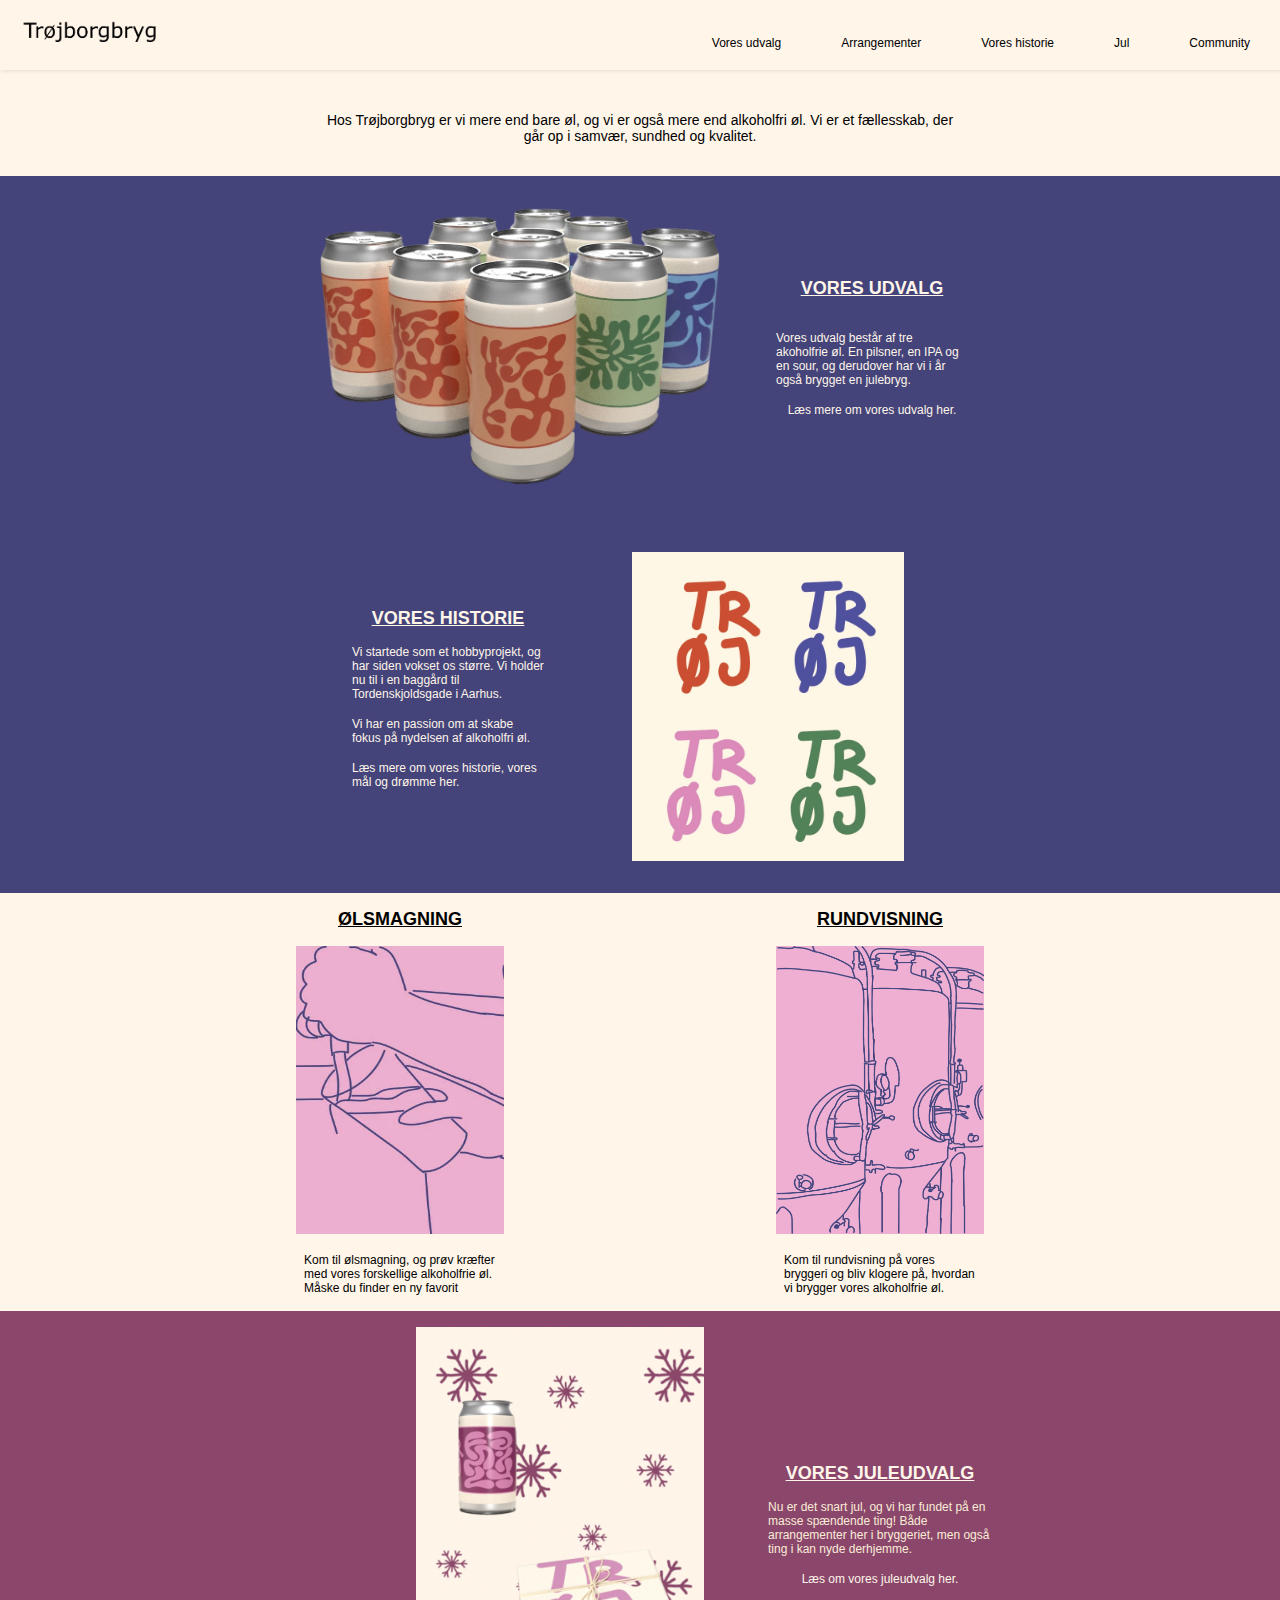
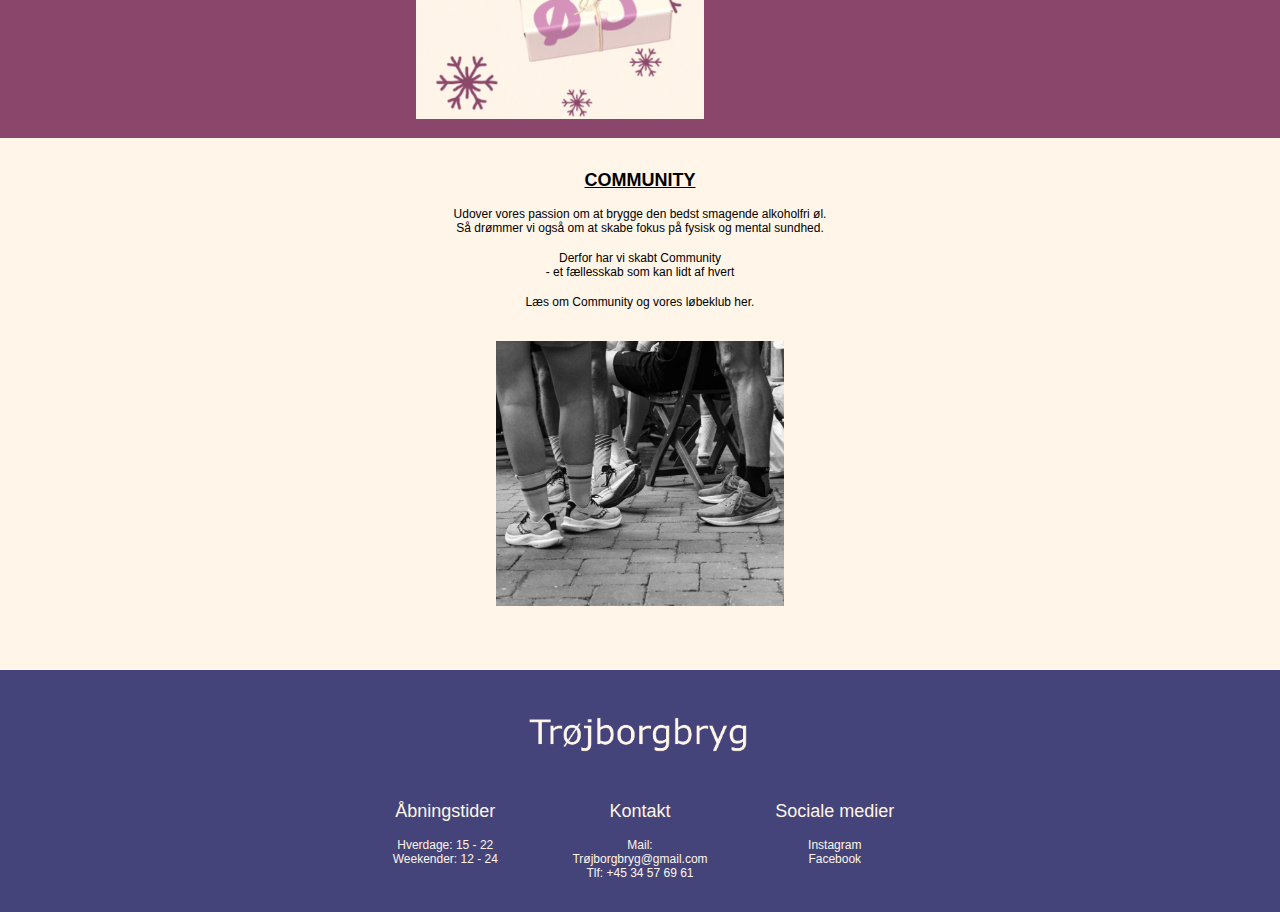
<file: index.html>
<!-- jeg starter med at anvende bruge DOCTYPE og meta tags i min head, disse ændre sig fra side til side -->

<!DOCTYPE html>
<html lang="da">
<head>
    <meta charset="UTF-8">
    <meta name="viewport" content="width=device-width, initial-scale=1.0">
    <meta name="keywords" content="Trøjborgbryg, mikrobryggeri, arrangementer, alkoholfriøl, aarhus">
    <meta name="description" content="Denne hjemmesider fortæller om mikrobyrggerriet Trøjborbryg, deres udvalg og hvad de ellers tilbyder ">
    <title> Trøjborgbryg </title>
    <!-- Link til favicon -->
    <link rel="shortcut icon" href="billeder/favicon.webp">
    <!-- link til stylesheet -->
    <link rel="stylesheet" href="css/style-forside.css">
</head>

<body>

    <!-- jeg starter med at lavet min header, hvori min navbar er  -->
    <header class="header">
        <nav>
                <a class="logo" href="index.html"> <img class="logo" src="billeder/logo.webp" alt="logo til trøjborgbryg"></a> 
                <input class="menu-btn" type="checkbox" id="menu-btn">
                <label class="menu-icon" for="menu-btn"><span class="nav-icon"></span></label>

              <!-- laver en nav med en ul og indsætter menupunkter og submenuer 
            samt indsætter links til de forskelige sider-->
                <ul class="menu">
                    <li> <a href="vores-udvalg.html">Vores udvalg</a> </li>

                    <li> <a href="arrangementer.html">Arrangementer</a>
                        <ul class="submenu">
                            <li><a href="olsmagning.html">Ølsmagning</a></li>
                            <li> <a href="rundvisning.html">Rundvisning</a></li>
                        </ul>
                    </li>

                    <li><a href="vores-historie.html">Vores historie</a></li>

                    <li><a href="jul.html">Jul</a>
                        <ul class="submenu">
                            <li><a href="julebryg.html">Julebryg</a></li>
                            <li><a href="adventskalender.html">Adventskalender</a></li>
                            <li><a href="julebanko.html">Julebanko</a></li>
                        </ul>
                    </li>

                    <li><a href="community.html">Community</a>
                        <ul class="submenu">
                            <li><a href="lobeklub.html">Løbeklub</a></li>
                        </ul>
                    </li>
                </ul>
        </nav>  
         
    </header>

    <!-- efter min header, vil jeg nu indsætte mit main afsnit, som er alt indholdet på siden -->

    <main>

        <!-- jeg starter med at indsætte det første afsnit  -->
        <div class="overste-tekst">
            <p>Hos Trøjborgbryg er vi mere end bare øl, 
            og vi er også mere end alkoholfri øl. 
            Vi er et fællesskab, der går op i samvær, sundhed og kvalitet. </p>  
        </div>
        <section class="teaser-udvalg">
            <div class="billede-udvalg">
                <img src="billeder/vores-udvalg.webp" alt="billede af dåser fra Trøjbrogbryg">
            </div>

            <div class="tekst-udvalg">
                <a href="vores-udvalg.html"> <h1>VORES UDVALG</h1></a>
                <p>Vores udvalg består af tre akoholfrie øl. 
                En pilsner, en IPA og en sour, og derudover har vi i år også brygget en julebryg.</p>
                <a href="vores-udvalg.html">Læs mere om vores udvalg her.</a> 
            </div>
            
        </section>

            <!-- jeg indsætter nu mit andet afsnit -->

        <section class="teaser-historie">
            <div class="billede-historie1">
                <img src="billeder/logo-troj.webp" alt="billede af grafisk logo til trøjborgbryg i flere farver ">
            </div>

            <div class="tekst-historie">
                 <a href="vores-historie.html"><h1>VORES HISTORIE</h1></a>
                <p>Vi startede som et hobbyprojekt, 
                og har siden vokset os større. 
                Vi holder nu til i en baggård til
                Tordenskjoldsgade i Aarhus. </p>
                <p>Vi har en passion om at skabe
                fokus på nydelsen af alkoholfri øl.</p>
            
                <a href="vores-historie.html">Læs mere om vores historie, vores mål og drømme her. </a>
            </div>

            <div class="billede-historie2">
                <img src="billeder/logo-troj.webp" alt="billede af grafisk logo til trøjborgbryg i flere farver ">
            </div>
        </section>


        <!-- jeg laver nu mit næste afsnit med ølsmagning og rundvsning, jeg indsætter det i to div, 
        for at kunne rokere på dem alt efter størrelsen på skærmen-->

        <div class="forside-arrangementer">

            <section class="teaser-olsmagning">
                <a href="olsmagning.html"> <h1>ØLSMAGNING</h1></a>
                <a href="olsmagning.html"><img src="billeder/olsmagning2.webp" alt="billede med øl der bliver hældt op fra Trøjborgbryg"></a>
                <p>Kom til ølsmagning, og prøv kræfter med vores forskellige alkoholfrie øl. 
                    Måske du finder en ny favorit</p>
            </section>

            <section class="teaser-rundvisning">
                <a href="rundvisning.html"> <h1>RUNDVISNING</h1></a>
               <a href="rundvisning.html"> <img src="billeder/rundvisning.webp" alt="Viser et billeder af øltankene på Trøjborgbryg"></a>
                <p>Kom til rundvisning på vores bryggeri og bliv klogere på, hvordan vi brygger vores alkoholfrie øl. </p>
            </section>
        </div>

        <!-- jeg laver nu mit juleafsnit -->

        <section class="teaser-jul">

            <div class="jul-billede">
                <img src="billeder/jul.webp" alt="billede med juleudvalg på trøjborgbryg">
            </div>

            <div class="tekst-jul">
                <a href="jul.html"><h1>VORES JULEUDVALG</h1></a>
                <p>Nu er det snart jul, og vi har fundet på en masse spændende ting! 
                Både arrangementer her i bryggeriet, men også ting i kan nyde derhjemme.
                </p>
                <a href="jul.html">Læs om vores juleudvalg her.</a>
            </div>
        </section>

        <!-- jeg laver nu mit afsnit om Community -->

        <section class="teaser-community">
            <a href="community.html"><h1>COMMUNITY</h1></a>
            <p>Udover vores passion om at brygge 
                den bedst smagende alkoholfri øl. 
                Så drømmer vi også om at skabe fokus
                på fysisk og mental sundhed. 
                </p>
            <p>Derfor har vi skabt Community
               <br> - et fællesskab som kan lidt af hvert</p>

            <a class="lobe-link" href="community.html">Læs om Community og vores løbeklub her.</a>
            <img src="billeder/lobeklub-billede1.webp" alt="Billede af løbeklub hos Trøjborgbryg">

        </section>

    </main>

    <!-- efter min main, indsætter jeg nu min footer, som er placeret nederst på siden -->


<footer>

      <img src="billeder/logo2.webp" alt="Logo til trøjborgbryg">

        <div class="footer">
            <div class="aabningstider">
                <h2>Åbningstider </h2>
                <p>Hverdage: 15 - 22</p>
                <p>Weekender: 12 - 24</p>
             </div>

            <div class="kontakt">
                <h2>Kontakt</h2>
                <a href="mailto:Trøjborgbryg@gmail.com">Mail: Trøjborgbryg@gmail.com</a>
                <p>Tlf: +45 34 57 69 61 </p>
            </div>

            <div class="socialemedier">
                <h2>Sociale medier</h2>
                <a href="#">Instagram</a>
                <br>
                <a href="#">Facebook</a>
            </div>
        </div>
</footer>



</body>
</file>
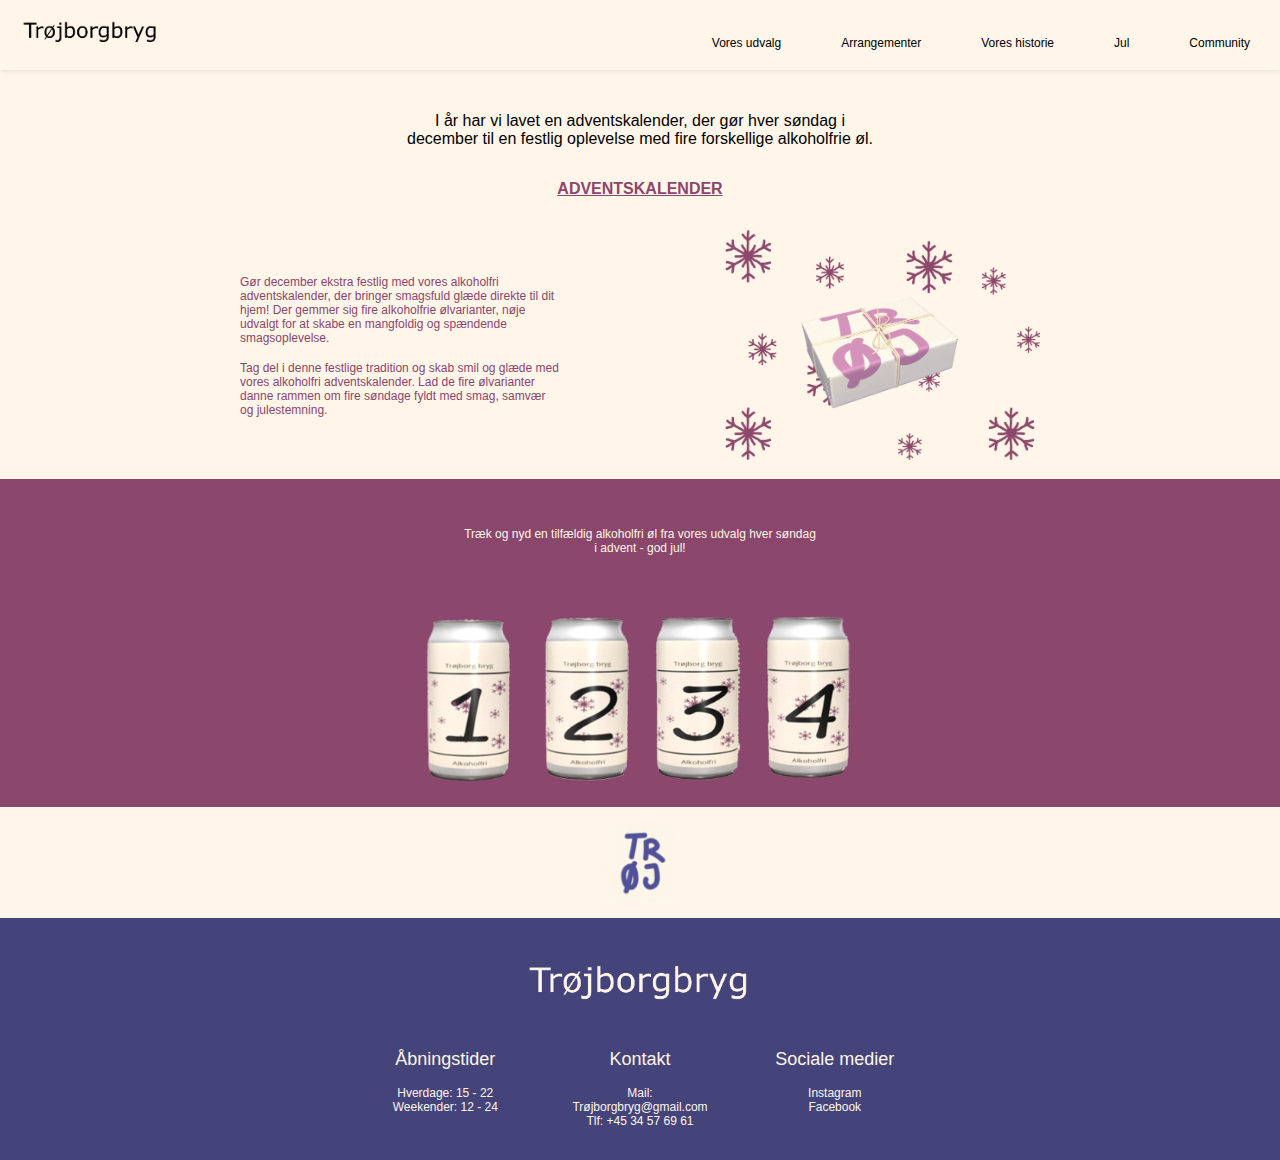
<file: adventskalender.html>
<!-- jeg starter med at anvende bruge DOCTYPE og meta tags i min head, disse ændre sig fra side til side -->

<!DOCTYPE html>
<html lang="da">
<head>
    <meta charset="UTF-8">
    <meta name="viewport" content="width=device-width, initial-scale=1.0">
    <meta name="keywords" content="Trøjborgbryg, mikrobryggeri, arrangementer, alkoholfriøl, aarhus, adventskalender">
    <meta name="description" content="Denne side fortæller om Trøjbrogbryg adventskalender, med alkoholfri øl ">
    <title> Trøjborgbryg </title>
    <!-- Link til favicon -->
    <link rel="shortcut icon" href="billeder/favicon.webp">
    <!-- link til stylesheet -->
    <link rel="stylesheet" href="css/style-adventskalender.css">
</head>

<body>

    <!-- jeg starter med at lavet min header, hvori min navbar er  -->
    <header class="header">
        <nav>
                <a class="logo" href="index.html"> <img class="logo" src="billeder/logo.webp" alt="logo til trøjborgbryg"></a> 
                <input class="menu-btn" type="checkbox" id="menu-btn">
                <label class="menu-icon" for="menu-btn"><span class="nav-icon"></span></label>

              <!-- laver en nav med en ul og indsætter menupunkter og submenuer 
            samt indsætter links til de forskelige sider-->
                <ul class="menu">
                    <li> <a href="vores-udvalg.html">Vores udvalg</a> </li>

                    <li> <a href="arrangementer.html">Arrangementer</a>
                        <ul class="submenu">
                            <li><a href="olsmagning.html">Ølsmagning</a></li>
                            <li> <a href="rundvisning.html">Rundvisning</a></li>
                        </ul>
                    </li>

                    <li><a href="vores-historie.html">Vores historie</a></li>

                    <li><a href="jul.html">Jul</a>
                        <ul class="submenu">
                            <li><a href="julebryg.html">Julebryg</a></li>
                            <li><a href="adventskalender.html">Adventskalender</a></li>
                            <li><a href="julebanko.html">Julebanko</a></li>
                        </ul>
                    </li>

                    <li><a href="community.html">Community</a>
                        <ul class="submenu">
                            <li><a href="lobeklub.html">Løbeklub</a></li>
                        </ul>
                    </li>
                </ul>
        </nav>  
         
    </header>

    <!-- efter min main, indsætter jeg nu min footer, som er placeret nederst på siden -->
<main> 
    
    <section class="overste-tekst">
        <p>I år har vi lavet en adventskalender, der gør hver søndag i december til en festlig oplevelse med fire forskellige alkoholfrie øl.</p>
    </section>
    
    <h1>ADVENTSKALENDER</h1>
    
    <section class="adventskalender">
        
       
        <div class="tekst-adventskalender">
            <p>Gør december ekstra festlig med vores alkoholfri adventskalender, der bringer smagsfuld glæde direkte til dit hjem!
                Der gemmer sig fire alkoholfrie ølvarianter, nøje udvalgt for at skabe en mangfoldig og spændende smagsoplevelse.</p>
            <p>Tag del i denne festlige tradition og skab smil og glæde med vores alkoholfri adventskalender.
                Lad de fire ølvarianter danne rammen om fire søndage fyldt med smag, samvær og julestemning. </p>
        </div>

        <div class="billede-adventskalender">
            <img src="billeder/adventskalender2.webp" alt="Adventskalender ved Trøjborgbryg">
        </div>
    </section>


    <div class="adventskalender-link"><a  href="adventskalender.html">Træk og nyd en tilfældig alkoholfri øl fra vores udvalg hver søndag i advent - god jul!</a></div>
    
    <section class="adventskalender-teaser">
        <div class="advents-daase1"><img src="billeder/advents-daase1.webp" alt="1. og 2. advents dåser fra Trøjborgbryg "></div>
    </section>


   
     <div class="blaa-logo"><img src="billeder/blaa-logo.webp" alt="Grafisk logo til Trøjborgbryg i blå"></div>
</main>

<footer>

    <img src="billeder/logo2.webp" alt="Logo til trøjborgbryg">

      <div class="footer">
          <div class="aabningstider">
              <h2>Åbningstider </h2>
              <p>Hverdage: 15 - 22</p>
              <p>Weekender: 12 - 24</p>
           </div>

          <div class="kontakt">
              <h2>Kontakt</h2>
              <a href="mailto:Trøjborgbryg@gmail.com">Mail: Trøjborgbryg@gmail.com</a>
              <p>Tlf: +45 34 57 69 61 </p>
          </div>

          <div class="socialemedier">
              <h2>Sociale medier</h2>
              <a href="#">Instagram</a>
              <br>
              <a href="#">Facebook</a>
          </div>
      </div>
</footer>

</body>



    <!-- efter min header, vil jeg nu indsætte mit main afsnit, som er alt indholdet på siden -->
</file>
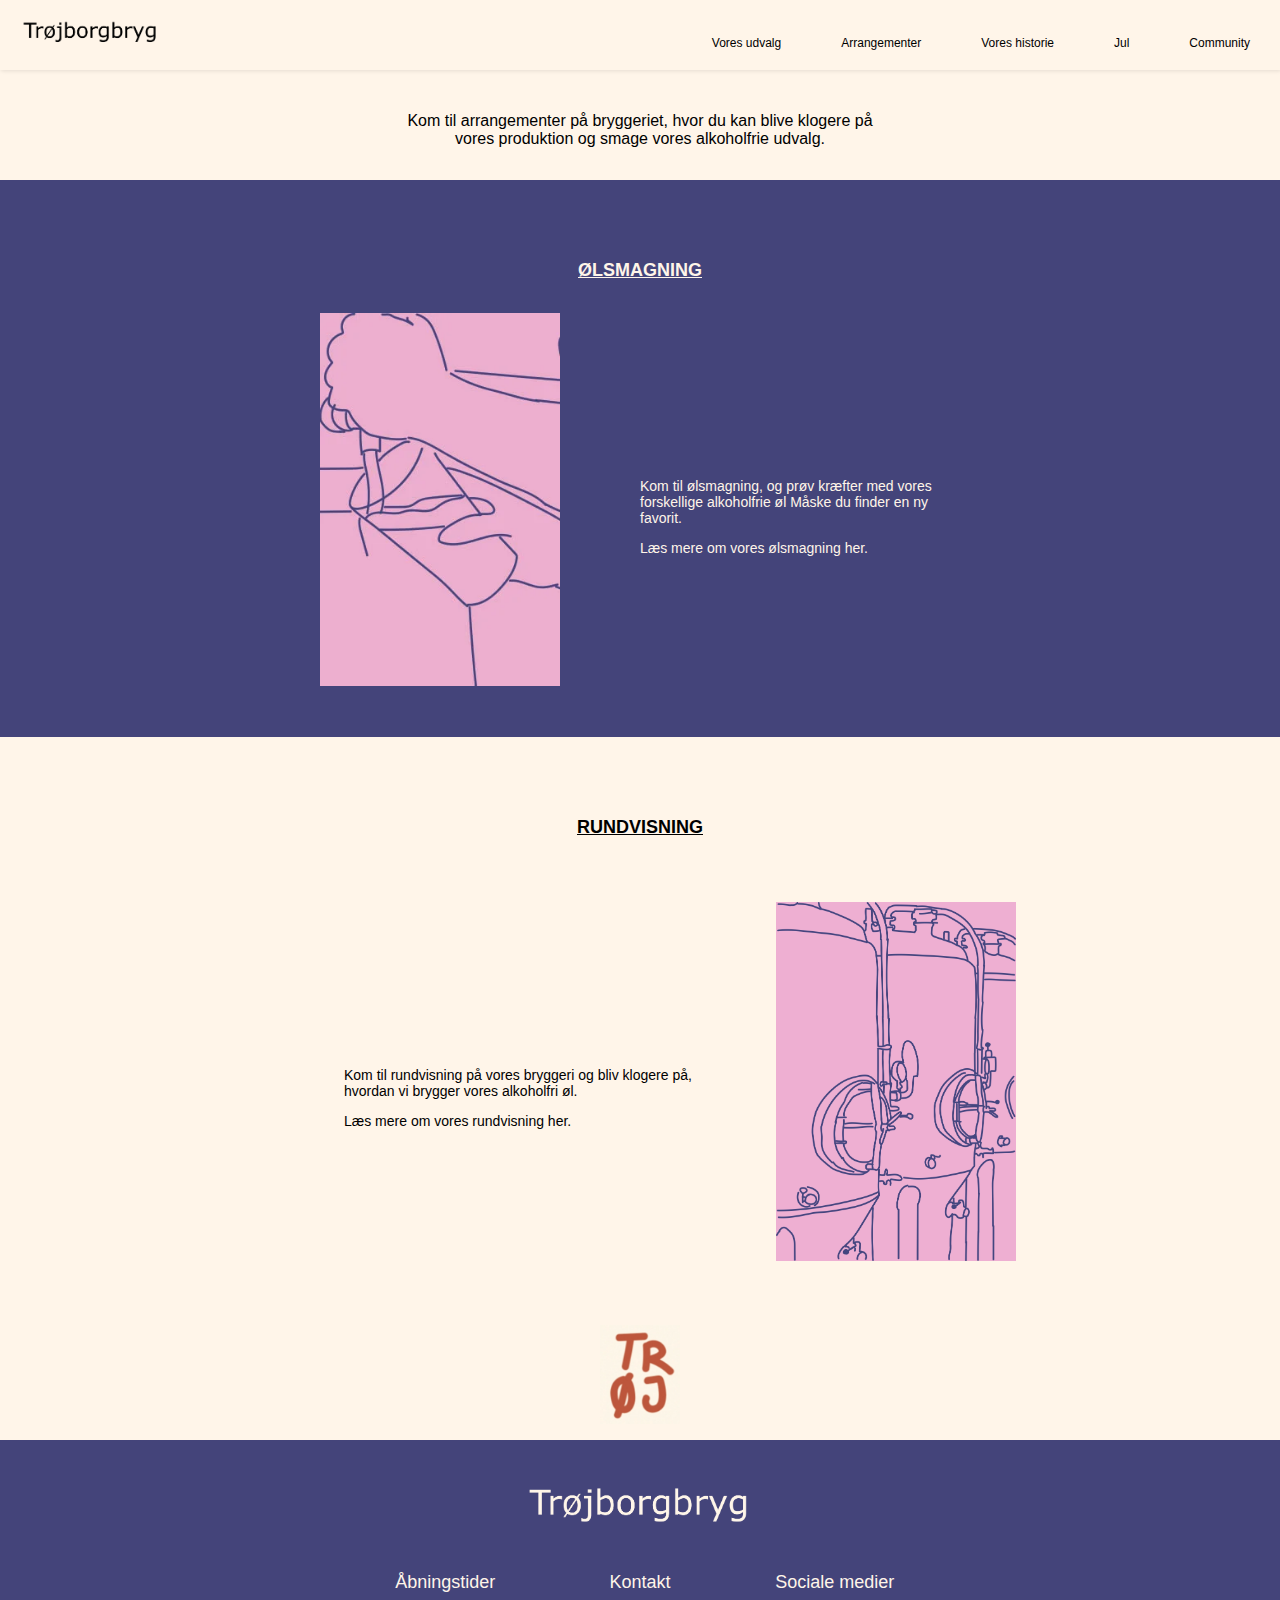
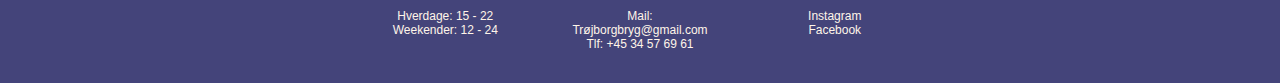
<file: arrangementer.html>
<!-- jeg starter med at anvende bruge DOCTYPE og meta tags i min head, disse ændre sig fra side til side -->

<!DOCTYPE html>
<html lang="da">
<head>
    <meta charset="UTF-8">
    <meta name="viewport" content="width=device-width, initial-scale=1.0">
    <meta name="keywords" content="Trøjborgbryg, mikrobryggeri, arrangementer, alkoholfriøl, aarhus, rundvisning, ølsmagning">
    <meta name="description" content="Denne side fortæller om hvilke arrangementer der er hos Trøjborgbryg.  ">
    <title> Trøjborgbryg </title>
    <!-- Link til favicon -->
    <link rel="shortcut icon" href="billeder/favicon.webp">
    <!-- link til stylesheet -->
    <link rel="stylesheet" href="css/style-arrangementer.css">
</head>

<body>
    
<!-- jeg starter med at lavet min header, hvori min navbar er  -->
<header class="header">
    <nav>
            <a class="logo" href="index.html"> <img class="logo" src="billeder/logo.webp" alt="logo til trøjborgbryg"></a> 
            <input class="menu-btn" type="checkbox" id="menu-btn">
            <label class="menu-icon" for="menu-btn"><span class="nav-icon"></span></label>

          <!-- laver en nav med en ul og indsætter menupunkter og submenuer 
        samt indsætter links til de forskelige sider-->
            <ul class="menu">
                <li> <a href="vores-udvalg.html">Vores udvalg</a> </li>

                <li> <a href="arrangementer.html">Arrangementer</a>
                    <ul class="submenu">
                        <li><a href="olsmagning.html">Ølsmagning</a></li>
                        <li> <a href="rundvisning.html">Rundvisning</a></li>
                    </ul>
                </li>

                <li><a href="vores-historie.html">Vores historie</a></li>

                <li><a href="jul.html">Jul</a>
                    <ul class="submenu">
                        <li><a href="julebryg.html">Julebryg</a></li>
                        <li><a href="adventskalender.html">Adventskalender</a></li>
                        <li><a href="julebanko.html">Julebanko</a></li>
                    </ul>
                </li>

                <li><a href="community.html">Community</a>
                    <ul class="submenu">
                        <li><a href="lobeklub.html">Løbeklub</a></li>
                    </ul>
                </li>
            </ul>
    </nav>  
     
</header>

<!-- efter min header, vil jeg nu indsætte mit main afsnit, som er alt indholdet på siden -->

<main>
    <!-- jeg starter med at indsætte den første tekst -->

    <div class="overste-tekst">
        <p>Kom til arrangementer på bryggeriet, hvor du kan blive klogere på vores produktion og smage vores alkoholfrie udvalg. </p>
    </div>

    <section class="olsmagning">
        <a href="olsmagning.html"><h1>ØLSMAGNING</h1></a>

        <section class="olsmagning-teaser">
            <div class="billede-olsmagning">
                <img src="billeder/olsmagning2.webp" alt="Billeder med øl der bliver hældt op fra Trøjbrogbryg">
             </div>

            <div class="tekst-olsmagning">
                <p>Kom til ølsmagning, og prøv kræfter med vores forskellige alkoholfrie øl 
                Måske du finder en ny favorit.</p>
                <br><a href="olsmagning.html">Læs mere om vores ølsmagning her.</a>
            </div>
        </section>

    </section> 

    <section class="rundvisning">
        <a href="rundvisning.html"><h1>RUNDVISNING</h1></a>

        <section class="rundvisning-teaser">
            <div class="billede-rundvisning1">
                <img src="billeder/rundvisning.webp" alt="Billeder med øl-tanke fra Trøjbrogbryg">
             </div>

            <div class="tekst-rundvisning">
                 <p>Kom til rundvisning på vores bryggeri og bliv klogere på, hvordan vi brygger vores alkoholfri øl.</p>
                <br><a href="rundvisning.html">Læs mere om vores rundvisning her.</a>
             </div>

             <div class="billede-rundvisning2">
                <img src="billeder/rundvisning.webp" alt="Billeder med dåser fra Trøjbrogbryg">
             </div>
        </section>


    </section> 

    <div class="orange-logo"><img  src="billeder/troj-orange.webp" alt="Orange logo for trøjborgbryg"></div>

</main>

    <!-- efter min main, indsætter jeg nu min footer, som er placeret nederst på siden -->


    <footer>

        <img src="billeder/logo2.webp" alt="Logo til trøjborgbryg">
  
          <div class="footer">
              <div class="aabningstider">
                  <h2>Åbningstider </h2>
                  <p>Hverdage: 15 - 22</p>
                  <p>Weekender: 12 - 24</p>
               </div>
  
              <div class="kontakt">
                  <h2>Kontakt</h2>
                  <a href="mailto:Trøjborgbryg@gmail.com">Mail: Trøjborgbryg@gmail.com</a>
                  <p>Tlf: +45 34 57 69 61 </p>
              </div>
  
              <div class="socialemedier">
                  <h2>Sociale medier</h2>
                  <a href="#">Instagram</a>
                  <br>
                  <a href="#">Facebook</a>
              </div>
          </div>
  </footer>


</body>
</file>
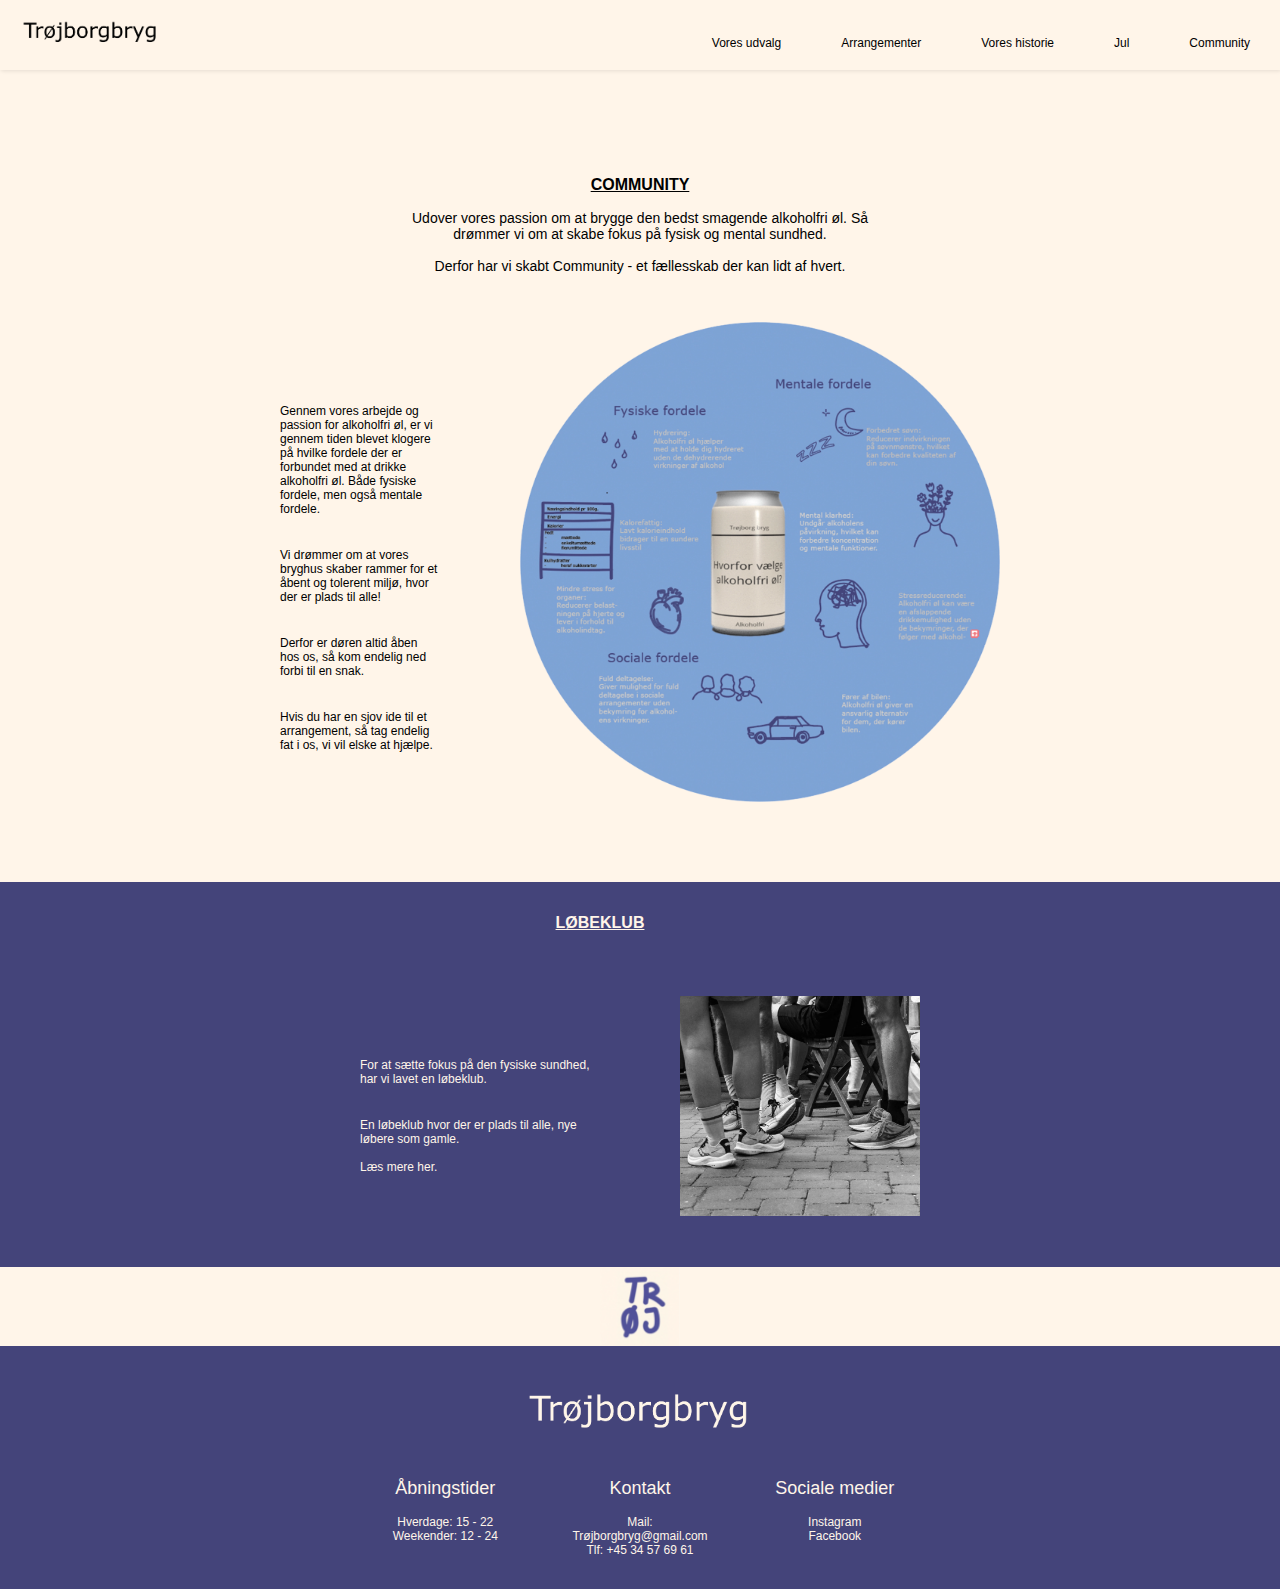
<file: community.html>
<!-- jeg starter med at anvende bruge DOCTYPE og meta tags i min head, disse ændre sig fra side til side -->

<!DOCTYPE html>
<html lang="da">
<head>
    <meta charset="UTF-8">
    <meta name="viewport" content="width=device-width, initial-scale=1.0">
    <meta name="keywords" content="Trøjborgbryg, mikrobryggeri, arrangementer, alkoholfriøl, aarhus, sundhed">
    <meta name="description" content="Denne side fortæller om Trøjborbrygs fællesskab for sundhed ">
    <title> Trøjborgbryg </title>
    <!-- Link til favicon -->
    <link rel="shortcut icon" href="billeder/favicon.webp">
    <!-- link til stylesheet -->
    <link rel="stylesheet" href="css/style-community.css">
</head>

<body>
    
<!-- jeg starter med at lavet min header, hvori min navbar er  -->
<header class="header">
    <nav>
            <a class="logo" href="index.html"> <img class="logo" src="billeder/logo.webp" alt="logo til trøjborgbryg"></a> 
            <input class="menu-btn" type="checkbox" id="menu-btn">
            <label class="menu-icon" for="menu-btn"><span class="nav-icon"></span></label>

          <!-- laver en nav med en ul og indsætter menupunkter og submenuer 
        samt indsætter links til de forskelige sider-->
            <ul class="menu">
                <li> <a href="vores-udvalg.html">Vores udvalg</a> </li>

                <li> <a href="arrangementer.html">Arrangementer</a>
                    <ul class="submenu">
                        <li><a href="olsmagning.html">Ølsmagning</a></li>
                        <li> <a href="rundvisning.html">Rundvisning</a></li>
                    </ul>
                </li>

                <li><a href="vores-historie.html">Vores historie</a></li>

                <li><a href="jul.html">Jul</a>
                    <ul class="submenu">
                        <li><a href="julebryg.html">Julebryg</a></li>
                        <li><a href="adventskalender.html">Adventskalender</a></li>
                        <li><a href="julebanko.html">Julebanko</a></li>
                    </ul>
                </li>

                <li><a href="community.html">Community</a>
                    <ul class="submenu">
                        <li><a href="lobeklub.html">Løbeklub</a></li>
                    </ul>
                </li>
            </ul>
    </nav>  
     
</header>

<!-- efter min header, vil jeg nu indsætte mit main afsnit, som er alt indholdet på siden -->

<main>
    <!-- jeg starter med at indsætte den første tekst -->

    <h1>COMMUNITY</h1>
    <div class="overste-tekst">
    <p>Udover vores passion om at brygge den bedst smagende alkoholfri øl. Så drømmer vi om at skabe fokus på fysisk og mental sundhed. </p>
    <p> Derfor har vi skabt Community - et fællesskab der kan lidt af hvert.  </p>
    </div>

    <section class="community">
        
        <section class="community-info">

            <div class="billede-community1">
                <img src="billeder/infographic.webp" alt="Billeder med infographic om Trøjbrogbryg og deres community">
             </div>
           
            <div class="tekst-community">
            <p> Gennem vores arbejde og passion for alkoholfri øl, er vi gennem tiden blevet klogere på hvilke fordele der er forbundet med at drikke alkoholfri øl. Både fysiske fordele, men også mentale fordele.</p>
            <p> Vi drømmer om at vores bryghus skaber rammer for et åbent og tolerent miljø, hvor der er plads til alle! </p>
            <p> Derfor er døren altid åben hos os, så kom endelig ned forbi til en snak. </p>
            <p> Hvis du har en sjov ide til et arrangement, så tag endelig fat i os, vi vil elske at hjælpe.</p>
            </div>

            <div class="billede-community2">
                <img src="billeder/infographic.webp" alt="Billeder med infographic om Trøjbrogbryg og deres community">
             </div>

        </section>

    </section> 

    <section class="lobeklub">
        <a href="lobeklub.html"><h1>LØBEKLUB</h1></a>

        <section class="lobeklub-teaser">
            
            <div class="tekst-lobeklub">
                <p>For at sætte fokus på den fysiske sundhed, har vi lavet en løbeklub.</p>
                <p>En løbeklub hvor der er plads til alle, nye løbere som gamle. </p>
                <br> <a href="lobeklub.html">Læs mere her.</a>
             </div>

             <div class="billede-lobeklub">
                <img src="billeder/lobeklub-billede1.webp" alt="Billeder med løbere fra løbeklub hos Trøjbrogbryg">
             </div>
        </section>

    </section> 

    <div class="blaa-logo"><img  src="billeder/blaa-logo.webp" alt="blå logo for trøjborgbryg"></div>

</main>

    <!-- efter min main, indsætter jeg nu min footer, som er placeret nederst på siden -->


    <footer>

        <img src="billeder/logo2.webp" alt="Logo til trøjborgbryg">
  
          <div class="footer">
              <div class="aabningstider">
                  <h2>Åbningstider </h2>
                  <p>Hverdage: 15 - 22</p>
                  <p>Weekender: 12 - 24</p>
               </div>
  
              <div class="kontakt">
                  <h2>Kontakt</h2>
                  <a href="mailto:Trøjborgbryg@gmail.com">Mail: Trøjborgbryg@gmail.com</a>
                  <p>Tlf: +45 34 57 69 61 </p>
              </div>
  
              <div class="socialemedier">
                  <h2>Sociale medier</h2>
                  <a href="#">Instagram</a>
                  <br>
                  <a href="#">Facebook</a>
              </div>
          </div>
  </footer>


</body>
</file>
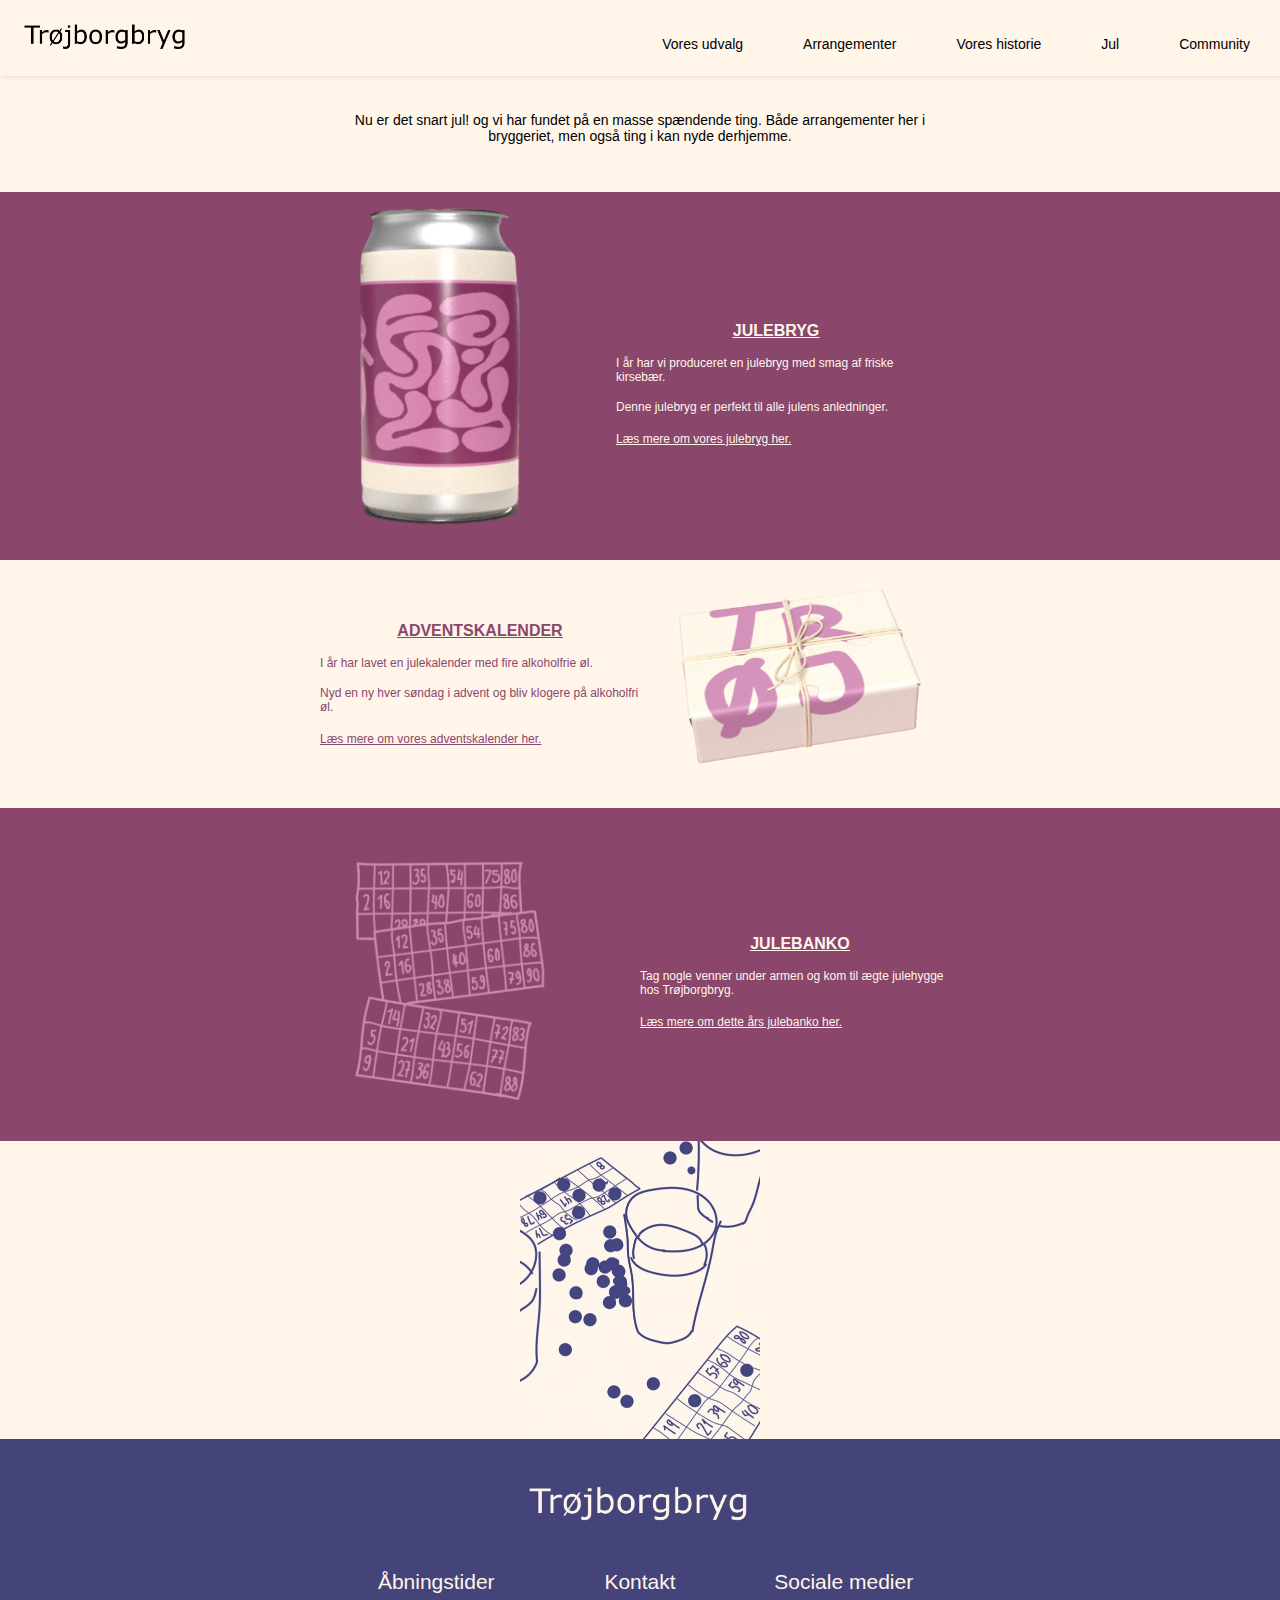
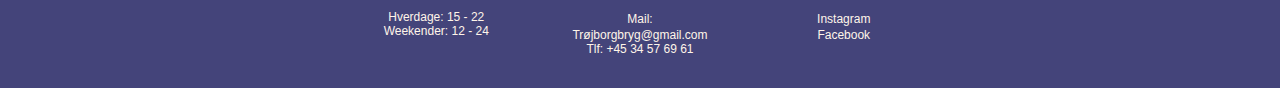
<file: jul.html>
<!-- jeg starter med at anvende bruge DOCTYPE og meta tags i min head, disse ændre sig fra side til side -->

<!DOCTYPE html>
<html lang="da">
<head>
    <meta charset="UTF-8">
    <meta name="viewport" content="width=device-width, initial-scale=1.0">
    <meta name="keywords" content="Trøjborgbryg, mikrobryggeri, arrangementer, alkoholfriøl, aarhus, jul">
    <meta name="description" content="Denne side fortæller om trøjborgbrygs juleudvalg ">
    <title> Trøjborgbryg </title>
     <!-- Link til favicon -->
     <link rel="shortcut icon" href="billeder/favicon.webp">
    <!-- link til stylesheet -->
    <link rel="stylesheet" href="css/style-jul.css">
</head>

<body>
    
  <!-- jeg starter med at lavet min header, hvori min navbar er  -->
  <header class="header">
    <nav>
            <a class="logo" href="index.html"> <img class="logo" src="billeder/logo.webp" alt="logo til trøjborgbryg"></a> 
            <input class="menu-btn" type="checkbox" id="menu-btn">
            <label class="menu-icon" for="menu-btn"><span class="nav-icon"></span></label>

          <!-- laver en nav med en ul og indsætter menupunkter og submenuer 
        samt indsætter links til de forskelige sider-->
            <ul class="menu">
                <li> <a href="vores-udvalg.html">Vores udvalg</a> </li>

                <li> <a href="arrangementer.html">Arrangementer</a>
                    <ul class="submenu">
                        <li><a href="olsmagning.html">Ølsmagning</a></li>
                        <li> <a href="rundvisning.html">Rundvisning</a></li>
                    </ul>
                </li>

                <li><a href="vores-historie.html">Vores historie</a></li>

                <li><a href="jul.html">Jul</a>
                    <ul class="submenu">
                        <li><a href="julebryg.html">Julebryg</a></li>
                        <li><a href="adventskalender.html">Adventskalender</a></li>
                        <li><a href="julebanko.html">Julebanko</a></li>
                    </ul>
                </li>

                <li><a href="community.html">Community</a>
                    <ul class="submenu">
                        <li><a href="lobeklub.html">Løbeklub</a></li>
                    </ul>
                </li>
            </ul>
    </nav>  
     
</header>

<!-- efter min header, vil jeg nu indsætte mit main afsnit, som er alt indholdet på siden -->
<main>
    <div class="forste-afsnit"> 
        <p>Nu er det snart jul! og vi har fundet på en masse spændende ting. 
            Både arrangementer her i bryggeriet, men også ting i kan nyde derhjemme.</p>
    </div>

    <!-- jeg indsætter min sektion til min julebryg, jeg indsætter dem i en div
    for at jeg kan brug flex til at placere dem ved siden af hinanden  -->

    <section class="julebryg">

        <section class="julebryg-teaser">
            <div class="billede-julebryg">
                <img src="billeder/julebryg.webp" alt="Billede af julebryg fra Trøjborgbryg">
            </div>

            <div class="tekst-julebryg">
                <a href="julebryg.html"><h1>JULEBRYG</h1></a>
                <p>I år har vi produceret en julebryg med smag af friske kirsebær.</p>
                <p>Denne julebryg er perfekt til alle julens anledninger. </p>
                <a href="julebryg.html">Læs mere om vores julebryg her.</a>
             </div>
        </section>
    </section>

     <!-- jeg laver en sektion til adventskalender  -->
     <section class="adventskalender">

        <section class="adventskalender-teaser">
            <div class="billede-adventskalender1">
                <img src="billeder/adventskalender.webp" alt="Billede af adventskalender fra Trøjborgbryg">
             </div>

            <div class="tekst-adventskalender">
                <a href="adventskalender.html"><h1>ADVENTSKALENDER</h1></a>
                 <p>I år har lavet en julekalender med fire alkoholfrie øl. </p>
                 <p>Nyd en ny hver søndag i advent og bliv klogere på alkoholfri øl.</p>
                 <a href="adventskalender.html">Læs mere om vores adventskalender her. </a>
            </div>

            <div class="billede-adventskalender2">
            <img src="billeder/adventskalender.webp" alt="Billede af adventskalender Trøjborgbryg">
            </div>
        </section>
     </section>


     <!-- jeg laver en sektion til julebanko -->

     <section class="julebanko">

        <section class="julebanko-teaser">
            <div class="billede-julebanko">
                <img src="billeder/julebanko.webp" alt="Billede af julebankoplader fra Trøjborgbryg">
             </div>

            <div class="tekst-julebanko">
                <a href="julebanko.html"><h1>JULEBANKO</h1></a>
                <p>Tag nogle venner under armen og kom til ægte julehygge hos Trøjborgbryg. </p>
                <a href="julebanko.html">Læs mere om dette års julebanko her. </a>
            </div>
        </section>
     </section>


     <div class="banko-aften"><img src="billeder/banko-aften.webp" alt="Billede med øl og bankoplader"></div>

     
</main>

<!-- efter min main, indsætter jeg nu min footer, som er placeret nederst på siden -->


<footer>

    <img src="billeder/logo2.webp" alt="Logo til trøjborgbryg">

      <div class="footer">
          <div class="aabningstider">
              <h2>Åbningstider </h2>
              <p>Hverdage: 15 - 22</p>
              <p>Weekender: 12 - 24</p>
           </div>

          <div class="kontakt">
              <h2>Kontakt</h2>
              <a href="mailto:Trøjborgbryg@gmail.com">Mail: Trøjborgbryg@gmail.com</a>
              <p>Tlf: +45 34 57 69 61 </p>
          </div>

          <div class="socialemedier">
              <h2>Sociale medier</h2>
              <a href="#">Instagram</a>
              <br>
              <a href="#">Facebook</a>
          </div>
      </div>
</footer>


</body>
</file>
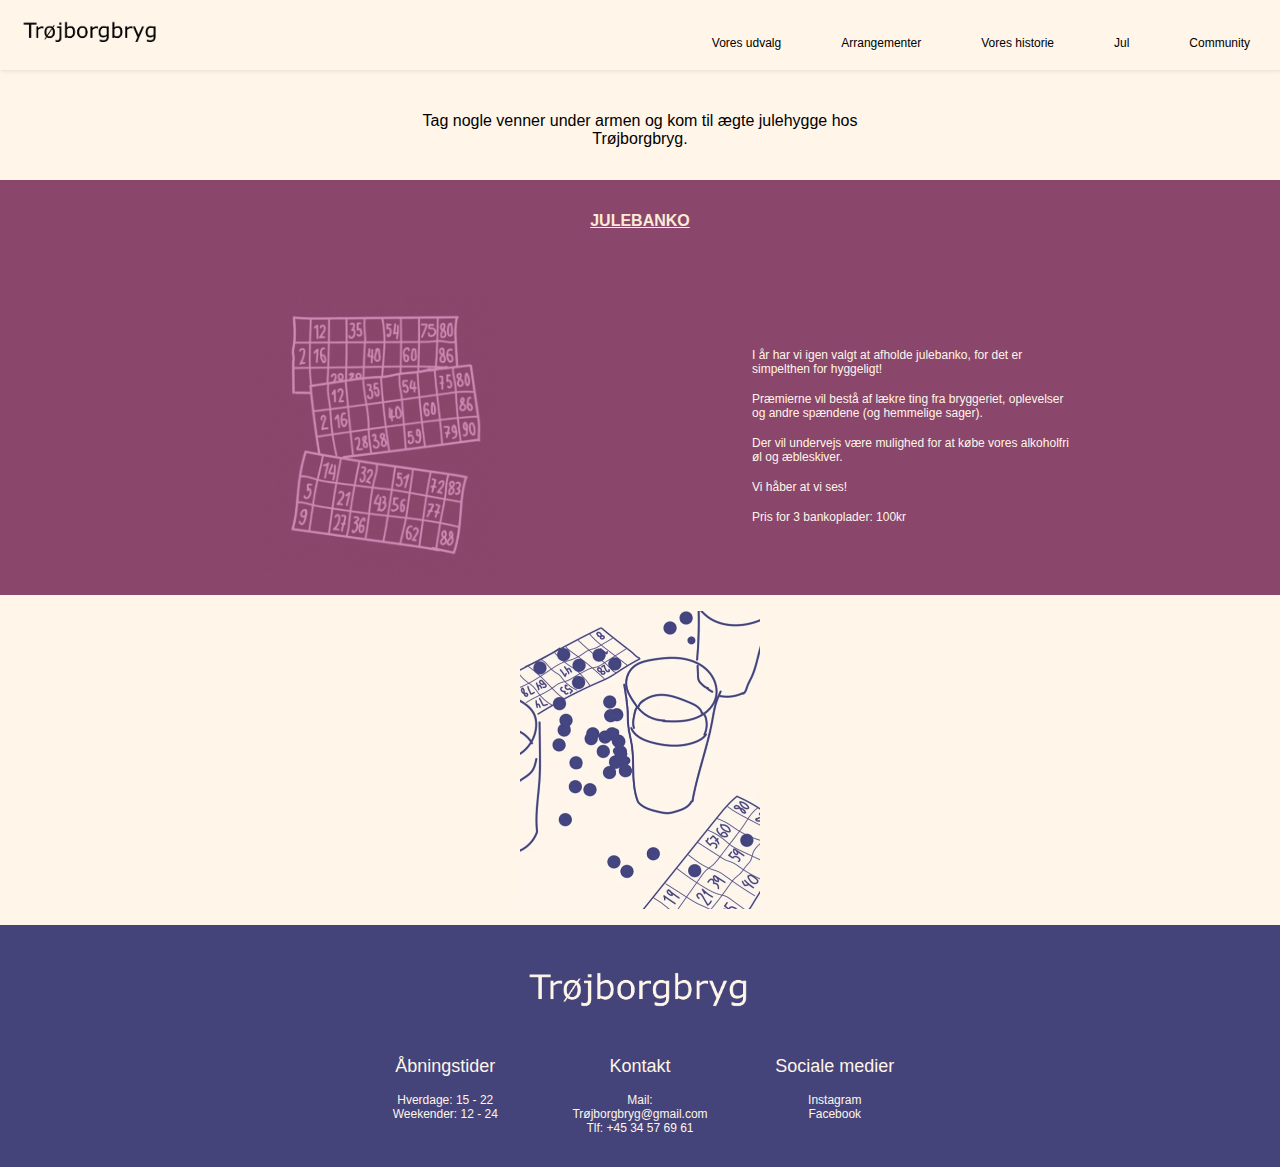
<file: julebanko.html>
<!-- jeg starter med at anvende bruge DOCTYPE og meta tags i min head, disse ændre sig fra side til side -->

<!DOCTYPE html>
<html lang="da">
<head>
    <meta charset="UTF-8">
    <meta name="viewport" content="width=device-width, initial-scale=1.0">
    <meta name="keywords" content="Trøjborgbryg, mikrobryggeri, arrangementer, alkoholfriøl, aarhus, jul, banko">
    <meta name="description" content="Denne side viser info om trøjborgbrygs julebanko ">
    <title> Trøjborgbryg </title>
    <!-- Link til favicon -->
    <link rel="shortcut icon" href="billeder/favicon.webp">
    <!-- link til stylesheet -->
    <link rel="stylesheet" href="css/style-julebanko.css">
</head>

<body>

    <!-- jeg starter med at lavet min header, hvori min navbar er  -->
    <header class="header">
        <nav>
                <a class="logo" href="index.html"> <img class="logo" src="billeder/logo.webp" alt="logo til trøjborgbryg"></a> 
                <input class="menu-btn" type="checkbox" id="menu-btn">
                <label class="menu-icon" for="menu-btn"><span class="nav-icon"></span></label>

              <!-- laver en nav med en ul og indsætter menupunkter og submenuer 
            samt indsætter links til de forskelige sider-->
                <ul class="menu">
                    <li> <a href="vores-udvalg.html">Vores udvalg</a> </li>

                    <li> <a href="arrangementer.html">Arrangementer</a>
                        <ul class="submenu">
                            <li><a href="olsmagning.html">Ølsmagning</a></li>
                            <li> <a href="rundvisning.html">Rundvisning</a></li>
                        </ul>
                    </li>

                    <li><a href="vores-historie.html">Vores historie</a></li>

                    <li><a href="jul.html">Jul</a>
                        <ul class="submenu">
                            <li><a href="julebryg.html">Julebryg</a></li>
                            <li><a href="adventskalender.html">Adventskalender</a></li>
                            <li><a href="julebanko.html">Julebanko</a></li>
                        </ul>
                    </li>

                    <li><a href="community.html">Community</a>
                        <ul class="submenu">
                            <li><a href="lobeklub.html">Løbeklub</a></li>
                        </ul>
                    </li>
                </ul>
        </nav>  
         
    </header>

    <!-- efter min main, indsætter jeg nu min footer, som er placeret nederst på siden -->
<main> 
    
    <section class="overste-tekst">
        <p>Tag nogle venner under armen og kom til ægte julehygge hos Trøjborgbryg. </p>
    </section>

    <h1>JULEBANKO</h1>
    <section class="julebanko">
        
        <div class="billede-julebanko">
            <img src="billeder/julebanko.webp" alt="årets julebanko hos Trøjborgbryg">
        </div>

        <div class="tekst-julebanko">
            <p>I år har vi igen valgt at afholde julebanko, for det er simpelthen for hyggeligt!</p>
            <p>Præmierne vil bestå af lækre ting fra bryggeriet, oplevelser og andre spændene (og hemmelige sager). </p>
            <p>Der vil undervejs være mulighed for at købe vores alkoholfri øl og æbleskiver.</p>
            <p>Vi håber at vi ses!</p>
            <p>Pris for 3 bankoplader: 100kr </p>
        </div>
    </section>


    <div class="banko-aften"><img src="billeder/banko-aften.webp" alt="Billede med øl og bankoplader"></div>

</main>

<footer>

    <img src="billeder/logo2.webp" alt="Logo til trøjborgbryg">

      <div class="footer">
          <div class="aabningstider">
              <h2>Åbningstider </h2>
              <p>Hverdage: 15 - 22</p>
              <p>Weekender: 12 - 24</p>
           </div>

          <div class="kontakt">
              <h2>Kontakt</h2>
              <a href="mailto:Trøjborgbryg@gmail.com">Mail: Trøjborgbryg@gmail.com</a>
              <p>Tlf: +45 34 57 69 61 </p>
          </div>

          <div class="socialemedier">
              <h2>Sociale medier</h2>
              <a href="#">Instagram</a>
              <br>
              <a href="#">Facebook</a>
          </div>
      </div>
</footer>

</body>



    <!-- efter min header, vil jeg nu indsætte mit main afsnit, som er alt indholdet på siden -->
</file>
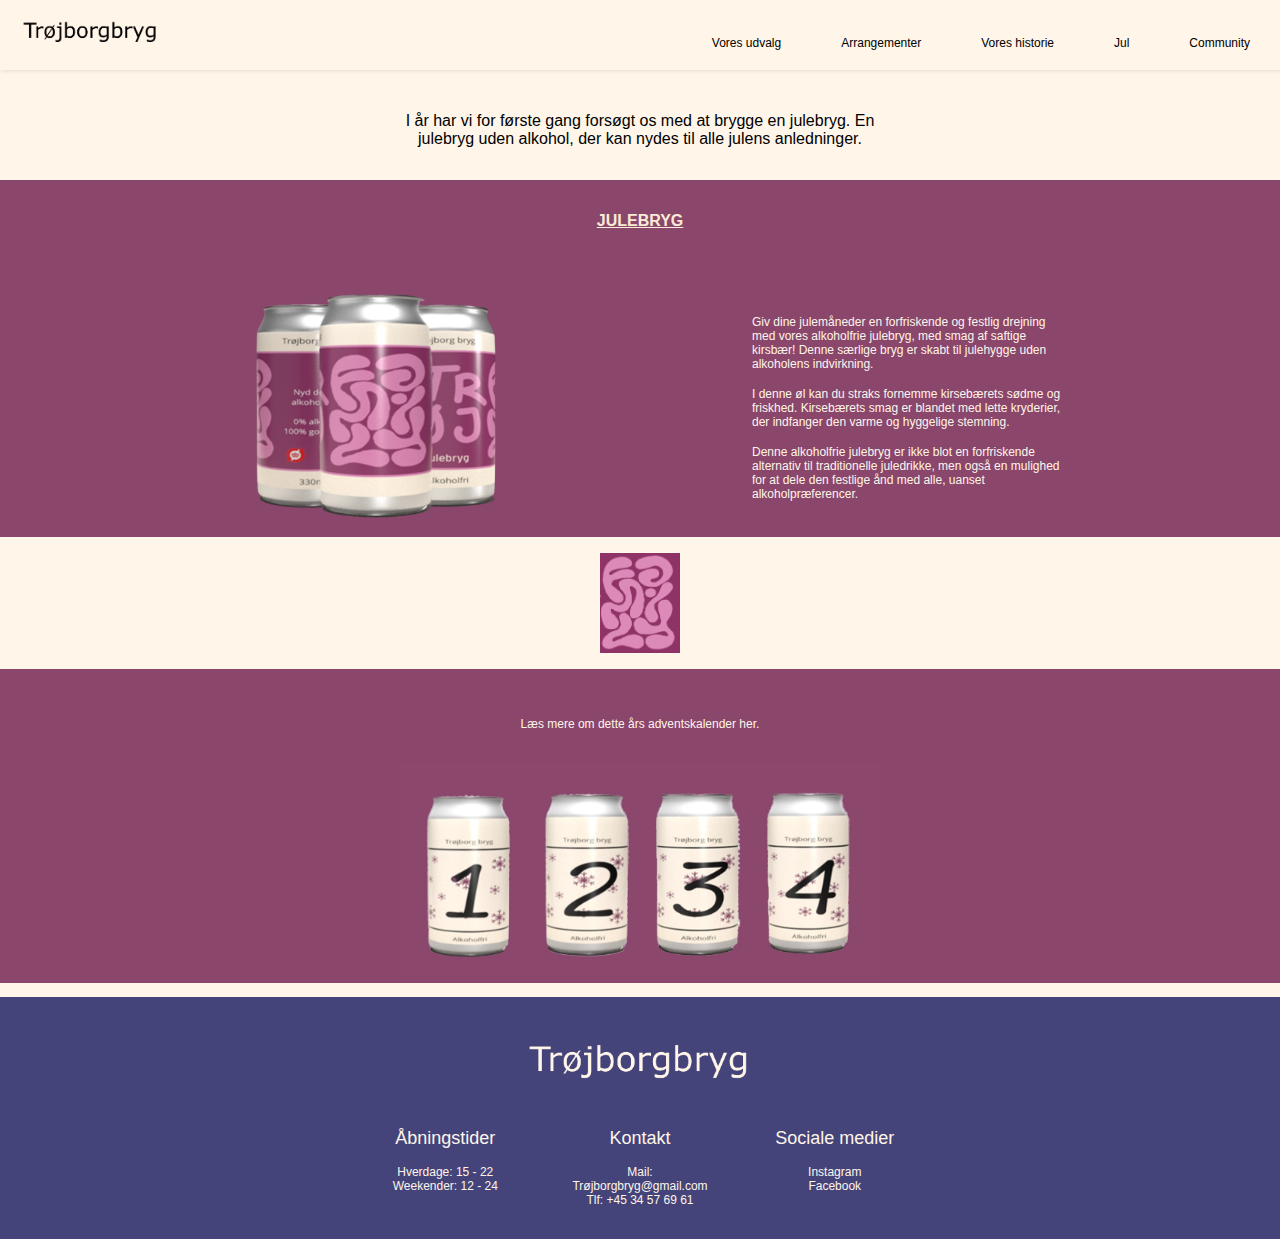
<file: julebryg.html>
<!-- jeg starter med at anvende bruge DOCTYPE og meta tags i min head, disse ændre sig fra side til side -->

<!DOCTYPE html>
<html lang="da">
<head>
    <meta charset="UTF-8">
    <meta name="viewport" content="width=device-width, initial-scale=1.0">
    <meta name="keywords" content="Trøjborgbryg, mikrobryggeri, arrangementer, alkoholfriøl, aarhus, julebryg, jul">
    <meta name="description" content="Denne side fortæller om trøjborgbrygs julebryg ">
    <title> Trøjborgbryg </title>
    <!-- Link til favicon -->
    <link rel="shortcut icon" href="billeder/favicon.webp">
    <!-- link til stylesheet -->
    <link rel="stylesheet" href="css/style-julebryg.css">
</head>

<body>

    <!-- jeg starter med at lavet min header, hvori min navbar er  -->
    <header class="header">
        <nav>
                <a class="logo" href="index.html"> <img class="logo" src="billeder/logo.webp" alt="logo til trøjborgbryg"></a> 
                <input class="menu-btn" type="checkbox" id="menu-btn">
                <label class="menu-icon" for="menu-btn"><span class="nav-icon"></span></label>

              <!-- laver en nav med en ul og indsætter menupunkter og submenuer 
            samt indsætter links til de forskelige sider-->
                <ul class="menu">
                    <li> <a href="vores-udvalg.html">Vores udvalg</a> </li>

                    <li> <a href="arrangementer.html">Arrangementer</a>
                        <ul class="submenu">
                            <li><a href="olsmagning.html">Ølsmagning</a></li>
                            <li> <a href="rundvisning.html">Rundvisning</a></li>
                        </ul>
                    </li>

                    <li><a href="vores-historie.html">Vores historie</a></li>

                    <li><a href="jul.html">Jul</a>
                        <ul class="submenu">
                            <li><a href="julebryg.html">Julebryg</a></li>
                            <li><a href="adventskalender.html">Adventskalender</a></li>
                            <li><a href="julebanko.html">Julebanko</a></li>
                        </ul>
                    </li>

                    <li><a href="community.html">Community</a>
                        <ul class="submenu">
                            <li><a href="lobeklub.html">Løbeklub</a></li>
                        </ul>
                    </li>
                </ul>
        </nav>  
         
    </header>

    <!-- efter min main, indsætter jeg nu min footer, som er placeret nederst på siden -->
<main> 
    
    <section class="overste-tekst">
       <p>I år har vi for første gang forsøgt os med at brygge en julebryg. En julebryg uden alkohol, der kan nydes til alle julens anledninger. </p>
    </section>

    <h1>JULEBRYG</h1>
    <section class="julebryg">
        
        <div class="billede-julebryg">
            <img src="billeder/julebryg-daaser.webp" alt="årets julebryg hos Trøjborgbryg">
        </div>

        <div class="tekst-julebryg">
           <p>Giv dine julemåneder en forfriskende og festlig drejning med vores alkoholfrie julebryg, med smag af saftige kirsbær!
            Denne særlige bryg er skabt til julehygge uden alkoholens indvirkning.</p>
            <p>I denne øl kan du straks fornemme kirsebærets sødme og friskhed. 
                Kirsebærets smag er blandet med lette kryderier, der indfanger den varme og hyggelige stemning.</p>
            <p> Denne alkoholfrie julebryg er ikke blot en forfriskende alternativ til traditionelle juledrikke, men også en mulighed for at dele den festlige ånd med alle, uanset alkoholpræferencer.</p>
        </div>
    </section>

    <div class="julebryg-figur"><img src="billeder/julebryg-figur.webp" alt="Grafisk figur i lilla"></div>

    <div class="adventskalender-link"><a  href="adventskalender.html">Læs mere om dette års adventskalender her.</a></div>
    <section class="adventskalender-teaser">
        

        <div class="advents-daase1"><img src="billeder/advents-daase1.webp" alt="1. og 2. advents dåser fra Trøjborgbryg "></div>
       
    </section>
 <br class="mellemrum">
</main>

<footer>

    <img src="billeder/logo2.webp" alt="Logo til trøjborgbryg">

      <div class="footer">
          <div class="aabningstider">
              <h2>Åbningstider </h2>
              <p>Hverdage: 15 - 22</p>
              <p>Weekender: 12 - 24</p>
           </div>

          <div class="kontakt">
              <h2>Kontakt</h2>
              <a href="mailto:Trøjborgbryg@gmail.com">Mail: Trøjborgbryg@gmail.com</a>
              <p>Tlf: +45 34 57 69 61 </p>
          </div>

          <div class="socialemedier">
              <h2>Sociale medier</h2>
              <a href="#">Instagram</a>
              <br>
              <a href="#">Facebook</a>
          </div>
      </div>
</footer>

</body>



    <!-- efter min header, vil jeg nu indsætte mit main afsnit, som er alt indholdet på siden -->
</file>
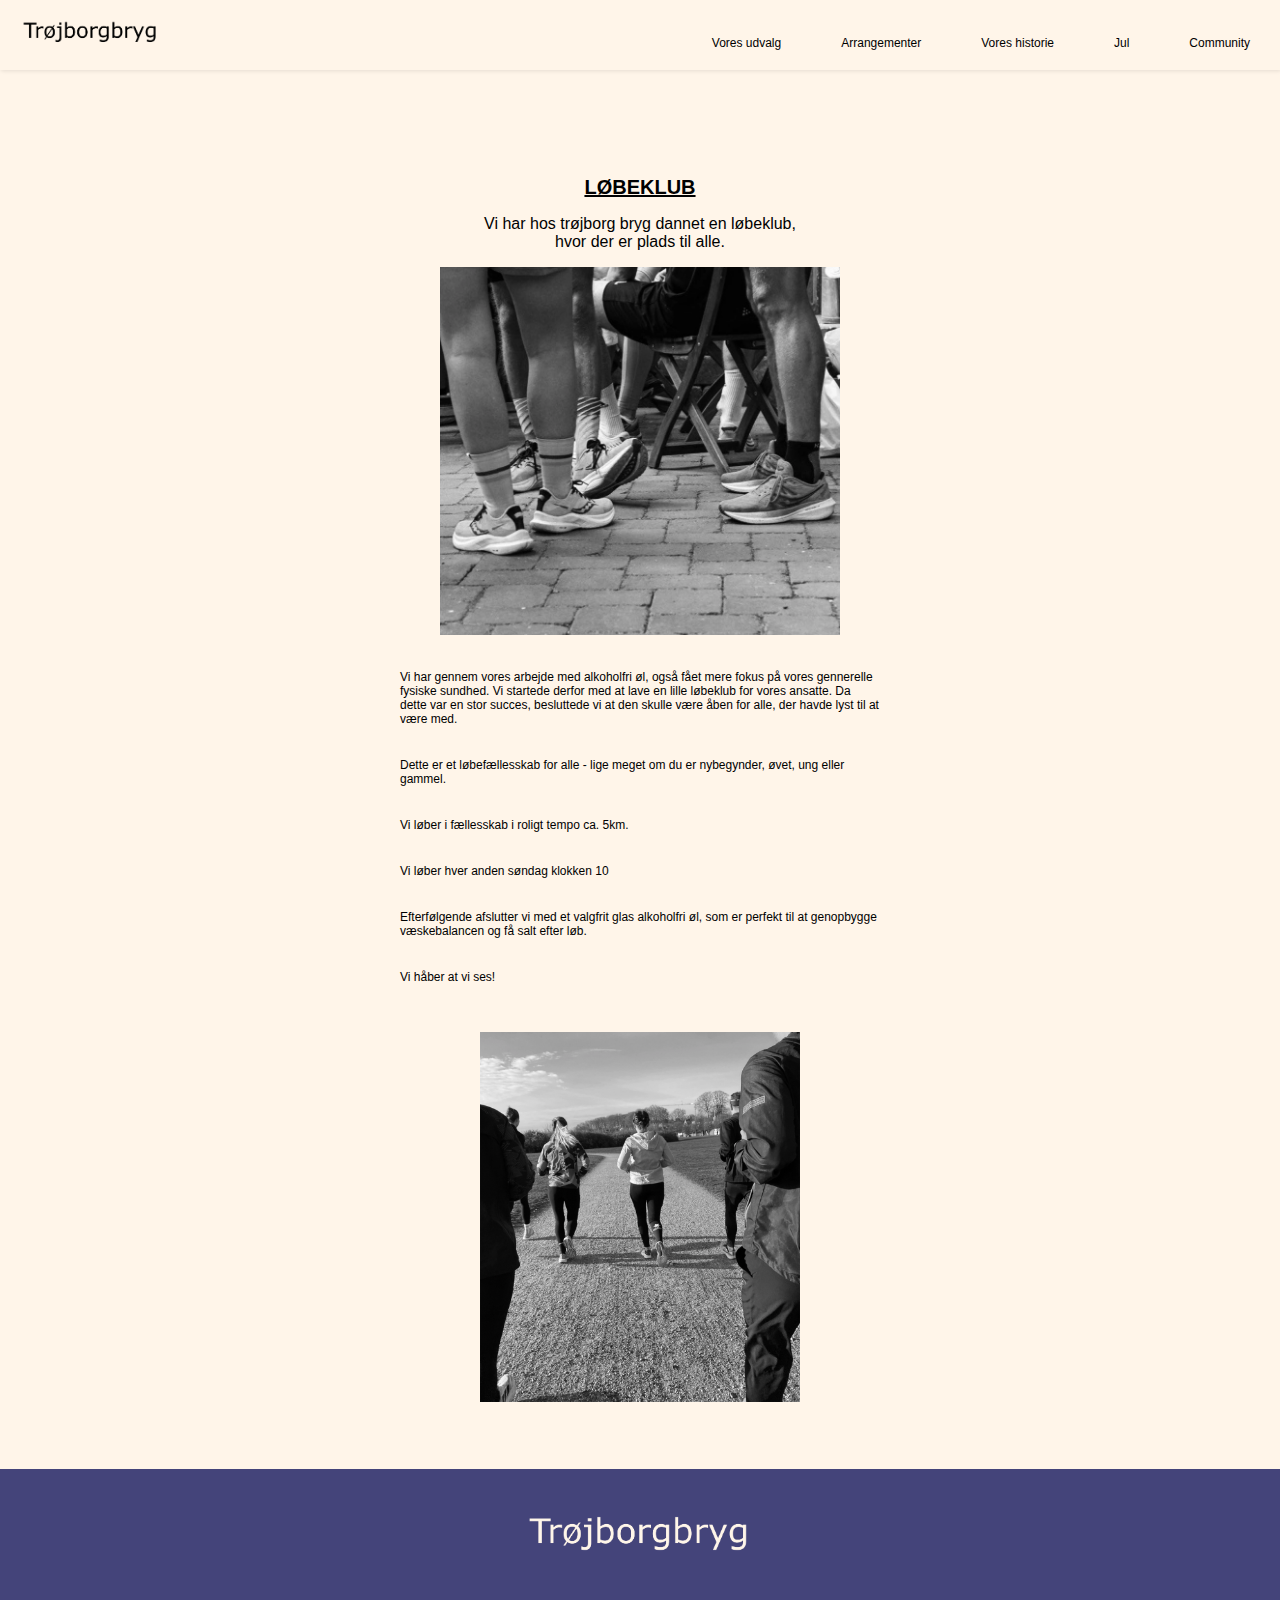
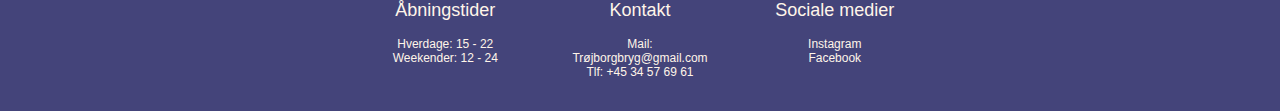
<file: lobeklub.html>
<!-- jeg starter med at anvende bruge DOCTYPE og meta tags i min head, disse ændre sig fra side til side -->

<!DOCTYPE html>
<html lang="da">
<head>
    <meta charset="UTF-8">
    <meta name="viewport" content="width=device-width, initial-scale=1.0">
    <meta name="keywords" content="Trøjborgbryg, mikrobryggeri, arrangementer, alkoholfriøl, aarhus, løbeklub, sundhed">
    <meta name="description" content="Denne side fortæller om trøjborgbrygs løbeklub ">
    <title> Trøjborgbryg </title>
    <!-- Link til favicon -->
    <link rel="shortcut icon" href="billeder/favicon.webp">
    <!-- link til stylesheet -->
    <link rel="stylesheet" href="css/style-lobeklub.css">
</head>

<body>
    
<!-- jeg starter med at lavet min header, hvori min navbar er  -->
<header class="header">
    <nav>
            <a class="logo" href="index.html"> <img class="logo" src="billeder/logo.webp" alt="logo til trøjborgbryg"></a> 
            <input class="menu-btn" type="checkbox" id="menu-btn">
            <label class="menu-icon" for="menu-btn"><span class="nav-icon"></span></label>

          <!-- laver en nav med en ul og indsætter menupunkter og submenuer 
        samt indsætter links til de forskelige sider-->
            <ul class="menu">
                <li> <a href="vores-udvalg.html">Vores udvalg</a> </li>

                <li> <a href="arrangementer.html">Arrangementer</a>
                    <ul class="submenu">
                        <li><a href="olsmagning.html">Ølsmagning</a></li>
                        <li> <a href="rundvisning.html">Rundvisning</a></li>
                    </ul>
                </li>

                <li><a href="vores-historie.html">Vores historie</a></li>

                <li><a href="jul.html">Jul</a>
                    <ul class="submenu">
                        <li><a href="julebryg.html">Julebryg</a></li>
                        <li><a href="adventskalender.html">Adventskalender</a></li>
                        <li><a href="julebanko.html">Julebanko</a></li>
                    </ul>
                </li>

                <li><a href="community.html">Community</a>
                    <ul class="submenu">
                        <li><a href="lobeklub.html">Løbeklub</a></li>
                    </ul>
                </li>
            </ul>
    </nav>  
     
</header>

<!-- efter min header, vil jeg nu indsætte mit main afsnit, som er alt indholdet på siden -->

<main>
    <!-- jeg starter med at indsætte den første tekst -->

    <h1>LØBEKLUB</h1>
    <div class="overste-tekst">
    <p>Vi har hos trøjborg bryg dannet en løbeklub, hvor der er plads til alle. </p>
    </div>

    <article class="lobeklub">

            <div class="billede-lobeklub1">
                <img src="billeder/lobeklub-billede1.webp" alt="Billede fra løbeklub">
             </div>
           
            <div class="tekst-lobeklub">
                <p>Vi har gennem vores arbejde med alkoholfri øl, også fået mere fokus på vores gennerelle fysiske sundhed. Vi startede derfor med at lave en lille løbeklub for vores ansatte. Da dette var en stor succes, besluttede vi at den skulle være åben for alle, der havde lyst til at være med.</p>
                <p>Dette er et løbefællesskab for alle - lige meget om du er nybegynder, øvet, ung eller gammel.</p>
                <p>Vi løber i fællesskab i roligt tempo ca. 5km.</p>
                <p>Vi løber hver anden søndag klokken 10</p>
                <p>Efterfølgende afslutter vi med et valgfrit glas alkoholfri øl, som er perfekt til at genopbygge væskebalancen og få salt efter løb. </p>
                <p>Vi håber at vi ses! </p>
            </div>

            <div class="billede-lobeklub2">
                <img src="billeder/lobeklub-billede2.webp" alt="Billede fra løbeklub">
             </div>

    </article> 

    


</main>

    <!-- efter min main, indsætter jeg nu min footer, som er placeret nederst på siden -->


    <footer>

        <img src="billeder/logo2.webp" alt="Logo til trøjborgbryg">
  
          <div class="footer">
              <div class="aabningstider">
                  <h2>Åbningstider </h2>
                  <p>Hverdage: 15 - 22</p>
                  <p>Weekender: 12 - 24</p>
               </div>
  
              <div class="kontakt">
                  <h2>Kontakt</h2>
                  <a href="mailto:Trøjborgbryg@gmail.com">Mail: Trøjborgbryg@gmail.com</a>
                  <p>Tlf: +45 34 57 69 61 </p>
              </div>
  
              <div class="socialemedier">
                  <h2>Sociale medier</h2>
                  <a href="#">Instagram</a>
                  <br>
                  <a href="#">Facebook</a>
              </div>
          </div>
  </footer>


</body>
</file>
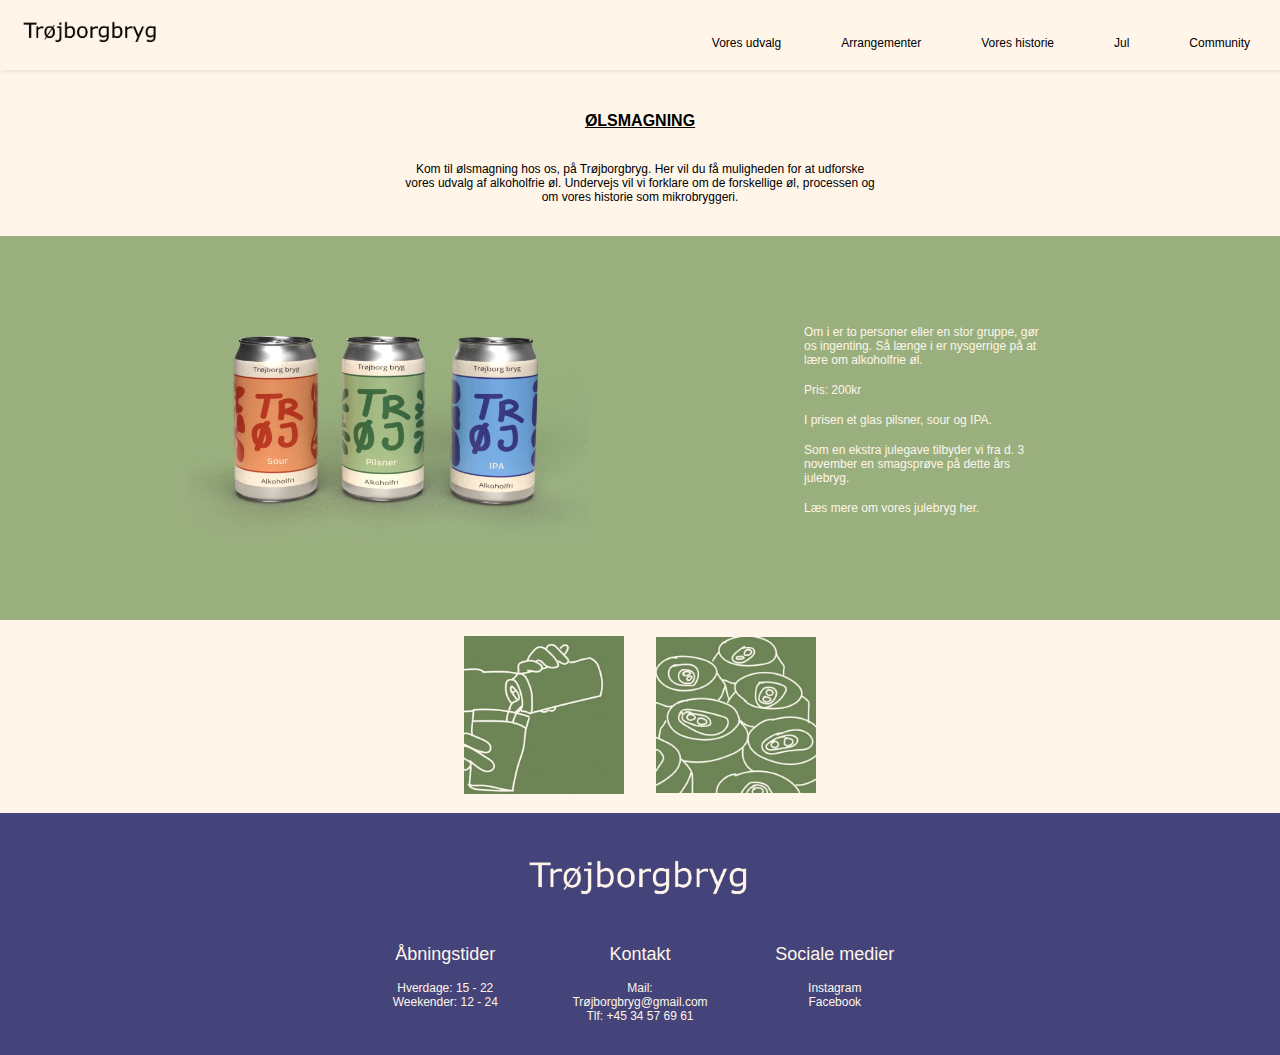
<file: olsmagning.html>
<!-- jeg starter med at anvende bruge DOCTYPE og meta tags i min head, disse ændre sig fra side til side -->

<!DOCTYPE html>
<html lang="da">
<head>
    <meta charset="UTF-8">
    <meta name="viewport" content="width=device-width, initial-scale=1.0">
    <meta name="keywords" content="Trøjborgbryg, mikrobryggeri, arrangementer, alkoholfriøl, aarhus, ølsmagning">
    <meta name="description" content="Denne side fortæller om trøjborgbrygs ølsmagning ">
    <title> Trøjborgbryg </title>
    <!-- Link til favicon -->
    <link rel="shortcut icon" href="billeder/favicon.webp">
    <!-- link til stylesheet -->
    <link rel="stylesheet" href="css/style-olsmagning.css">
</head>

<body>

    <!-- jeg starter med at lavet min header, hvori min navbar er  -->
    <header class="header">
        <nav>
                <a class="logo" href="index.html"> <img class="logo" src="billeder/logo.webp" alt="logo til trøjborgbryg"></a> 
                <input class="menu-btn" type="checkbox" id="menu-btn">
                <label class="menu-icon" for="menu-btn"><span class="nav-icon"></span></label>

              <!-- laver en nav med en ul og indsætter menupunkter og submenuer 
            samt indsætter links til de forskelige sider-->
                <ul class="menu">
                    <li> <a href="vores-udvalg.html">Vores udvalg</a> </li>

                    <li> <a href="arrangementer.html">Arrangementer</a>
                        <ul class="submenu">
                            <li><a href="olsmagning.html">Ølsmagning</a></li>
                            <li> <a href="rundvisning.html">Rundvisning</a></li>
                        </ul>
                    </li>

                    <li><a href="vores-historie.html">Vores historie</a></li>

                    <li><a href="jul.html">Jul</a>
                        <ul class="submenu">
                            <li><a href="julebryg.html">Julebryg</a></li>
                            <li><a href="adventskalender.html">Adventskalender</a></li>
                            <li><a href="julebanko.html">Julebanko</a></li>
                        </ul>
                    </li>

                    <li><a href="community.html">Community</a>
                        <ul class="submenu">
                            <li><a href="lobeklub.html">Løbeklub</a></li>
                        </ul>
                    </li>
                </ul>
        </nav>  
         
    </header>

    <!-- efter min main, indsætter jeg nu min footer, som er placeret nederst på siden -->
<main> 
    
    <h1>ØLSMAGNING</h1>
    <section class="overste-tekst">
       
        <p>Kom til ølsmagning hos os, på Trøjborgbryg. 
            Her vil du få muligheden for at udforske vores udvalg af alkoholfrie øl. 
            Undervejs vil vi forklare om de forskellige øl, processen og om vores historie som mikrobryggeri.</p>
    </section>

    <article class="olsmagning-info">
        <div class="billede-olsmagning">
            <img src="billeder/udvalg-daaser.webp" alt="Udvalg af øl hos Trøjborgbryg">
        </div>

        <div class="tekst-olsmagning">
            <p>Om i er to personer eller en stor gruppe, gør os ingenting. Så længe i er nysgerrige på at lære om alkoholfrie øl. </p>  
            <p> Pris: 200kr</p> 
            <p>I prisen et glas pilsner, sour og IPA. </p> 
            <p> Som en ekstra julegave tilbyder vi fra d. 3 november en smagsprøve på dette års julebryg.  </p>

            <a href="julebryg.html">Læs mere om vores julebryg her.</a>
        </div>

    </article>


    <section class="billeder">
        <div class="ophaeldning-billede">
            <img src="billeder/ophaeldning.webp" alt="billede af en øl der bliver helt op hos Trøjborgbryg">
        </div>

        <div class="daaser-tegning">
            <img src="billeder/daaser-tegning.webp" alt="Tegning af øldåser ">
        </div>
    </section>

</main>

<footer>

    <img src="billeder/logo2.webp" alt="Logo til trøjborgbryg">

      <div class="footer">
          <div class="aabningstider">
              <h2>Åbningstider </h2>
              <p>Hverdage: 15 - 22</p>
              <p>Weekender: 12 - 24</p>
           </div>

          <div class="kontakt">
              <h2>Kontakt</h2>
              <a href="mailto:Trøjborgbryg@gmail.com">Mail: Trøjborgbryg@gmail.com</a>
              <p>Tlf: +45 34 57 69 61 </p>
          </div>

          <div class="socialemedier">
              <h2>Sociale medier</h2>
              <a href="#">Instagram</a>
              <br>
              <a href="#">Facebook</a>
          </div>
      </div>
</footer>

</body>



    <!-- efter min header, vil jeg nu indsætte mit main afsnit, som er alt indholdet på siden -->
</file>
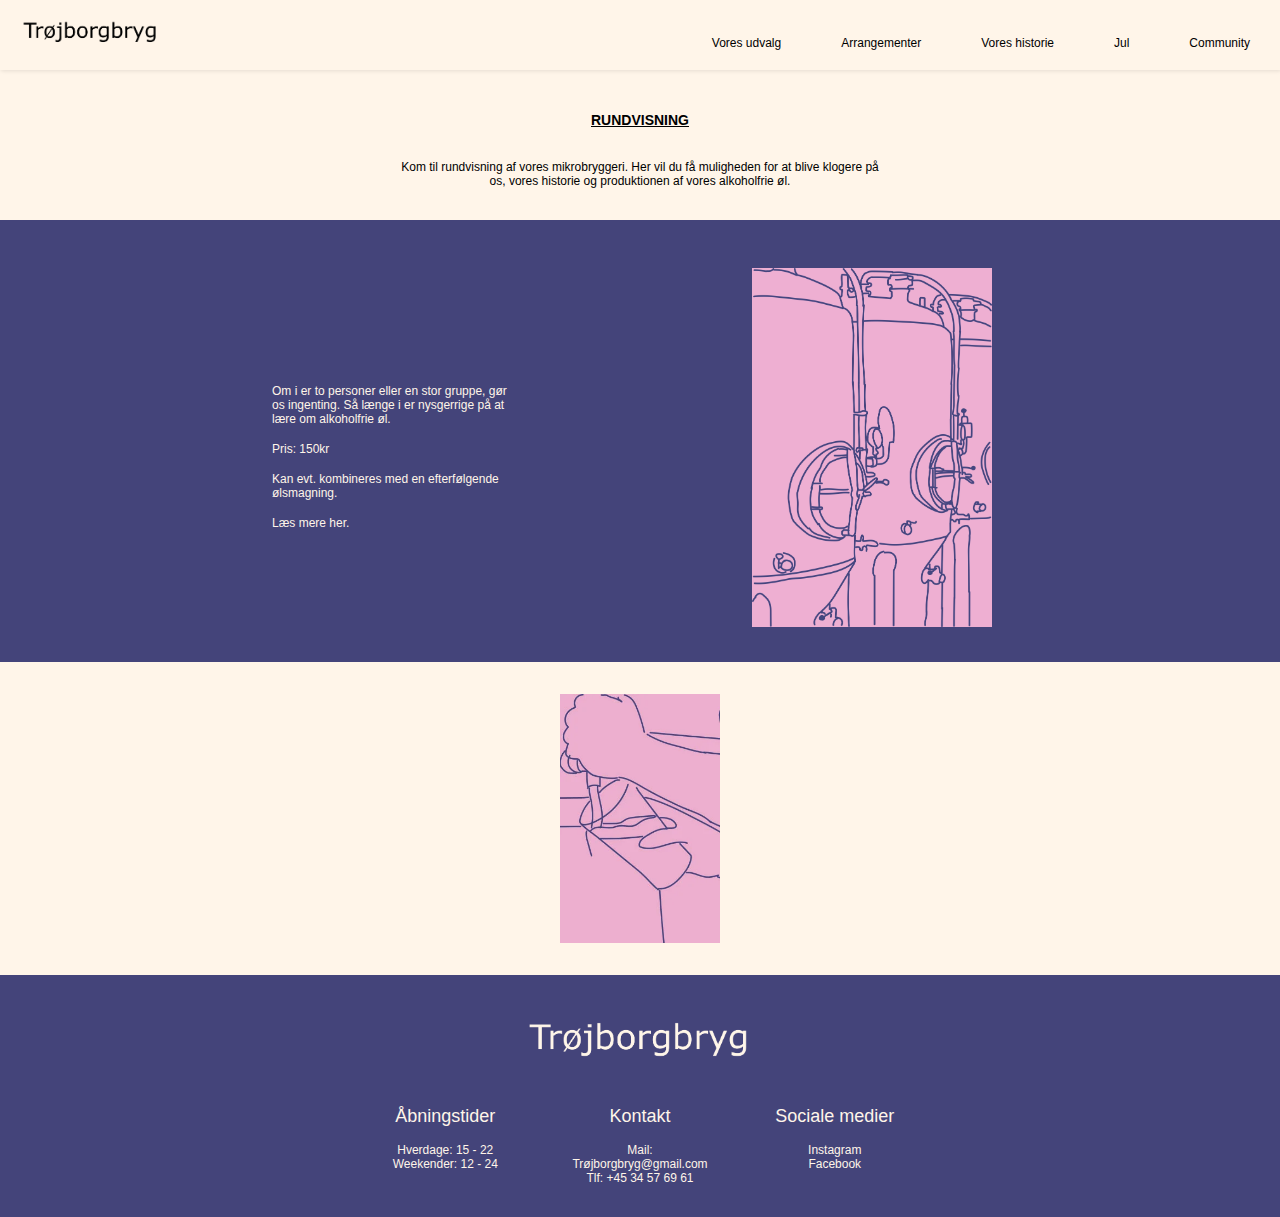
<file: rundvisning.html>
<!-- jeg starter med at anvende bruge DOCTYPE og meta tags i min head, disse ændre sig fra side til side -->

<!DOCTYPE html>
<html lang="da">
<head>
    <meta charset="UTF-8">
    <meta name="viewport" content="width=device-width, initial-scale=1.0">
    <meta name="keywords" content="Trøjborgbryg, mikrobryggeri, arrangementer, alkoholfriøl, aarhu, rundvisnings">
    <meta name="description" content="Denne side viser info om trøjborgbrygs rundvisning ">
    <title> Trøjborgbryg </title>
    <!-- Link til favicon -->
    <link rel="shortcut icon" href="billeder/favicon.webp">
    <!-- link til stylesheet -->
    <link rel="stylesheet" href="css/style-rundvisning.css">
</head>

<body>

    <!-- jeg starter med at lavet min header, hvori min navbar er  -->
    <header class="header">
        <nav>
                <a class="logo" href="index.html"> <img class="logo" src="billeder/logo.webp" alt="logo til trøjborgbryg"></a> 
                <input class="menu-btn" type="checkbox" id="menu-btn">
                <label class="menu-icon" for="menu-btn"><span class="nav-icon"></span></label>

              <!-- laver en nav med en ul og indsætter menupunkter og submenuer 
            samt indsætter links til de forskelige sider-->
                <ul class="menu">
                    <li> <a href="vores-udvalg.html">Vores udvalg</a> </li>

                    <li> <a href="arrangementer.html">Arrangementer</a>
                        <ul class="submenu">
                            <li><a href="olsmagning.html">Ølsmagning</a></li>
                            <li> <a href="rundvisning.html">Rundvisning</a></li>
                        </ul>
                    </li>

                    <li><a href="vores-historie.html">Vores historie</a></li>

                    <li><a href="jul.html">Jul</a>
                        <ul class="submenu">
                            <li><a href="julebryg.html">Julebryg</a></li>
                            <li><a href="adventskalender.html">Adventskalender</a></li>
                            <li><a href="julebanko.html">Julebanko</a></li>
                        </ul>
                    </li>

                    <li><a href="community.html">Community</a>
                        <ul class="submenu">
                            <li><a href="lobeklub.html">Løbeklub</a></li>
                        </ul>
                    </li>
                </ul>
        </nav>  
         
    </header>

    <!-- efter min main, indsætter jeg nu min footer, som er placeret nederst på siden -->
<main> 
    
    <h1>RUNDVISNING</h1>
    <section class="overste-tekst">
       
        <p>Kom til rundvisning af vores mikrobryggeri. 
            Her vil du få muligheden for at blive klogere på os, vores historie og produktionen af vores alkoholfrie øl. 
            </p>
    </section>

    <section class="rundvisning-info">
      

        <div class="tekst-rundvisning">
           <p>Om i er to personer eller en stor gruppe, gør os ingenting. Så længe i er nysgerrige på at lære om alkoholfrie øl. </p>
            <p>Pris: 150kr  </p>   
            <p>Kan evt. kombineres med en efterfølgende ølsmagning.</p>      
            <a href= "olsmagning.html"> Læs mere her.</a>
        </div>
    
         <div class="billede-rundvisning">
            <img src="billeder/rundvisning.webp" alt="Udvalg af øl hos Trøjborgbryg">
        </div>
    </section>

    <div class="ophaeldning"> <img src="billeder/olsmagning2.webp" alt=""></div>

</main>

<footer>

    <img src="billeder/logo2.webp" alt="Logo til trøjborgbryg">

      <div class="footer">
          <div class="aabningstider">
              <h2>Åbningstider </h2>
              <p>Hverdage: 15 - 22</p>
              <p>Weekender: 12 - 24</p>
           </div>

          <div class="kontakt">
              <h2>Kontakt</h2>
              <a href="mailto:Trøjborgbryg@gmail.com">Mail: Trøjborgbryg@gmail.com</a>
              <p>Tlf: +45 34 57 69 61 </p>
          </div>

          <div class="socialemedier">
              <h2>Sociale medier</h2>
              <a href="#">Instagram</a>
              <br>
              <a href="#">Facebook</a>
          </div>
      </div>
</footer>

</body>



    <!-- efter min header, vil jeg nu indsætte mit main afsnit, som er alt indholdet på siden -->
</file>
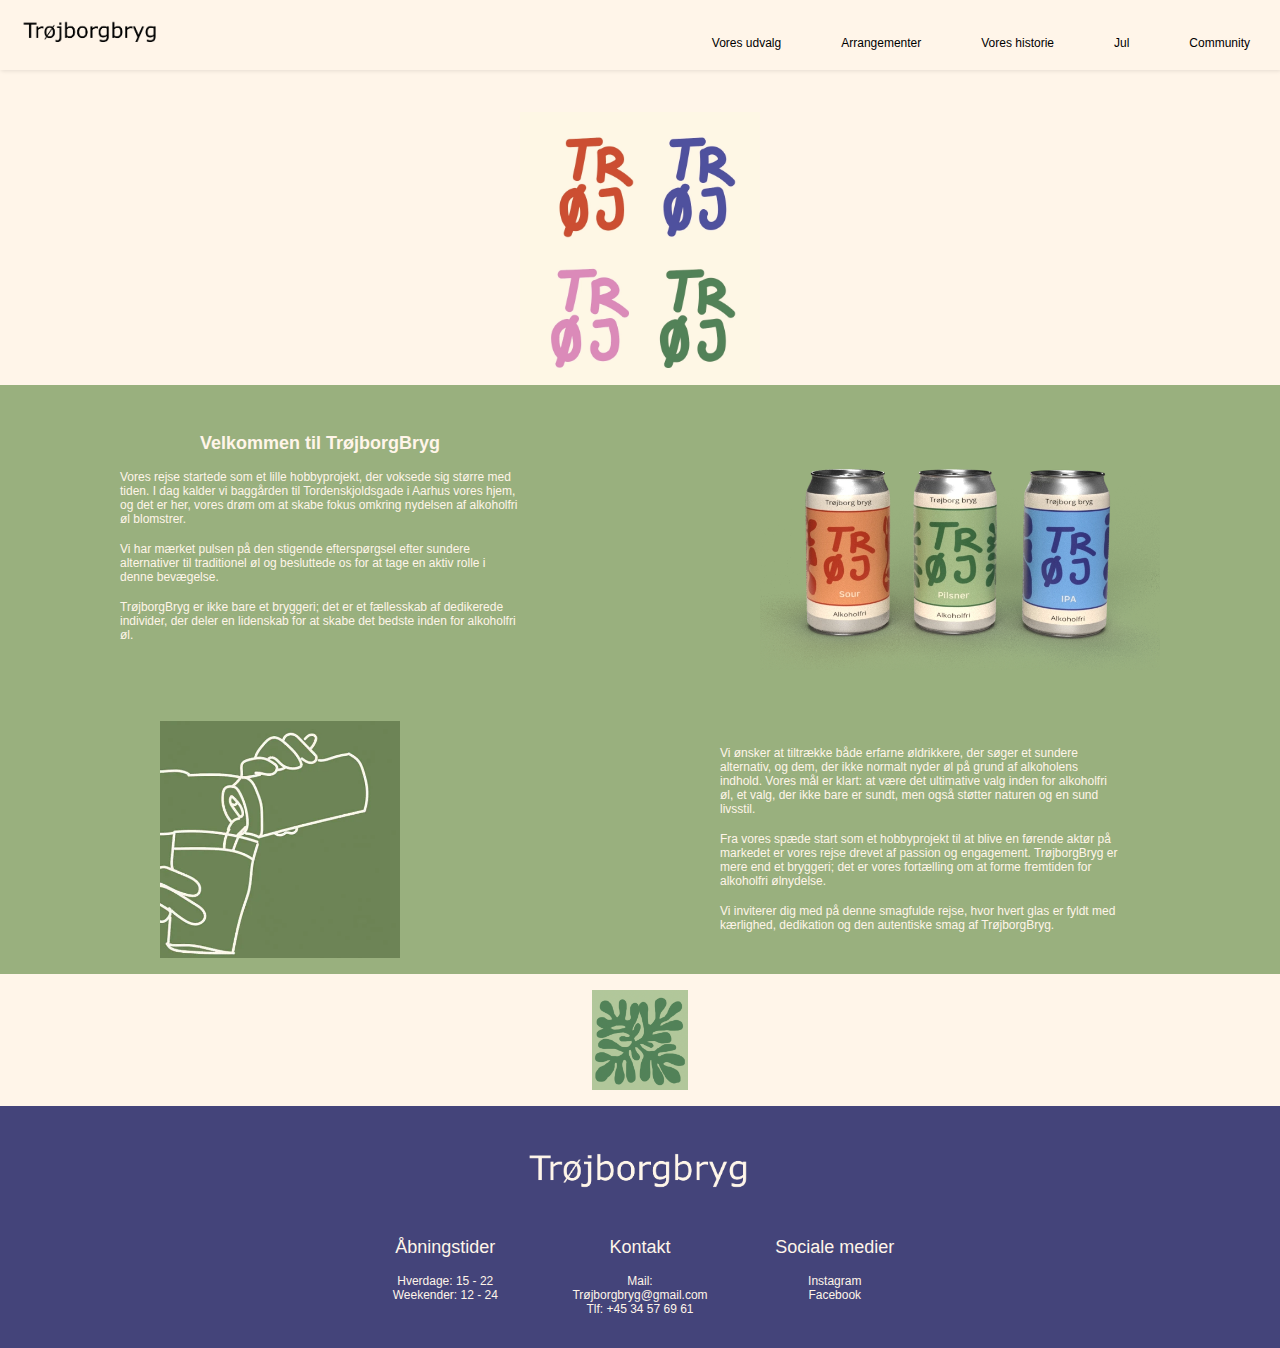
<file: vores-historie.html>
<!-- jeg starter med at anvende bruge DOCTYPE og meta tags i min head, disse ændre sig fra side til side -->

<!DOCTYPE html>
<html lang="da">
<head>
    <meta charset="UTF-8">
    <meta name="viewport" content="width=device-width, initial-scale=1.0">
    <meta name="keywords" content="Trøjborgbryg, mikrobryggeri, arrangementer, alkoholfriøl, aarhus">
    <meta name="description" content="Denne hjemmesider fortæller om mikrobyrggerriet Trøjborbryg og deres historie  ">
    <title> Trøjborgbryg </title>
    <!-- Link til favicon -->
    <link rel="shortcut icon" href="billeder/favicon.webp">
    <!-- link til stylesheet -->
    <link rel="stylesheet" href="css/style-historie.css">
</head>

<body>

    <!-- jeg starter med at lavet min header, hvori min navbar er  -->
    <header class="header">
        <nav>
                <a class="logo" href="index.html"> <img class="logo" src="billeder/logo.webp" alt="logo til trøjborgbryg"></a> 
                <input class="menu-btn" type="checkbox" id="menu-btn">
                <label class="menu-icon" for="menu-btn"><span class="nav-icon"></span></label>

              <!-- laver en nav med en ul og indsætter menupunkter og submenuer 
            samt indsætter links til de forskelige sider-->
                <ul class="menu">
                    <li> <a href="vores-udvalg.html">Vores udvalg</a> </li>

                    <li> <a href="arrangementer.html">Arrangementer</a>
                        <ul class="submenu">
                            <li><a href="olsmagning.html">Ølsmagning</a></li>
                            <li> <a href="rundvisning.html">Rundvisning</a></li>
                        </ul>
                    </li>

                    <li><a href="vores-historie.html">Vores historie</a></li>

                    <li><a href="jul.html">Jul</a>
                        <ul class="submenu">
                            <li><a href="julebryg.html">Julebryg</a></li>
                            <li><a href="adventskalender.html">Adventskalender</a></li>
                            <li><a href="julebanko.html">Julebanko</a></li>
                        </ul>
                    </li>

                    <li><a href="community.html">Community</a>
                        <ul class="submenu">
                            <li><a href="lobeklub.html">Løbeklub</a></li>
                        </ul>
                    </li>
                </ul>
        </nav>  
         
    </header>

    <!-- efter min main, indsætter jeg nu min footer, som er placeret nederst på siden -->
<main> 
    
    <div class="overste-billede"><img  src="billeder/logo-troj.webp" alt="Grafisk logo af trøjborgbryg i flere farver"></div>

    <section class="historie1">
       
        <div class="tekst-historie1">
           <h2>Velkommen til TrøjborgBryg </h2> 
           <p>Vores rejse startede som et lille hobbyprojekt, der voksede sig større med tiden. I dag kalder vi baggården til Tordenskjoldsgade i Aarhus vores hjem, og det er her, vores drøm om at skabe fokus omkring nydelsen af alkoholfri øl blomstrer.</p>   
           <p>Vi har mærket pulsen på den stigende efterspørgsel efter sundere alternativer til traditionel øl og besluttede os for at tage en aktiv rolle i denne bevægelse. </p>  
           <p>TrøjborgBryg er ikke bare et bryggeri; det er et fællesskab af dedikerede individer, der deler en lidenskab for at skabe det bedste inden for alkoholfri øl.</p>
            
        </div>
        <div class="billede-historie1">
            <img src="billeder/udvalg-daaser.webp" alt="Udvalg af øl hos Trøjborgbryg">
        </div>

    </section>

    <section class="historie2">
        <div class="billede-historie2-1">
            <img src="billeder/ophaeldning.webp" alt="billede af en øl der bliver helt op hos Trøjborgbryg">
        </div>

        <div class="tekst-historie2">
            <p>Vi ønsker at tiltrække både erfarne øldrikkere, der søger et sundere alternativ, og dem, der ikke normalt nyder øl på grund af alkoholens indhold. Vores mål er klart: at være det ultimative valg inden for alkoholfri øl, et valg, der ikke bare er sundt, men også støtter naturen og en sund livsstil.</p>
            <p>Fra vores spæde start som et hobbyprojekt til at blive en førende aktør på markedet er vores rejse drevet af passion og engagement. TrøjborgBryg er mere end et bryggeri; det er vores fortælling om at forme fremtiden for alkoholfri ølnydelse. </p>
            <p>Vi inviterer dig med på denne smagfulde rejse, hvor hvert glas er fyldt med kærlighed, dedikation og den autentiske smag af TrøjborgBryg. </p>
        </div>
        
        <div class="billede-historie2-2">
            <img src="billeder/ophaeldning.webp" alt="Udvalg af øl hos Trøjborgbryg">
        </div>
    </section>

    <div class="gron-figur"><img src="billeder/pilsner-figur.webp" alt="Grøn grafisk figur"></div>

</main>

<footer>

    <img src="billeder/logo2.webp" alt="Logo til trøjborgbryg">

      <div class="footer">
          <div class="aabningstider">
              <h2>Åbningstider </h2>
              <p>Hverdage: 15 - 22</p>
              <p>Weekender: 12 - 24</p>
           </div>

          <div class="kontakt">
              <h2>Kontakt</h2>
              <a href="mailto:Trøjborgbryg@gmail.com">Mail: Trøjborgbryg@gmail.com</a>
              <p>Tlf: +45 34 57 69 61 </p>
          </div>

          <div class="socialemedier">
              <h2>Sociale medier</h2>
              <a href="#">Instagram</a>
              <br>
              <a href="#">Facebook</a>
          </div>
      </div>
</footer>

</body>



    <!-- efter min header, vil jeg nu indsætte mit main afsnit, som er alt indholdet på siden -->
</file>
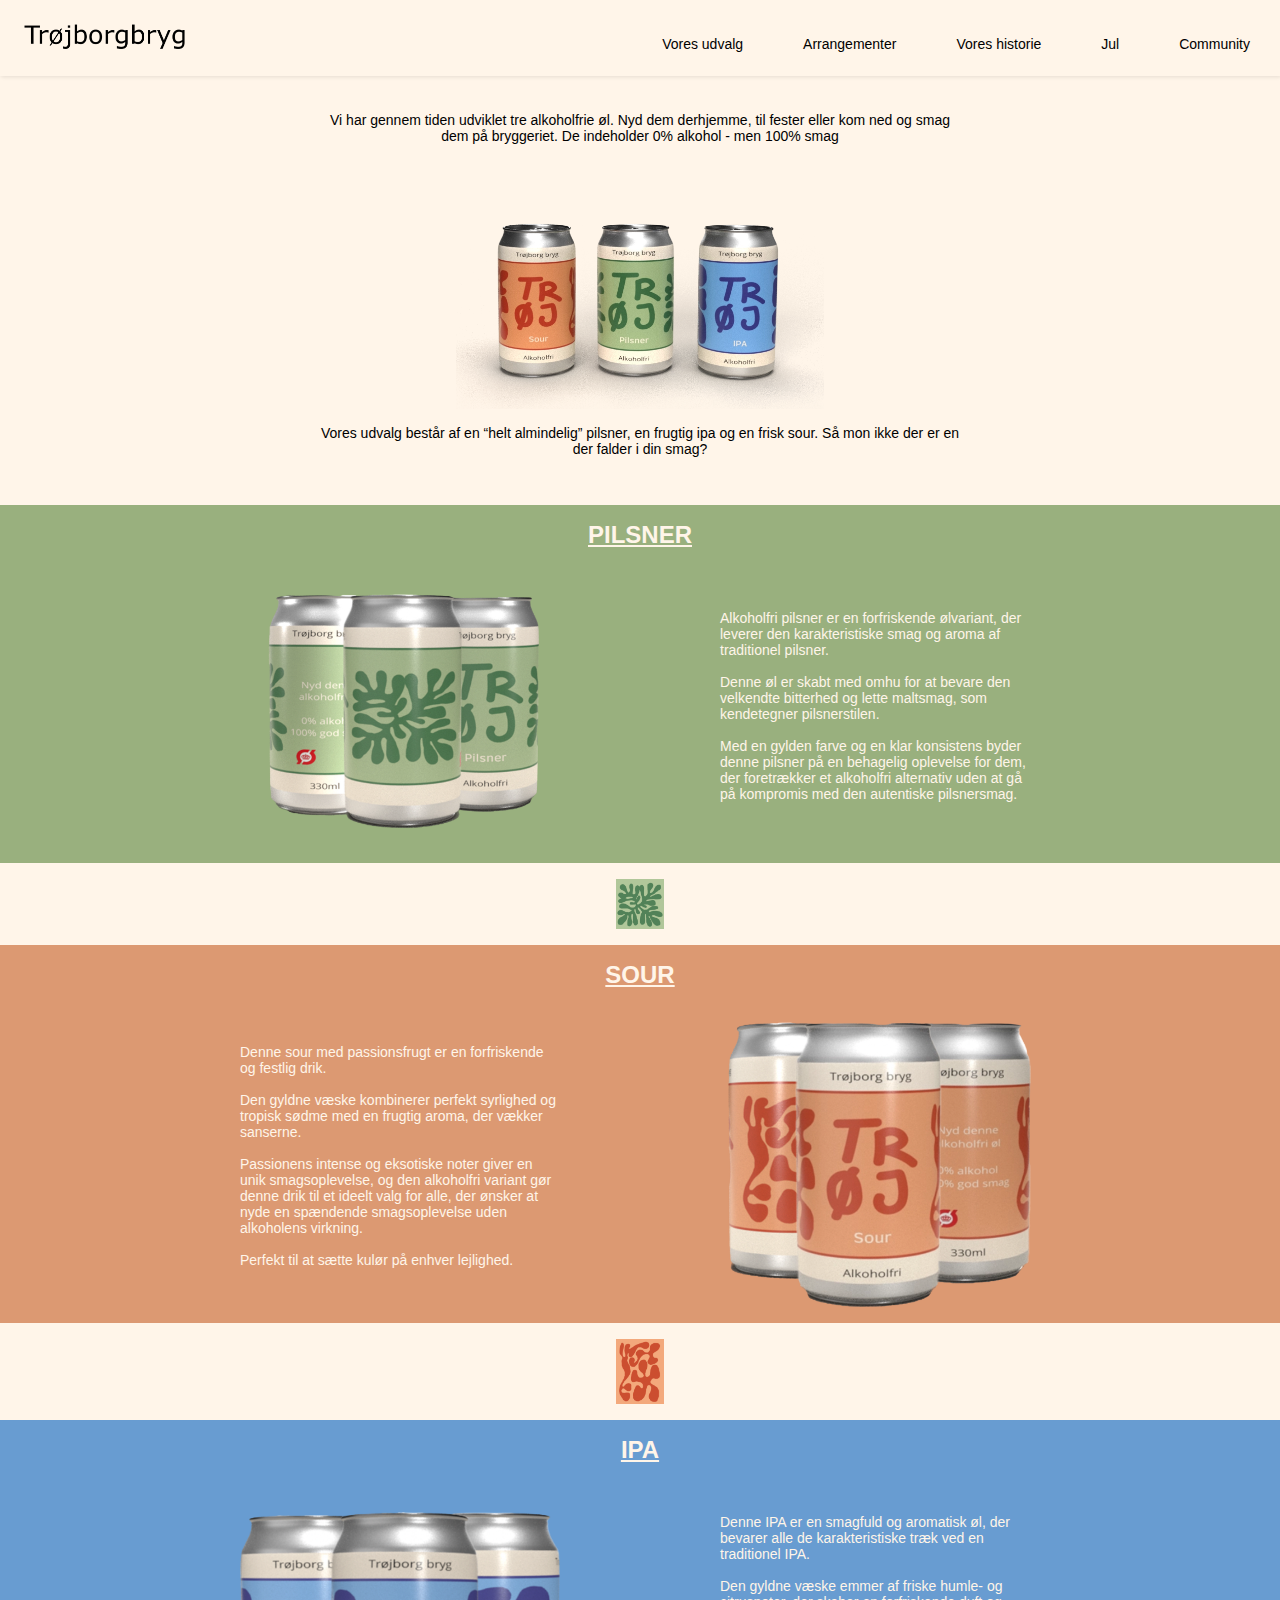
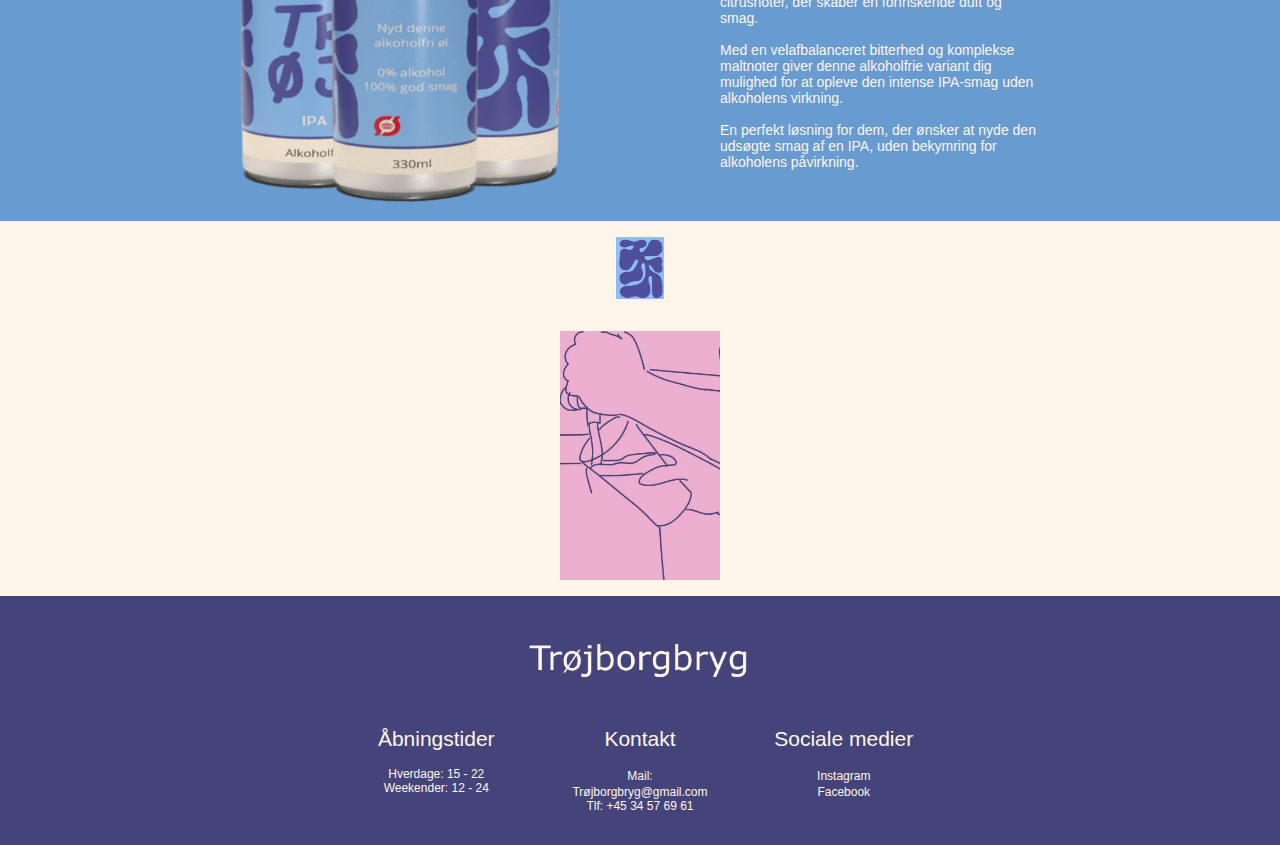
<file: vores-udvalg.html>
<!-- jeg starter med at anvende bruge DOCTYPE og meta tags i min head, disse ændre sig fra side til side -->

<!DOCTYPE html>
<html lang="da">
<head>
    <meta charset="UTF-8">
    <meta name="viewport" content="width=device-width, initial-scale=1.0">
    <meta name="keywords" content="Trøjborgbryg, mikrobryggeri, alkoholfriøl, aarhus, pilsner, sour, ipa">
    <meta name="description" content="Denne side fortæller om trøjborgbrygs udvalg af alkoholfriøl">
    <title> Trøjborgbryg </title>
     <!-- Link til favicon -->
     <link rel="shortcut icon" href="billeder/favicon.webp">
    <!-- link til stylesheet -->
    <link rel="stylesheet" href="css/style-udvalg.css">
</head>

<body>
    
  <!-- jeg starter med at lavet min header, hvori min navbar er  -->
  <header class="header">
    <nav>
            <a class="logo" href="index.html"> <img class="logo" src="billeder/logo.webp" alt="logo til trøjborgbryg"></a> 
            <input class="menu-btn" type="checkbox" id="menu-btn">
            <label class="menu-icon" for="menu-btn"><span class="nav-icon"></span></label>

          <!-- laver en nav med en ul og indsætter menupunkter og submenuer 
        samt indsætter links til de forskelige sider-->
            <ul class="menu">
                <li> <a href="vores-udvalg.html">Vores udvalg</a> </li>

                <li> <a href="arrangementer.html">Arrangementer</a>
                    <ul class="submenu">
                        <li><a href="olsmagning.html">Ølsmagning</a></li>
                        <li> <a href="rundvisning.html">Rundvisning</a></li>
                    </ul>
                </li>

                <li><a href="vores-historie.html">Vores historie</a></li>

                <li><a href="jul.html">Jul</a>
                    <ul class="submenu">
                        <li><a href="julebryg.html">Julebryg</a></li>
                        <li><a href="adventskalender.html">Adventskalender</a></li>
                        <li><a href="julebanko.html">Julebanko</a></li>
                    </ul>
                </li>

                <li><a href="community.html">Community</a>
                    <ul class="submenu">
                        <li><a href="lobeklub.html">Løbeklub</a></li>
                    </ul>
                </li>
            </ul>
    </nav>  
     
</header>

<!-- efter min header, vil jeg nu indsætte mit main afsnit, som er alt indholdet på siden -->
<main>
    <section class="forste-afsnit"> 
        <p>Vi har gennem tiden udviklet tre alkoholfrie øl.
            Nyd dem derhjemme, til fester eller kom ned og smag dem på bryggeriet. 
            De indeholder 0% alkohol - men 100% smag</p>
        <img src="billeder/udvalg-daaser.webp" alt="Billede af de tre øl varianter fra Trøjborgbryg">
        <p>Vores udvalg består af en “helt almindelig” pilsner, en frugtig ipa og en frisk sour. Så mon ikke der er en der falder i din smag?</p>
    </section>

    <!-- jeg indsætter min sektion til min pilsner, jeg indsætter dem i en div
    for at jeg kan brug flex til at placere dem ved siden af hinanden  -->

    <article class="pilsner">
        <h1>PILSNER</h1>

        <section class="pilsner-info">
            <div class="billede-pilsner">
                <img src="billeder/pilsner.webp" alt="Billede af pilsner fra Trøjborgbryg">
            </div>

            <div class="tekst-pilsner">
                <p>Alkoholfri pilsner er en forfriskende ølvariant, der leverer den karakteristiske smag og aroma af traditionel pilsner. </p>
                <br><p>Denne øl er skabt med omhu for at bevare den velkendte bitterhed og lette maltsmag, som kendetegner pilsnerstilen.</p>
                <br><p>Med en gylden farve og en klar konsistens byder denne pilsner på en behagelig oplevelse for dem, der foretrækker et alkoholfri alternativ uden at gå på kompromis med den autentiske pilsnersmag. </p>
             </div>
        </section>
    </article>

     <div class="pilsner-figur"><img  src="billeder/pilsner-figur.webp" alt="Grafisk figur i grøn"></div>

     <!-- jeg laver en sektion til sour -->
     <section class="sour">
        <h1>SOUR</h1>

        <article class="sour-info">
            <div class="billede-sour1">
                <img src="billeder/sour.webp" alt="Billede af sour fra Trøjborgbryg">
             </div>

            <div class="tekst-sour">
                 <p>Denne sour med passionsfrugt er en forfriskende og festlig drik. </p>
                <br> <p>Den gyldne væske kombinerer perfekt syrlighed og tropisk sødme med en frugtig aroma, der vækker sanserne. </p>
                <br> <p>Passionens intense og eksotiske noter giver en unik smagsoplevelse, og den alkoholfri variant gør denne drik til et ideelt valg for alle, der ønsker at nyde en spændende smagsoplevelse uden alkoholens virkning. </p>
                <br> <p>Perfekt til at sætte kulør på enhver lejlighed.</p>
            </div>

            <div class="billede-sour2">
            <img src="billeder/sour.webp" alt="Billede af sour fra Trøjborgbryg">
            </div>
        </article>
     </section>

     <div class="sour-figur"><img class="sour-figur" src="billeder/sour-figur.webp" alt="Grafisk figur i orange"></div>

     <!-- jeg laver en sektion til IPA -->

     <article class="ipa">
        <h1>IPA</h1>


        <section class="ipa-info">
            <div class="billede-ipa">
                <img src="billeder/ipa.webp" alt="Billede af ipa fra Trøjborgbryg">
             </div>

            <div class="tekst-ipa">
                <p>Denne IPA er en smagfuld og aromatisk øl, der bevarer alle de karakteristiske træk ved en traditionel IPA. </p>
                <br> <p>Den gyldne væske emmer af friske humle- og citrusnoter, der skaber en forfriskende duft og smag. </p>
                <br> <p>Med en velafbalanceret bitterhed og komplekse maltnoter giver denne alkoholfrie variant dig mulighed for at opleve den intense IPA-smag uden alkoholens virkning. </p>
                <br> <p>En perfekt løsning for dem, der ønsker at nyde den udsøgte smag af en IPA, uden bekymring for alkoholens påvirkning.</p>
            </div>
        </section>
     </article>

     <div class="ipa-figur" ><img src="billeder/ipa-figur.webp" alt="Grafisk figur i blå"></div>
     

    <div class="billede"><img  src="billeder/olsmagning2.webp" alt=""></div>
</main>

<!-- efter min main, indsætter jeg nu min footer, som er placeret nederst på siden -->


<footer>

    <img src="billeder/logo2.webp" alt="Logo til trøjborgbryg">

      <div class="footer">
          <div class="aabningstider">
              <h2>Åbningstider </h2>
              <p>Hverdage: 15 - 22</p>
              <p>Weekender: 12 - 24</p>
           </div>

          <div class="kontakt">
              <h2>Kontakt</h2>
              <a href="mailto:Trøjborgbryg@gmail.com">Mail: Trøjborgbryg@gmail.com</a>
              <p>Tlf: +45 34 57 69 61 </p>
          </div>

          <div class="socialemedier">
              <h2>Sociale medier</h2>
              <a href="#">Instagram</a>
              <br>
              <a href="#">Facebook</a>
          </div>
      </div>
</footer>


</body>
</file>
<file: css/style-forside.css>
/* jeg starter med at nulstille mit css dokumnet, i forhold til evt. browser indstilliner */

/* jeg starter med at style til mobil enhed, der er stående position */
/* min  minimum witdh er 320 px  */

* {
    margin: 0;
    padding: 0;
    box-sizing: border-box;
}

body {
    font-family: Verdana, Geneva, Tahoma, sans-serif;
    background-color: #fff5e9;
    font-size: 12px;
}

/* jeg styler mine links der er i navbaren */

 a { 
    color: #000;
}

/* jeg styler min header */

.header {
    background-color: #fff5e9;
    box-shadow: 1px 1px 4px 0 rgba(0,0,0,.1);
    position: fixed;
    width: 100%;
    z-index: 3;
}

/* jeg styler mine ul i min header */

.header ul {
    list-style: none;
    overflow: hidden;
    background-color: #fff5e9;
}

/* jeg styler mine a tags i min header  */

.header ul a {
    display: block;
    outline: 1px solid black;
    padding: 20px;
    text-decoration: none;
}

/* jeg styler mine a tags, når musen holdes over dem */

.header ul a:hover {
    background-color: #99b07e;
}

/* jeg styler mit logo */

.header .logo img {
    float: left;
    display: block;
    width: 15em;
    padding: 10px 20px;
}

/* jeg styler min navbar på mobilen */

.header .menu {
    clear: both;
    max-height: 0;
    transition: max-height .2s ease-out;
}

.header .menu-icon {
    padding: 40px 20px;
    position: relative;
    float: right;
    cursor: pointer;
}

/* jeg bygger nu min hamburger-menu */

.header .menu-icon .nav-icon {
    background: black;
    display: block;
    height: 2px;
    width: 18px;
    position: relative;
    transition: background 0.2s ease-out;
}

.header .menu-icon .nav-icon:before{
    background: black;
    content: "";
    display: block;
    height: 100%;
    position: absolute;
    width: 100%;
    top: 5px;
    transition: all 0.2s ease-out;
}

.header .menu-icon .nav-icon:after {
    background: black;
    content: "";
    display: block;
    height: 100%;
    position: absolute;
    width: 100%;
    top: -5px;
    transition: all 0.2s ease-out;
}

.header .menu-btn {
    display: none;
}

/* jeg vil nu animere min checked menu knap og min navbar */

.header .menu-btn:checked ~ .menu {
    max-height: 600px;
}


.header .menu-btn:checked ~ .menu-icon .nav-icon{
    background-color: transparent;
}

.header .menu-btn:checked ~ .menu-icon .nav-icon:before{
    transform: rotate(-45deg);
}

.header .menu-btn:checked ~ .menu-icon .nav-icon:after{
    transform: rotate(45deg);
    top: 5px;
    
}
/* jeg skujler mine submenuer*/


.header .submenu {
    display: none;
    position: relative;
    top: 100%;
    left: 0;
    background-color: #99b07e;
    box-shadow: 0 2px 4px rgba(0, 0, 0, 0.1);
}

.header .submenu li a:hover {
   background-color: #708359;
}

/* Styling for undermenu punkter */
.header .submenu li {
    float: none; /* For at undgå, at de flugter vandret med de primære menu punkter */
    margin-top: 0.5rem;
}

/* Viser undermenuer, når det tilsvarende primære menu punkt er i hover-tilstand */
.header .menu > li:hover .submenu {
    display: block;
}



/* jeg styler nu mit indhold til siden i min main */

main {
    background-color: #fff5e9;
    color: #000;
    padding-top:7rem;
    
}

.overste-tekst {
    display: flex;
    justify-content: center;
    width: 100%;
    text-align: center;
    padding-bottom: 2rem;
    
}

.overste-tekst p {
    font-size: 14px;
    width: 20rem;
}

/* jeg styler nu det første afsnit om vores udvalg */

.teaser-udvalg {
    background-color: #44447a;
    color: #fff5e9;
    display: flex;
    flex-direction: column;
    align-items: center;
    justify-content: center;
    width: 100%;
   
}

.tekst-udvalg {
    display: flex;
    flex-direction: column;
    align-items: center;
    width: 15rem;
}

h1 {
    font-size: 16px;
    text-decoration: underline;
    margin-top: 1rem;
    margin-bottom: 1rem;
    display: flex;
    justify-content: center;
}

.teaser-udvalg img{
    width: 20rem;
    margin: 1rem;
    
}

.teaser-udvalg p {
    margin-bottom: 1rem;
    font-size: 12px;
}

.teaser-udvalg a {
    color: #fff5e9;
    text-decoration: none;
    padding-bottom: 1rem;
}

.teaser-udvalg a:hover {
    background-color: #fff5e9;
    color: #44447a;
}

/* jeg styler nu andet afsnit på min forside */

.teaser-historie {
    background-color: #44447a;
    color: #fff5e9;
    display: flex;
    flex-direction: column;
    align-items: center;
    width: 100%;
    padding-bottom: 2rem;
    
}

.tekst-historie {
    display: flex;
    flex-direction: column;
    align-items: center;
    width: 15rem;
}

.teaser-historie img{
    width: 20rem;
    padding: 1rem;
}

.teaser-historie p {
    width: 15rem;
    margin-bottom: 1rem;
}


.teaser-historie a {
    color: #fff5e9;
    text-decoration: none;
}

.teaser-historie a:hover {
    background-color: #fff5e9;
    color: #44447a;
}

.billede-historie2 {
    display: none;
}
/* jeg styler nu mit andet afsnit om arrangementer  */

.teaser-olsmagning{
    display: flex;
    flex-direction: column;
    align-items: center;
    width: 100%;
}

.teaser-olsmagning img{
    width: 15rem;
    padding: 1rem;
    
}

.teaser-olsmagning p {
    width: 60%;
    margin-bottom: 1rem;
}

.teaser-olsmagning h1 {
    color: #000;
    margin-bottom: 0;
}


.teaser-olsmagning h1:hover {
    background-color: #44447a;
    color: #fff5e9;
}

.teaser-rundvisning {
    display: flex;
    flex-direction: column;
    align-items: center;
    width: 100%;
}

.teaser-rundvisning img{
    width: 15rem;
    padding: 1rem;
}

.teaser-rundvisning p {
    width: 60%;
    margin-bottom: 1rem;
}

.teaser-rundvisning h1 {
    color: #000;
    margin-bottom: 0;
}


.teaser-rundvisning h1:hover {
    background-color: #44447a;
    color: #fff5e9;
}


/* jeg styler nu mit juleudvalg-sektion */

.teaser-jul {
    display: flex;
    flex-direction: column;
    align-items: center;
    width: 100%;
    background-color: #8a476b;
    color: antiquewhite;
}

.tekst-jul {
    display: flex;
    flex-direction: column;
    align-items: center;
    width: 20rem;
}

.teaser-jul img{
    width: 20rem;
    padding: 1rem;
}

.teaser-jul p {
    width: 60%;
    margin-bottom: 1rem;
}

.teaser-jul a {
    color: #fff5e9;
    text-decoration: none;
    padding-bottom: 1rem;
}

.teaser-jul a:hover {
    background-color: #fff5e9;
    color: #8a476b;
}

.teaser-jul h1 {
    margin-bottom: 0;
}

/* jeg styler nu min sektion med Community */

.teaser-community {
    display: flex;
    flex-direction: column;
    align-items: center;
    width: 100%;
   
}

.teaser-community img{
    width: 20rem;
    padding: 1rem;
    margin-bottom: 3rem;
}

.teaser-community p {
    width: 60%;
    margin-bottom: 1rem;
    
}

.teaser-community h1 {
    color: #000;
    margin-bottom: 0;
    margin-top: 2rem;
}

.teaser-community  h1:hover {
    background-color: black;
    color: #fff5e9;
}

.teaser-community a {
    color: black;
    text-decoration: none;
    padding-bottom: 1rem;
}

.teaser-community  a:hover {
    background-color: black;
    color: #fff5e9;
}



/* jeg styler nu min footer */

footer {
    background-color: #44447a;
    display: flex;
    flex-direction: column;
    align-items: center;
    text-align: center;
    width: 100%;
}

footer img {
    width: 15rem;
    margin-top: 2rem;
}

footer h2 {
    color: #fff5e9;
    font-family: Verdana, Geneva, Tahoma, sans-serif;
    font-weight: 100;
    margin-top: 2rem;
}

footer p {
    color: #fff5e9;
    font-size: 12px;
}

footer a {
    text-decoration: none;
    color: #fff5e9;
}

/* jeg ændre min a tags ved hover */

footer a:hover {
    background-color: #fff5e9;
    color: #44447a;
}

.socialemedier {
    margin-bottom: 2rem;
}





/* jeg styler nu til tablet størrelse, i liggende position */

@media (min-width:768px) {

    .overste-tekst {
        font-size: 14px;
    }

    .overste-tekst p {
        width: 60%;
    }

    .teaser-udvalg p, .teaser-historie p {
        width: 80%;
    }

    .teaser-historie a {
        width: 80%;
    }

    .teaser-jul p {
        width: 70%;
    }

    .teaser-community p {
        width: 40%;
    }


   /* jeg styler nu min anden sektion, så arrangemneterne bliver placeret
   ved siden af hinanden */

   .forside-arrangementer {
    display: flex;
    flex-direction: row;
    justify-content: center;
    align-items: center;
  
   }
   
   .teaser-olsmagning img {
        width: 15rem;
        height: 20rem;
    }

    .teaser-rundvisning img {
        height: 20rem;
        width: 15rem;
    }

}



/* jeg styler nu min css til en lille computer */

@media (min-width:1024px) {

/* jeg styler min navbar,så den passser til min computerskærm */

    .header li {
        float: left;
    }

    .header li a {
        padding: 20px 30px;
        margin-top: 1rem;
        outline: none;
    }

    .header .menu {
        clear: none;
        float: right;
        max-height: none;
    }

    .menu-icon {
        display: none;
    }
    /* jeg placere mere af indholdet ved siden af hinanden */

    .overste-tekst p {
        width: 50%;
    }

    .teaser-udvalg {
        display: flex;
        flex-direction: row;
        justify-content: center;
        align-items: center;
    }

    .teaser-udvalg img {
        width: 25rem;
        margin: 2rem;
        
    }

    .teaser-udvalg {
        font-size: 12px;
    }

    h1 {
        font-size: 18px;
    }

    .teaser-historie {
        display: flex;
        flex-direction: row;
        justify-content: center;
        align-items: center;
        font-size: 12px;
    }


    .teaser-historie img {
        width: 20rem;
        padding: 0;
        padding-top: 2rem;
        padding-right: 3rem;
        margin-left: 4rem;
        
    }

    .billede-historie1 {
        display: none;
    }

    .billede-historie2 {
        display: flex;
    }

    .forside-arrangementer {
        padding-left: 10rem;
        padding-right: 10rem;
    }

    .teaser-rundvisning p {
        width: 40%;
    }

    .teaser-olsmagning p {
        width: 40%;
        }


    .teaser-jul {
        display: flex;
        flex-direction: row;
        justify-content: center;
        align-items: center;
        font-size: 12px;
        
    }    

    .teaser-jul img {
        width: 20rem;
        margin-left: 10rem;
    }

    .teaser-community p {
        width: 30%;
        font-size: 12px;
        text-align: center;
       
    }
       

    /* jeg styler nu min footer så den passer til en computerskærm */


    .footer {
        display: flex;
        justify-content: space-between;
        justify-content: space-around;
    }


    .aabningstider, .kontakt, .socialemedier {
        flex: 1;
        margin: 2rem;
    }

    footer h2 {
        margin-bottom: 1rem;
        margin-top: 0;
    }

     .footer p, .footer a {
    font-size: 12px; }

  
}


/* jeg styler nu til en stor computerskærm */

@media (min-width:1440px) 

{
    .overste-tekst p {
        font-size: 16px;
        width: 50%;
    }

    .teaser-udvalg p, .teaser-udvalg a {
        font-size: 14px;
        width: 90%;
        margin-right: 5rem;
    }

    .teaser-udvalg img {
        width: 30rem;
        margin-right: 10rem;
    }

    .teaser-historie p {
        font-size: 14px;
        width: 90%;
    }

    .teaser-historie img {
        width: 30rem;
        margin-left: 10rem;
    }

    .teaser-jul {
        font-size: 18px;
    }

    .teaser-community {
        font-size: 18px;
    }

    .teaser-olsmagning img {
        width: 15rem;
        height: auto;
    }

    .teaser-rundvisning img {
        width: 15rem;
        height: auto;
    }

    .teaser-olsmagning p {
        font-size: 14px;
    }

    .teaser-rundvisning {
        font-size: 14px;
    }

    .teaser-jul img {
        width: 30rem;
    }

    .teaser-jul p, .teaser-jul a {
        font-size: 14px;
    }

    .teaser-community p {
        width: 20rem;
    }

    .lobe-link {
        font-size: 12px;
    }

}
</file>
<file: css/style-adventskalender.css>
/* jeg starter med at nulstille mit css dokumnet, i forhold til evt. browser indstilliner */

/* jeg starter med at style til mobil enhed, der er stående position */
/* min  minimum witdh er 320 px  */

* {
    margin: 0;
    padding: 0;
    box-sizing: border-box;
}

body {
    font-family: Verdana, Geneva, Tahoma, sans-serif;
    background-color: #fff5e9;
    font-size: 12px;
}

/* jeg styler mine links der er i navbaren */

 a { 
    color: #000;
}

/* jeg styler min header */

.header {
    background-color: #fff5e9;
    box-shadow: 1px 1px 4px 0 rgba(0,0,0,.1);
    position: fixed;
    width: 100%;
    z-index: 3;
}

/* jeg styler mine ul i min header */

.header ul {
    list-style: none;
    overflow: hidden;
    background-color: #fff5e9;
}

/* jeg styler mine a tags i min header  */

.header ul a {
    display: block;
    outline: 1px solid black;
    padding: 20px;
    text-decoration: none;
}

/* jeg styler mine a tags, når musen holdes over dem */

.header ul a:hover {
    background-color: #99b07e;
}

/* jeg styler mit logo */

.header .logo img {
    float: left;
    display: block;
    width: 15em;
    padding: 10px 20px;
}

/* jeg styler min navbar på mobilen */

.header .menu {
    clear: both;
    max-height: 0;
    transition: max-height .2s ease-out;
}

.header .menu-icon {
    padding: 40px 20px;
    position: relative;
    float: right;
    cursor: pointer;
}

/* jeg bygger nu min hamburger-menu */

.header .menu-icon .nav-icon {
    background: black;
    display: block;
    height: 2px;
    width: 18px;
    position: relative;
    transition: background 0.2s ease-out;
}

.header .menu-icon .nav-icon:before{
    background: black;
    content: "";
    display: block;
    height: 100%;
    position: absolute;
    width: 100%;
    top: 5px;
    transition: all 0.2s ease-out;
}

.header .menu-icon .nav-icon:after {
    background: black;
    content: "";
    display: block;
    height: 100%;
    position: absolute;
    width: 100%;
    top: -5px;
    transition: all 0.2s ease-out;
}

.header .menu-btn {
    display: none;
}

/* jeg vil nu animere min checked menu knap og min navbar */

.header .menu-btn:checked ~ .menu {
    max-height: 600px;
}


.header .menu-btn:checked ~ .menu-icon .nav-icon{
    background-color: transparent;
}

.header .menu-btn:checked ~ .menu-icon .nav-icon:before{
    transform: rotate(-45deg);
}

.header .menu-btn:checked ~ .menu-icon .nav-icon:after{
    transform: rotate(45deg);
    top: 5px;
    
}
/* jeg skujler mine submenuer*/


.header .submenu {
    display: none;
    position: relative;
    top: 100%;
    left: 0;
    background-color: #99b07e;
    box-shadow: 0 2px 4px rgba(0, 0, 0, 0.1);
}

.header .submenu li a:hover {
   background-color: #708359;
}

/* Styling for undermenu punkter */
.header .submenu li {
    float: none; /* For at undgå, at de flugter vandret med de primære menu punkter */
    margin-top: 0.5rem;
}

/* Viser undermenuer, når det tilsvarende primære menu punkt er i hover-tilstand */
.header .menu > li:hover .submenu {
    display: block;
}


/* jeg styler nu mit indhold til siden i min main */

main {
    background-color: #fff5e9;
    color: #000;
    padding-top:7rem;
    
}

h1 {
    display: flex;
    justify-content: center;
    width: 100%;
    text-align: center;

    text-decoration: underline;
    font-size: 16px;
    color: #8a476b;
}

.overste-tekst {
    display: flex;
    justify-content: center;
    width: 100%;
    text-align: center;
    padding-bottom: 2rem;
    
}

.overste-tekst p {
    font-size: 12px;
    width: 15rem;
}

.adventskalender {
    display: flex;
    flex-direction: column;
    align-items: center;
    justify-content: center;
    padding-bottom: 1rem;
    padding-top: 2rem;
    color: #8a476b;
    width: 100%;
}


.billede-adventskalender img {
    width: 100%;
}

.tekst-adventskalender {
    width: 20rem;
    
}

.tekst-adventskalender p {
    margin-top: 1rem;
    margin-bottom: 1rem;
}


.adventskalender-teaser {
    background-color: #8a476b;
    color: #fff5e9;
    display: flex;
    flex-direction: column;
    justify-content: center;
    align-items: center;
    width: 100%;
}

.adventskalender-link  {
    padding-top: 3rem;
    background-color: #8a476b;
    display: flex;
    flex-direction: column;
    justify-content: center;
    align-items: center;
}



.adventskalender-link a {
    color: #fff5e9;    
    text-decoration: none;
    width: 15rem;
}

.adventskalender-link a:hover {
    color: #8a476b;
    background-color: #fff5e9;
}

.adventskalender-teaser img {
    width: 18rem;
    margin-top: 2rem;
}


.blaa-logo {
    display: flex;
    flex-direction: column;
    justify-content: center;
    align-items: center;
}

.blaa-logo img {
    width: 5rem;
    margin: 1rem;
}

/* jeg styler nu min footer */

footer {
    background-color: #44447a;
    display: flex;
    flex-direction: column;
    align-items: center;
    text-align: center;
    width: 100%;
}

footer img {
    width: 15rem;
    margin-top: 2rem;
}

footer h2 {
    color: #fff5e9;
    font-family: Verdana, Geneva, Tahoma, sans-serif;
    font-weight: 100;
    margin-top: 2rem;
}

footer p {
    color: #fff5e9;
    font-size: 12px;
}

footer a {
    text-decoration: none;
    color: #fff5e9;
}

/* jeg ændre min a tags ved hover */

footer a:hover {
    background-color: #fff5e9;
    color: #44447a;
}

.socialemedier {
    margin-bottom: 2rem;
}




/* jeg styler nu til tablet størrelse, i liggende position */

@media (min-width:768px) {

.overste-tekst p {
    width: 20rem;
}

.adventskalender {
    display: flex;
    flex-direction: row;
    justify-content: space-between;
    justify-content: space-around;
}


.billede-adventskalender img {
    width: 15rem;
   
}

.adventskalender-teaser {
    display: flex;
    flex-direction: row;
}

.adventskalender-link a {
    width: 22rem;
    text-align: center;
}

.advents-daase1 img {
    width: 25rem;
}


}



/* jeg styler nu min css til en lille computer */

@media (min-width:1024px) {

/* jeg styler min navbar,så den passser til min computerskærm */

.header li {
    float: left;
}

.header li a {
    padding: 20px 30px;
    margin-top: 1rem;
    outline: none;
}

.header .menu {
    clear: none;
    float: right;
    max-height: none;
}

.menu-icon {
    display: none;
}
/* jeg placere mere af indholdet ved siden af hinanden */

.overste-tekst p {
    width: 30rem;
    font-size: 16px;
}

.adventskalender {
    padding-left: 10rem;
    padding-right: 10rem;
}


.adventskalender img {
    width: 20rem;
}



.advents-daase1 img {
    width: 30rem;
}


 /* jeg styler nu min footer så den passer til en computerskærm */


 .footer {
    display: flex;
    justify-content: space-between;
    justify-content: space-around;
}


.aabningstider, .kontakt, .socialemedier {
    flex: 1;
    margin: 2rem;
}

footer h2 {
    margin-bottom: 1rem;
    margin-top: 0;
}

 .footer p, .footer a {
font-size: 12px; }

}



/* jeg styler nu til en stor computerskærm */

@media (min-width:1440px)  {

    .overste-tekst p {
        font-size: 16px;
        width: 40rem;
    }

 h1 {
    font-size: 16px;
 }

.adventskalender img {
    width: 25rem;
    margin-right: 10rem;
}
.tekst-adventskalender{
    margin-left: 15rem;
}

.tekst-adventskalender p {
    font-size: 14px;
}

.advents-daase1 img {
    width: 40rem;
}

}
</file>
<file: css/style-arrangementer.css>
/* jeg starter med at nulstille mit css dokumnet, i forhold til evt. browser indstilliner */

/* jeg starter med at style til mobil enhed, der er stående position */
/* min  minimum witdh er 320 px  */

* {
    margin: 0;
    padding: 0;
    box-sizing: border-box;
}

body {
    font-family: Verdana, Geneva, Tahoma, sans-serif;
    background-color: #fff5e9;
    font-size: 12px;
}

/* jeg styler mine links der er i navbaren */

 a { 
    color: #000;
}

/* jeg styler min header */

.header {
    background-color: #fff5e9;
    box-shadow: 1px 1px 4px 0 rgba(0,0,0,.1);
    position: fixed;
    width: 100%;
    z-index: 3;
}

/* jeg styler mine ul i min header */

.header ul {
    list-style: none;
    overflow: hidden;
    background-color: #fff5e9;
}

/* jeg styler mine a tags i min header  */

.header ul a {
    display: block;
    outline: 1px solid black;
    padding: 20px;
    text-decoration: none;
}

/* jeg styler mine a tags, når musen holdes over dem */

.header ul a:hover {
    background-color: #99b07e;
}

/* jeg styler mit logo */

.header .logo img {
    float: left;
    display: block;
    width: 15em;
    padding: 10px 20px;
}

/* jeg styler min navbar på mobilen */

.header .menu {
    clear: both;
    max-height: 0;
    transition: max-height .2s ease-out;
}

.header .menu-icon {
    padding: 40px 20px;
    position: relative;
    float: right;
    cursor: pointer;
}

/* jeg bygger nu min hamburger-menu */

.header .menu-icon .nav-icon {
    background: black;
    display: block;
    height: 2px;
    width: 18px;
    position: relative;
    transition: background 0.2s ease-out;
}

.header .menu-icon .nav-icon:before{
    background: black;
    content: "";
    display: block;
    height: 100%;
    position: absolute;
    width: 100%;
    top: 5px;
    transition: all 0.2s ease-out;
}

.header .menu-icon .nav-icon:after {
    background: black;
    content: "";
    display: block;
    height: 100%;
    position: absolute;
    width: 100%;
    top: -5px;
    transition: all 0.2s ease-out;
}

.header .menu-btn {
    display: none;
}

/* jeg vil nu animere min checked menu knap og min navbar */

.header .menu-btn:checked ~ .menu {
    max-height: 600px;
}


.header .menu-btn:checked ~ .menu-icon .nav-icon{
    background-color: transparent;
}

.header .menu-btn:checked ~ .menu-icon .nav-icon:before{
    transform: rotate(-45deg);
}

.header .menu-btn:checked ~ .menu-icon .nav-icon:after{
    transform: rotate(45deg);
    top: 5px;
    
}
/* jeg skujler mine submenuer*/


.header .submenu {
    display: none;
    position: relative;
    top: 100%;
    left: 0;
    background-color: #99b07e;
    box-shadow: 0 2px 4px rgba(0, 0, 0, 0.1);
}

.header .submenu li a:hover {
   background-color: #708359;
}

/* Styling for undermenu punkter */
.header .submenu li {
    float: none; /* For at undgå, at de flugter vandret med de primære menu punkter */
    margin-top: 0.5rem;
}

/* Viser undermenuer, når det tilsvarende primære menu punkt er i hover-tilstand */
.header .menu > li:hover .submenu {
    display: block;
}



/* jeg styler nu mit indhold til siden i min main */

main {
    background-color: #fff5e9;
    color: #000;
    padding-top:7rem;
    
}

/* jeg styler den øverste tekst  */
.overste-tekst {
    display: flex;
    justify-content: center;
    width: 100%;
    text-align: center;
    
}

.overste-tekst p {
    width: 20rem;
}

/* jeg styler min sektion med ølsmagning */

.olsmagning {
    background-color: #44447a;
    color: #fff5e9;
    margin-top: 2rem;
    padding-bottom: 1rem;
}

.olsmagning-teaser {
    display: flex;
    flex-direction: column;
    align-items: center;
    width: 100%;
    
}

.billede-olsmagning img {
    width: 10rem;

}

h1 {
    font-size: 16px;
    text-decoration: underline;
    margin-top: 2rem;
    margin-bottom: 1rem;
    padding-top: 2rem;
    display: flex;
    justify-content: center;
}

.olsmagning p {
    width: 15rem;
    margin-top: 2rem;
}

.olsmagning h1 {
    color:#fff5e9 ;
    
}

.olsmagning h1:hover {
    background-color: #fff5e9;
    color: #44447a;
}

.olsmagning a {
    color:#fff5e9 ;
    text-decoration: none;
}

.olsmagning a:hover {
    background-color: #fff5e9;
    color: #44447a;
}

/* jeg styler min sektion med Rundvisning */

.rundvisning-teaser {
    display: flex;
    flex-direction: column;
    align-items: center;
    width: 100%;
    margin-top: 2rem;
    padding-bottom: 1rem;
}


.billede-rundvisning1 img {
    width: 10rem;

}

.billede-rundvisning2 img {
    display: none;
}


.rundvisning p {
    width: 15rem;
    margin-top: 2rem;
}

.rundvisning h1:hover {
    background-color:#44447a;
    color: #fff5e9;
}

.rundvisning a {
    text-decoration: none;
}

.rundvisning a:hover {
    background-color:#44447a;
    color: #fff5e9;
}


.orange-logo {
    display: flex;
    flex-direction:column;
    justify-content: center;
    align-items: center;
}

.orange-logo img {
    width: 5rem;
   margin: 1rem;
}
/* jeg styler nu min footer */

footer {
    background-color: #44447a;
    display: flex;
    flex-direction: column;
    align-items: center;
    text-align: center;
    width: 100%;
}

footer img {
    width: 15rem;
    margin-top: 2rem;
}

footer h2 {
    color: #fff5e9;
    font-family: Verdana, Geneva, Tahoma, sans-serif;
    font-weight: 100;
    margin-top: 2rem;
}

footer p {
    color: #fff5e9;
    font-size: 12px;
}

footer a {
    text-decoration: none;
    color: #fff5e9;
}

/* jeg ændre min a tags ved hover */

footer a:hover {
    background-color: #fff5e9;
    color: #44447a;
}

.socialemedier {
    margin-bottom: 2rem;
}



/* jeg styler nu til tablet størrelse, i liggende position */

@media (min-width:768px) {

    .overste-tekst p {
        font-size: 12px;
        width: 30rem;
    }

    h1 {
        font-size: 16px;
    }

    .olsmagning p, .olsmagning a {
        font-size: 12px;
    }

    .rundvisning p, .rundvisning a {
        font-size: 12px;
    }

    .olsmagning img {
        width: 15rem;
    }

    .rundvisning img {
        width: 15rem;
    }
   

}



/* jeg styler nu min css til en lille computer */

@media (min-width:1024px) {

    /* jeg styler min navbar,så den passser til min computerskærm */
    
        .header li {
            float: left;
        }
    
        .header li a {
            padding: 20px 30px;
            margin-top: 1rem;
            outline: none;
        }
    
        .header .menu {
            clear: none;
            float: right;
            max-height: none;
        }
    
        .menu-icon {
            display: none;
        }


        /* jeg styler mit indhold, så det passer til en computerskærm, 
        hvor flere ting bliver placeret ved siden af hinanden */

        .overste-tekst p, .overste-tekst a {
            font-size: 16px;
        }

        h1 {
            font-size: 18px;
        }
       
        .olsmagning-teaser {
            display: flex;
            flex-direction: row;
            justify-content: center;
            margin-bottom: 2rem;
            margin-top: 2rem;
            width: 100%;
        }

        .olsmagning-teaser p, .olsmagning a {
            width: 20rem;
            font-size: 14px;
            margin-left: 5rem;
        }

        .billede-olsmagning img {
            width: 15rem;
            
        }


        .rundvisning-teaser {
            display: flex;
            flex-direction: row;
            justify-content: center;
            margin-bottom: 2rem;
            margin-top: 2rem;
            width: 100%;
        }

        .rundvisning-teaser p, .rundvisning a {
            width: 22rem;
            margin-left: 5rem;
            margin-right: 5rem;
            font-size: 14px;
        }

        .billede-rundvisning1 img {
            display: none;
        }

        .billede-rundvisning2 img {
            display: flex;
            width: 15rem;
        }

       

     /* jeg styler nu min footer så den passer til en computerskærm */


        .footer {
        display: flex;
        justify-content: space-between;
        justify-content: space-around;
        }


         .aabningstider, .kontakt, .socialemedier {
        flex: 1;
        margin: 2rem;
         }

         footer h2 {
        margin-bottom: 1rem;
        margin-top: 0;
         }

        .footer p, .footer a {
        font-size: 12px;}
    
        }

        /* jeg styler nu til en stor computerskærm */

@media (min-width:1440px) {

    .overste-tekst p {
        font-size: 16px;
        width: 40rem;
    }

    .billede-olsmagning img {
        width: 15rem;
    }

    .olsmagning p, .olsmagning a {
        font-size: 14px;
        margin-left: 5rem;
    }

    .billede-rundvisning2 img {
        width: 15rem;
        
    }

    .rundvisning p, .rundvisning a {
        font-size: 14px;
        margin-right: 5rem;
        
        
    }

   
}
</file>
<file: css/style-community.css>
/* jeg starter med at nulstille mit css dokumnet, i forhold til evt. browser indstilliner */

/* jeg starter med at style til mobil enhed, der er stående position */
/* min  minimum witdh er 320 px  */

* {
    margin: 0;
    padding: 0;
    box-sizing: border-box;
}

body {
    font-family: Verdana, Geneva, Tahoma, sans-serif;
    background-color: #fff5e9;
    font-size: 12px;
}

/* jeg styler mine links der er i navbaren */

 a { 
    color: #000;
}

/* jeg styler min header */

.header {
    background-color: #fff5e9;
    box-shadow: 1px 1px 4px 0 rgba(0,0,0,.1);
    position: fixed;
    width: 100%;
    z-index: 3;
}

/* jeg styler mine ul i min header */

.header ul {
    list-style: none;
    overflow: hidden;
    background-color: #fff5e9;
}

/* jeg styler mine a tags i min header  */

.header ul a {
    display: block;
    outline: 1px solid black;
    padding: 20px;
    text-decoration: none;
}

/* jeg styler mine a tags, når musen holdes over dem */

.header ul a:hover {
    background-color: #99b07e;
}

/* jeg styler mit logo */

.header .logo img {
    float: left;
    display: block;
    width: 15em;
    padding: 10px 20px;
}

/* jeg styler min navbar på mobilen */

.header .menu {
    clear: both;
    max-height: 0;
    transition: max-height .2s ease-out;
}

.header .menu-icon {
    padding: 40px 20px;
    position: relative;
    float: right;
    cursor: pointer;
}

/* jeg bygger nu min hamburger-menu */

.header .menu-icon .nav-icon {
    background: black;
    display: block;
    height: 2px;
    width: 18px;
    position: relative;
    transition: background 0.2s ease-out;
}

.header .menu-icon .nav-icon:before{
    background: black;
    content: "";
    display: block;
    height: 100%;
    position: absolute;
    width: 100%;
    top: 5px;
    transition: all 0.2s ease-out;
}

.header .menu-icon .nav-icon:after {
    background: black;
    content: "";
    display: block;
    height: 100%;
    position: absolute;
    width: 100%;
    top: -5px;
    transition: all 0.2s ease-out;
}

.header .menu-btn {
    display: none;
}

/* jeg vil nu animere min checked menu knap og min navbar */

.header .menu-btn:checked ~ .menu {
    max-height: 600px;
}


.header .menu-btn:checked ~ .menu-icon .nav-icon{
    background-color: transparent;
}

.header .menu-btn:checked ~ .menu-icon .nav-icon:before{
    transform: rotate(-45deg);
}

.header .menu-btn:checked ~ .menu-icon .nav-icon:after{
    transform: rotate(45deg);
    top: 5px;
    
}
/* jeg skujler mine submenuer*/


.header .submenu {
    display: none;
    position: relative;
    top: 100%;
    left: 0;
    background-color: #99b07e;
    box-shadow: 0 2px 4px rgba(0, 0, 0, 0.1);
}

.header .submenu li a:hover {
   background-color: #708359;
}

/* Styling for undermenu punkter */
.header .submenu li {
    float: none; /* For at undgå, at de flugter vandret med de primære menu punkter */
    margin-top: 0.5rem;
}

/* Viser undermenuer, når det tilsvarende primære menu punkt er i hover-tilstand */
.header .menu > li:hover .submenu {
    display: block;
}



/* jeg styler nu mit indhold til siden i min main */

main {
    background-color: #fff5e9;
    color: #000;
    padding-top:7rem;
    
}

/* jeg styler den øverste tekst  */
.overste-tekst {
    display: flex;
    flex-direction: column;
    justify-content: center;
    align-items: center;
    width: 100%;
    text-align: center;
    
}

.overste-tekst p {
    width: 20rem;
    margin-bottom: 1rem;
}

/* jeg styler min sektion med community */

.community {
    display: flex;
    flex-direction: column;
    justify-content: center;
    align-items: center;
    padding-bottom: 1rem;
    
}

.community-info {
    display: flex;
    flex-direction: column;
    justify-content: center;
    align-items: center;
    width: 100%;
    
}

.billede-community1 img {
    width: 20rem;
}

.billede-community2 {
    display: none;
}

h1 {
    font-size: 16px;
    text-decoration: underline;
    margin-top: 2rem;
    margin-bottom: 1rem;
    padding-top: 2rem;
    display: flex;
    justify-content: center;
}

.community p {
    width: 20rem;
    margin-top: 2rem;
}

.lobeklub a {
    color:#fff5e9 ;
    text-decoration: none;
}

.lobeklub a:hover {
    background-color: #fff5e9;
    color: #44447a;
}

/* jeg styler min sektion med løbeklub */

.lobeklub {
    display: flex;
    flex-direction: column;
    align-items: center;
    justify-content: center;
    width: 100%;
    margin-top: 2rem;
    padding-bottom: 1rem;
    background-color: #44447a;
    color: #fff5e9;
}

.lobeklub-teaser {
    display: flex;
    flex-direction: column;
    align-items: center;
    justify-content: center;
}

.lobeklub h1 {
    margin-top: 2rem;
    padding: 0;
}

.billede-lobeklub img {
    width: 15rem;
    margin-top: 1rem;

}


.lobeklub p {
    width: 15rem;
    margin-top: 2rem;
}


.rundvisning a:hover {
    background-color: #fff5e9;
    color: #44447a;
}


.blaa-logo {
    display: flex;
    flex-direction:column;
    justify-content: center;
    align-items: center;
}

.blaa-logo img {
    width: 5rem;
}
/* jeg styler nu min footer */

footer {
    background-color: #44447a;
    display: flex;
    flex-direction: column;
    align-items: center;
    text-align: center;
    width: 100%;
}

footer img {
    width: 15rem;
    margin-top: 2rem;
}

footer h2 {
    color: #fff5e9;
    font-family: Verdana, Geneva, Tahoma, sans-serif;
    font-weight: 100;
    margin-top: 2rem;
}

footer p {
    color: #fff5e9;
    font-size: 12px;
}

footer a {
    text-decoration: none;
    color: #fff5e9;
}

/* jeg ændre min a tags ved hover */

footer a:hover {
    background-color: #fff5e9;
    color: #44447a;
}

.socialemedier {
    margin-bottom: 2rem;
}



/* jeg styler nu til tablet størrelse, i liggende position */

@media (min-width:768px) {

    .overste-tekst p {
        font-size: 12px;
        width: 30rem;
    }

    h1 {
        font-size: 16px;
    }

    

}



/* jeg styler nu min css til en lille computer */

@media (min-width:1024px) {

    /* jeg styler min navbar,så den passser til min computerskærm */
    
        .header li {
            float: left;
        }
    
        .header li a {
            padding: 20px 30px;
            margin-top: 1rem;
            outline: none;
        }
    
        .header .menu {
            clear: none;
            float: right;
            max-height: none;
        }
    
        .menu-icon {
            display: none;
        }


        /* jeg styler mit indhold, så det passer til en computerskærm, 
        hvor flere ting bliver placeret ved siden af hinanden */

        .overste-tekst p {
            font-size: 14px;
        }

        h1 {
            font-size: 16px;
        }
       
        .community-info {
            display: flex;
            flex-direction: row;
            justify-content: center;
            margin-bottom: 2rem;
            margin-top: 2rem;
            width: 100%;
        }

        .billede-community1 {
            display: none;
        }

        .billede-community2 {
            display: flex;
        }

        .billede-community2 img {
            width: 30rem;
        }
      
        .tekst-community p {
            width: 10rem;
            margin-right: 5rem;
        }


        .lobeklub-teaser {
            display: flex;
            flex-direction: row;
            justify-content: center;
            margin-bottom: 2rem;
            margin-top: 2rem;
            width: 100%;
        }

        .lobeklub-teaser p, .lobeklub a {
            width: 15rem;
            margin-right: 5rem;
            font-size: 12px;
        }

   

     /* jeg styler nu min footer så den passer til en computerskærm */


        .footer {
        display: flex;
        justify-content: space-between;
        justify-content: space-around;
        }


         .aabningstider, .kontakt, .socialemedier {
        flex: 1;
        margin: 2rem;
         }

         footer h2 {
        margin-bottom: 1rem;
        margin-top: 0;
         }

        .footer p, .footer a {
        font-size: 12px;}
    
        }

        /* jeg styler nu til en stor computerskærm */

@media (min-width:1440px) {

    .billede-community2 img{
        width: 35rem;
    }

   .billede-lobeklub img {
    width: 20rem;
   }

   
}
</file>
<file: css/style-jul.css>
/* jeg starter med at nulstille mit css dokumnet, i forhold til evt. browser indstilliner */

/* jeg starter med at style til mobil enhed, der er stående position */
/* min  minimum witdh er 320 px  */

* {
    margin: 0;
    padding: 0;
    box-sizing: border-box;
}

body {
    font-family: Verdana, Geneva, Tahoma, sans-serif;
    background-color: #fff5e9;
    font-size: 14px;
}

/* jeg styler mine links der er i navbaren */

 a { 
    color: #000;
}

/* jeg styler min header */

.header {
    background-color: #fff5e9;
    box-shadow: 1px 1px 4px 0 rgba(0,0,0,.1);
    position: fixed;
    width: 100%;
    z-index: 3;
}

/* jeg styler mine ul i min header */

.header ul {
    list-style: none;
    overflow: hidden;
    background-color: #fff5e9;
}

/* jeg styler mine a tags i min header  */

.header ul a {
    display: block;
    outline: 1px solid black;
    padding: 20px;
    text-decoration: none;
}

/* jeg styler mine a tags, når musen holdes over dem */

.header ul a:hover {
    background-color: #99b07e;
}

/* jeg styler mit logo */

.header .logo img {
    float: left;
    display: block;
    width: 15em;
    padding: 10px 20px;
}

/* jeg styler min navbar på mobilen */

.header .menu {
    clear: both;
    max-height: 0;
    transition: max-height .2s ease-out;
}

.header .menu-icon {
    padding: 40px 20px;
    position: relative;
    float: right;
    cursor: pointer;
}

/* jeg bygger nu min hamburger-menu */

.header .menu-icon .nav-icon {
    background: black;
    display: block;
    height: 2px;
    width: 18px;
    position: relative;
    transition: background 0.2s ease-out;
}

.header .menu-icon .nav-icon:before{
    background: black;
    content: "";
    display: block;
    height: 100%;
    position: absolute;
    width: 100%;
    top: 5px;
    transition: all 0.2s ease-out;
}

.header .menu-icon .nav-icon:after {
    background: black;
    content: "";
    display: block;
    height: 100%;
    position: absolute;
    width: 100%;
    top: -5px;
    transition: all 0.2s ease-out;
}

.header .menu-btn {
    display: none;
}

/* jeg vil nu animere min checked menu knap og min navbar */

.header .menu-btn:checked ~ .menu {
    max-height: 600px;
}


.header .menu-btn:checked ~ .menu-icon .nav-icon{
    background-color: transparent;
}

.header .menu-btn:checked ~ .menu-icon .nav-icon:before{
    transform: rotate(-45deg);
}

.header .menu-btn:checked ~ .menu-icon .nav-icon:after{
    transform: rotate(45deg);
    top: 5px;
    
}
/* jeg skujler mine submenuer*/


.header .submenu {
    display: none;
    position: relative;
    top: 100%;
    left: 0;
    background-color: #99b07e;
    box-shadow: 0 2px 4px rgba(0, 0, 0, 0.1);
}

.header .submenu li a:hover {
   background-color: #708359;
}

/* Styling for undermenu punkter */
.header .submenu li {
    float: none; /* For at undgå, at de flugter vandret med de primære menu punkter */
    margin-top: 0.5rem;
}

/* Viser undermenuer, når det tilsvarende primære menu punkt er i hover-tilstand */
.header .menu > li:hover .submenu {
    display: block;
}



/* jeg styler nu mit indhold til siden i min main */

main {
    background-color: #fff5e9;
    color: #000;
    padding-top:7rem;
    
}

.forste-afsnit {
    display: flex;
    flex-direction: column;
    align-items: center;
    width: 100%;
    text-align: center;
    
}

.forste-afsnit p {
    width: 20rem;
    margin-bottom: 1rem;
}



/* jeg styler nu mit afsnit om min julebryg */

.julebryg-teaser {
    background-color: #8a476b;
    color: #fff5e9;
    display: flex;
    flex-direction: column;
    align-items: center;
    justify-content: center;
    width: 100%;
    padding-bottom: 1rem;
}

.julebryg h1, .julebryg a {
    background-color: #8a476b;
    color: #fff5e9;
}

.julebryg h1:hover, .julebryg a:hover {
    background-color: #fff5e9;
    color: #8a476b;
}

.billede-julebryg img {
    width: 10rem;
    margin: 1rem;
}


h1 {
    font-size: 16px;
    text-decoration: underline;
    display: flex;
    padding: 1rem;
    justify-content: center;
}

.julebryg p {
    width: 15rem;
    margin-bottom: 1rem;
}



/* jeg styler nu sectionen med adventskalender */
.adventskalender-teaser {
    background-color: #fff5e9;
    color: #8a476b;
    display: flex;
    flex-direction: column;
    align-items: center;
    justify-content: center;
    width: 100%;
    padding-bottom: 1rem;
}

.adventskalender img {
    width: 20rem;
}

.adventskalender h1, .adventskalender a {
    background-color: #fff5e9;
    color: #8a476b;
}

.adventskalender h1:hover, .adventskalender a:hover{
    background-color: #8a476b;
    color: #fff5e9;
}

.billede-adventskalender2 {
    display: none;
    width: 10rem;
}


.adventskalender-teaser p {
    width: 15rem;
    margin-bottom: 1rem;
}
    


/* jeg styler min sektion til julebanko */

.julebanko-teaser {
    background-color: #8a476b;
    color: #fff5e9;
    display: flex;
    flex-direction: column;
    align-items: center;
    width: 100%;
    padding-bottom: 1rem;
}

.julebanko h1, .julebanko a {
    background-color: #8a476b;
    color: #fff5e9;
}

.julebanko h1:hover, .julebanko a:hover {
    background-color: #fff5e9;
    color: #8a476b;
}


.julebanko img {
    width: 15rem;
}

.julebanko p {
    width: 15rem;
    margin-bottom: 1rem;
}


/* jeg styler det blå logo */

.banko-aften {
    display: flex;
    flex-direction: column;
    justify-content: center;
    align-items: center;
}

.banko-aften img {
    width: 15rem;
}

/* jeg styler nu min footer */

footer {
    background-color: #44447a;
    display: flex;
    flex-direction: column;
    align-items: center;
    text-align: center;
    width: 100%;
}

footer img {
    width: 15rem;
    margin-top: 2rem;
}

footer h2 {
    color: #fff5e9;
    font-family: Verdana, Geneva, Tahoma, sans-serif;
    font-weight: 100;
    margin-top: 2rem;
}

footer p {
    color: #fff5e9;
    font-size: 12px;
}

footer a {
    text-decoration: none;
    color: #fff5e9;
}

/* jeg ændre min a tags ved hover */

footer a:hover {
    background-color: #fff5e9;
    color: #44447a;
}

.socialemedier {
    margin-bottom: 2rem;
}





/* jeg styler nu til tablet størrelse, i liggende position */

@media (min-width:768px) {

    .forste-afsnit p {
        font-size: 14px;
        width: 50%;
    }

   
    .julebryg-teaser p, .julebryg-teaser a {
        font-size: 12px;
    }

    .adventskalender p, .adventskalender a {
        font-size: 12px;
    
    }

    .julebanko-teaser p, .julebanko-teaser a {
        font-size: 12px;
        width: 15rem;
    }


}



/* jeg styler nu min css til en lille computer */

@media (min-width:1024px) {

    /* jeg styler min navbar,så den passser til min computerskærm */
    
        .header li {
            float: left;
        }
    
        .header li a {
            padding: 20px 30px;
            margin-top: 1rem;
            outline: none;
        }
    
        .header .menu {
            clear: none;
            float: right;
            max-height: none;
        }
    
        .menu-icon {
            display: none;
        }


        /* jeg styler mit indhold, så det passer til en computerskærm, 
        hvor flere ting bliver placeret ved siden af hinanden */

        .forste-afsnit {
            margin-bottom: 2rem;
        }

       
        .julebryg-teaser {
            display: flex;
            flex-direction: row;
            justify-content: center;
            align-items: center;            
        }

        .julebryg-teaser p, .julebryg-teaser a, .julebryg h1  {
            width: 20rem;
            margin-left: 5rem;
        }

        .adventskalender-teaser {
            display: flex;
            flex-direction: row;
            justify-content: center;
            align-items: center;
        }

        .adventskalender-teaser p {
            width: 20rem;

        }

        .billede-adventskalender1 {
            display: none;
        }

        .billede-adventskalender2 {
            display: flex;
            margin-right: 10rem;
        }

        .julebanko-teaser {
            display: flex;
            flex-direction: row;
            justify-content: center;
            align-items: center;
            
        }

        .julebanko-teaser p, .julebanko-teaser a, .julebanko h1 {
            width: 20rem;
            margin-left: 5rem;
        }

        .julebanko-teaser img {
            margin-top: 2rem;
        }

       
         /* jeg styler nu min footer så den passer til en computerskærm */


        .footer {
        display: flex;
        justify-content: space-between;
        justify-content: space-around;
        }


         .aabningstider, .kontakt, .socialemedier {
        flex: 1;
        margin: 2rem;
         }

         footer h2 {
        margin-bottom: 1rem;
        margin-top: 0;
         }

        .footer p, .footer a {
        font-size: 12px; }
    
}

/* jeg styler nu til en stor computerskærm */

@media (min-width:1440px) {

    .forste-afsnit p {
        font-size: 16px;
    }


    .julebryg-teaser p {
        font-size: 14px;
    }

    .julebryg-teaser img {
        width: 10rem;
        
    }

    .adventskalender-teaser p {
        font-size: 14px;
    }

    .adventskalender-teaser img {
        width: 25rem;
        
    }

    .julebanko p {
        font-size: 14px;
    }

    .julebanko img {
        width: 20rem;
        margin-top: 2rem;
        
    }

    .banko-aften img {
        width: 20rem;
    }

    

}
</file>
<file: css/style-julebanko.css>
/* jeg starter med at nulstille mit css dokumnet, i forhold til evt. browser indstilliner */

/* jeg starter med at style til mobil enhed, der er stående position */
/* min  minimum witdh er 320 px  */

* {
    margin: 0;
    padding: 0;
    box-sizing: border-box;
}

body {
    font-family: Verdana, Geneva, Tahoma, sans-serif;
    background-color: #fff5e9;
    font-size: 12px;
}

/* jeg styler mine links der er i navbaren */

 a { 
    color: #000;
}

/* jeg styler min header */

.header {
    background-color: #fff5e9;
    box-shadow: 1px 1px 4px 0 rgba(0,0,0,.1);
    position: fixed;
    width: 100%;
    z-index: 3;
}

/* jeg styler mine ul i min header */

.header ul {
    list-style: none;
    overflow: hidden;
    background-color: #fff5e9;
}

/* jeg styler mine a tags i min header  */

.header ul a {
    display: block;
    outline: 1px solid black;
    padding: 20px;
    text-decoration: none;
}

/* jeg styler mine a tags, når musen holdes over dem */

.header ul a:hover {
    background-color: #99b07e;
}

/* jeg styler mit logo */

.header .logo img {
    float: left;
    display: block;
    width: 15em;
    padding: 10px 20px;
}

/* jeg styler min navbar på mobilen */

.header .menu {
    clear: both;
    max-height: 0;
    transition: max-height .2s ease-out;
}

.header .menu-icon {
    padding: 40px 20px;
    position: relative;
    float: right;
    cursor: pointer;
}

/* jeg bygger nu min hamburger-menu */

.header .menu-icon .nav-icon {
    background: black;
    display: block;
    height: 2px;
    width: 18px;
    position: relative;
    transition: background 0.2s ease-out;
}

.header .menu-icon .nav-icon:before{
    background: black;
    content: "";
    display: block;
    height: 100%;
    position: absolute;
    width: 100%;
    top: 5px;
    transition: all 0.2s ease-out;
}

.header .menu-icon .nav-icon:after {
    background: black;
    content: "";
    display: block;
    height: 100%;
    position: absolute;
    width: 100%;
    top: -5px;
    transition: all 0.2s ease-out;
}

.header .menu-btn {
    display: none;
}

/* jeg vil nu animere min checked menu knap og min navbar */

.header .menu-btn:checked ~ .menu {
    max-height: 600px;
}


.header .menu-btn:checked ~ .menu-icon .nav-icon{
    background-color: transparent;
}

.header .menu-btn:checked ~ .menu-icon .nav-icon:before{
    transform: rotate(-45deg);
}

.header .menu-btn:checked ~ .menu-icon .nav-icon:after{
    transform: rotate(45deg);
    top: 5px;
    
}
/* jeg skujler mine submenuer*/


.header .submenu {
    display: none;
    position: relative;
    top: 100%;
    left: 0;
    background-color: #99b07e;
    box-shadow: 0 2px 4px rgba(0, 0, 0, 0.1);
}

.header .submenu li a:hover {
   background-color: #708359;
}

/* Styling for undermenu punkter */
.header .submenu li {
    float: none; /* For at undgå, at de flugter vandret med de primære menu punkter */
    margin-top: 0.5rem;
}

/* Viser undermenuer, når det tilsvarende primære menu punkt er i hover-tilstand */
.header .menu > li:hover .submenu {
    display: block;
}


/* jeg styler nu mit indhold til siden i min main */

main {
    background-color: #fff5e9;
    color: #000;
    padding-top:7rem;
    
}

h1 {
    display: flex;
    justify-content: center;
    width: 100%;
    text-align: center;
    padding-bottom: 2rem;
    text-decoration: underline;
    font-size: 16px;
    background-color: #8a476b;
    padding-top:2rem;
    color: antiquewhite;
}

.overste-tekst {
    display: flex;
    justify-content: center;
    width: 100%;
    text-align: center;
    padding-bottom: 2rem;
    
}

.overste-tekst p {
    font-size: 12px;
    width: 15rem;
}

.julebanko {
    display: flex;
    flex-direction: column;
    align-items: center;
    justify-content: center;
    padding-bottom: 1rem;
    padding-top: 2rem;
    background-color: #8a476b;
    color: #fff5e9;
    width: 100%;
}


.billede-julebanko img {
    width: 15rem;
}

.tekst-julebanko {
    width: 20rem;
    
}

.tekst-julebanko p {
    margin-top: 1rem;
    margin-bottom: 1rem;
}

.banko-aften {
    display: flex;
    flex-direction: column;
    justify-content: center;
    align-items: center;
}

.banko-aften img {
    width: 15rem;
    margin: 1rem 0;
}


/* jeg styler nu min footer */

footer {
    background-color: #44447a;
    display: flex;
    flex-direction: column;
    align-items: center;
    text-align: center;
    width: 100%;
}

footer img {
    width: 15rem;
    margin-top: 2rem;
}

footer h2 {
    color: #fff5e9;
    font-family: Verdana, Geneva, Tahoma, sans-serif;
    font-weight: 100;
    margin-top: 2rem;
}

footer p {
    color: #fff5e9;
    font-size: 12px;
}

footer a {
    text-decoration: none;
    color: #fff5e9;
}

/* jeg ændre min a tags ved hover */

footer a:hover {
    background-color: #fff5e9;
    color: #44447a;
}

.socialemedier {
    margin-bottom: 2rem;
}



/* jeg styler nu til tablet størrelse, i liggende position */

@media (min-width:768px) {

.overste-tekst p {
    width: 20rem;
}

.billede-julebanko img {
    width: 15rem;
}


}



/* jeg styler nu min css til en lille computer */

@media (min-width:1024px) {

/* jeg styler min navbar,så den passser til min computerskærm */

.header li {
    float: left;
}

.header li a {
    padding: 20px 30px;
    margin-top: 1rem;
    outline: none;
}

.header .menu {
    clear: none;
    float: right;
    max-height: none;
}

.menu-icon {
    display: none;
}
/* jeg placere mere af indholdet ved siden af hinanden */

.overste-tekst p {
    width: 30rem;
    font-size: 16px;
}

.julebanko {
    display: flex;
    flex-direction: row;
    justify-content: center;
    justify-content: space-around;
}

.julebanko img {
    margin-left: 8rem;
}

.tekst-julebanko {
    margin-right: 5rem;
}


 /* jeg styler nu min footer så den passer til en computerskærm */


 .footer {
    display: flex;
    justify-content: space-between;
    justify-content: space-around;
}


.aabningstider, .kontakt, .socialemedier {
    flex: 1;
    margin: 2rem;
}

footer h2 {
    margin-bottom: 1rem;
    margin-top: 0;
}

 .footer p, .footer a {
font-size: 12px; }

}


/* jeg styler nu til en stor computerskærm */

@media (min-width:1440px)  {

    .overste-tekst p {
        font-size: 16px;
        width: 40rem;
    }

 h1 {
    font-size: 16px;
 }

.julebanko img {
    width: 25rem;
    margin-left: 15rem;
}
.tekst-julebanko {
    margin-right: 15rem;
}

.tekst-julebanko p {
    font-size: 14px;
}

.banko-aften img {
    width: 20rem;
}


}
</file>
<file: css/style-julebryg.css>
/* jeg starter med at nulstille mit css dokumnet, i forhold til evt. browser indstilliner */

/* jeg starter med at style til mobil enhed, der er stående position */
/* min  minimum witdh er 320 px  */

* {
    margin: 0;
    padding: 0;
    box-sizing: border-box;
}

body {
    font-family: Verdana, Geneva, Tahoma, sans-serif;
    background-color: #fff5e9;
    font-size: 12px;
}

/* jeg styler mine links der er i navbaren */

 a { 
    color: #000;
}

/* jeg styler min header */

.header {
    background-color: #fff5e9;
    box-shadow: 1px 1px 4px 0 rgba(0,0,0,.1);
    position: fixed;
    width: 100%;
    z-index: 3;
}

/* jeg styler mine ul i min header */

.header ul {
    list-style: none;
    overflow: hidden;
    background-color: #fff5e9;
}

/* jeg styler mine a tags i min header  */

.header ul a {
    display: block;
    outline: 1px solid black;
    padding: 20px;
    text-decoration: none;
}

/* jeg styler mine a tags, når musen holdes over dem */

.header ul a:hover {
    background-color: #99b07e;
}

/* jeg styler mit logo */

.header .logo img {
    float: left;
    display: block;
    width: 15em;
    padding: 10px 20px;
}

/* jeg styler min navbar på mobilen */

.header .menu {
    clear: both;
    max-height: 0;
    transition: max-height .2s ease-out;
}

.header .menu-icon {
    padding: 40px 20px;
    position: relative;
    float: right;
    cursor: pointer;
}

/* jeg bygger nu min hamburger-menu */

.header .menu-icon .nav-icon {
    background: black;
    display: block;
    height: 2px;
    width: 18px;
    position: relative;
    transition: background 0.2s ease-out;
}

.header .menu-icon .nav-icon:before{
    background: black;
    content: "";
    display: block;
    height: 100%;
    position: absolute;
    width: 100%;
    top: 5px;
    transition: all 0.2s ease-out;
}

.header .menu-icon .nav-icon:after {
    background: black;
    content: "";
    display: block;
    height: 100%;
    position: absolute;
    width: 100%;
    top: -5px;
    transition: all 0.2s ease-out;
}

.header .menu-btn {
    display: none;
}

/* jeg vil nu animere min checked menu knap og min navbar */

.header .menu-btn:checked ~ .menu {
    max-height: 600px;
}


.header .menu-btn:checked ~ .menu-icon .nav-icon{
    background-color: transparent;
}

.header .menu-btn:checked ~ .menu-icon .nav-icon:before{
    transform: rotate(-45deg);
}

.header .menu-btn:checked ~ .menu-icon .nav-icon:after{
    transform: rotate(45deg);
    top: 5px;
    
}
/* jeg skujler mine submenuer*/


.header .submenu {
    display: none;
    position: relative;
    top: 100%;
    left: 0;
    background-color: #99b07e;
    box-shadow: 0 2px 4px rgba(0, 0, 0, 0.1);
}

.header .submenu li a:hover {
   background-color: #708359;
}

/* Styling for undermenu punkter */
.header .submenu li {
    float: none; /* For at undgå, at de flugter vandret med de primære menu punkter */
    margin-top: 0.5rem;
}

/* Viser undermenuer, når det tilsvarende primære menu punkt er i hover-tilstand */
.header .menu > li:hover .submenu {
    display: block;
}


/* jeg styler nu mit indhold til siden i min main */

main {
    background-color: #fff5e9;
    color: #000;
    padding-top:7rem;
    
}

h1 {
    display: flex;
    justify-content: center;
    width: 100%;
    text-align: center;
    padding-bottom: 2rem;
    text-decoration: underline;
    font-size: 16px;
    background-color: #8a476b;
    padding-top:2rem;
    color: antiquewhite;
}

.overste-tekst {
    display: flex;
    justify-content: center;
    width: 100%;
    text-align: center;
    padding-bottom: 2rem;
    
}

.overste-tekst p {
    font-size: 12px;
    width: 15rem;
}

.julebryg {
    display: flex;
    flex-direction: column;
    align-items: center;
    justify-content: center;
    padding-bottom: 1rem;
    padding-top: 2rem;
    background-color: #8a476b;
    color: #fff5e9;
    width: 100%;
}


.billede-julebryg img {
    width: 15rem;
}

.tekst-julebryg {
    width: 20rem;
    
}

.tekst-julebryg p {
    margin-top: 1rem;
    margin-bottom: 1rem;
}

.julebryg-figur {
    display: flex;
    flex-direction: column;
    justify-content: center;
    align-items: center;
}

.julebryg-figur img {
    width: 5rem;
    margin: 1rem;
}

.adventskalender-teaser {
    background-color: #8a476b;
    color: #fff5e9;
    display: flex;
    flex-direction: column;
    justify-content: center;
    align-items: center;
}

.adventskalender-link {
    padding-top: 3rem;
    background-color: #8a476b;
    display: flex;
    flex-direction: column;
    justify-content: center;
    align-items: center;
}

.adventskalender-link a {
    color: #fff5e9;
    text-decoration: none;
}

.adventskalender-link a:hover {
    color: #8a476b;
    background-color: #fff5e9;
}

.adventskalender-teaser img {
    width: 18rem;
    margin-top: 2rem;
}




/* jeg styler nu min footer */

footer {
    background-color: #44447a;
    display: flex;
    flex-direction: column;
    align-items: center;
    text-align: center;
    width: 100%;
}

footer img {
    width: 15rem;
    margin-top: 2rem;
}

footer h2 {
    color: #fff5e9;
    font-family: Verdana, Geneva, Tahoma, sans-serif;
    font-weight: 100;
    margin-top: 2rem;
}

footer p {
    color: #fff5e9;
    font-size: 12px;
}

footer a {
    text-decoration: none;
    color: #fff5e9;
}

/* jeg ændre min a tags ved hover */

footer a:hover {
    background-color: #fff5e9;
    color: #44447a;
}

.socialemedier {
    margin-bottom: 2rem;
}




/* jeg styler nu til tablet størrelse, i liggende position */

@media (min-width:768px) {

.overste-tekst p {
    width: 20rem;
}

.billede-julebryg img {
    width: 15rem;
}

.adventskalender-teaser {
    display: flex;
    flex-direction: row;
}

.advents-daase1 img {
    width: 25rem;
}


}



/* jeg styler nu min css til en lille computer */

@media (min-width:1024px) {

/* jeg styler min navbar,så den passser til min computerskærm */

.header li {
    float: left;
}

.header li a {
    padding: 20px 30px;
    margin-top: 1rem;
    outline: none;
}

.header .menu {
    clear: none;
    float: right;
    max-height: none;
}

.menu-icon {
    display: none;
}
/* jeg placere mere af indholdet ved siden af hinanden */

.overste-tekst p {
    width: 30rem;
    font-size: 16px;
}

.julebryg {
    display: flex;
    flex-direction: row;
    justify-content: center;
    justify-content: space-around;
}

.julebryg img {
    margin-left: 8rem;
}

.tekst-julebryg {
    margin-right: 5rem;
}

.advents-daase1 img {
    width: 30rem;
}


 /* jeg styler nu min footer så den passer til en computerskærm */


 .footer {
    display: flex;
    justify-content: space-between;
    justify-content: space-around;
}


.aabningstider, .kontakt, .socialemedier {
    flex: 1;
    margin: 2rem;
}

footer h2 {
    margin-bottom: 1rem;
    margin-top: 0;
}

 .footer p, .footer a {
font-size: 12px; }

}



/* jeg styler nu til en stor computerskærm */

@media (min-width:1440px)  {

    .overste-tekst p {
        font-size: 16px;
        width: 40rem;
    }

 h1 {
    font-size: 14px;
 }

.julebryg img {
    width: 20rem;
    margin-left: 15rem;
}
.tekst-julebryg {
    margin-right: 10rem;
}

.tekst-julebryg p {
    font-size: 14px;
}

.advents-daase1 img {
    width: 40rem;
}

}
</file>
<file: css/style-lobeklub.css>
/* jeg starter med at nulstille mit css dokumnet, i forhold til evt. browser indstilliner */

/* jeg starter med at style til mobil enhed, der er stående position */
/* min  minimum witdh er 320 px  */

* {
    margin: 0;
    padding: 0;
    box-sizing: border-box;
}

body {
    font-family: Verdana, Geneva, Tahoma, sans-serif;
    background-color: #fff5e9;
    font-size: 12px;
}

/* jeg styler mine links der er i navbaren */

 a { 
    color: #000;
}

/* jeg styler min header */

.header {
    background-color: #fff5e9;
    box-shadow: 1px 1px 4px 0 rgba(0,0,0,.1);
    position: fixed;
    width: 100%;
    z-index: 3;
}

/* jeg styler mine ul i min header */

.header ul {
    list-style: none;
    overflow: hidden;
    background-color: #fff5e9;
}

/* jeg styler mine a tags i min header  */

.header ul a {
    display: block;
    outline: 1px solid black;
    padding: 20px;
    text-decoration: none;
}

/* jeg styler mine a tags, når musen holdes over dem */

.header ul a:hover {
    background-color: #99b07e;
}

/* jeg styler mit logo */

.header .logo img {
    float: left;
    display: block;
    width: 15em;
    padding: 10px 20px;
}

/* jeg styler min navbar på mobilen */

.header .menu {
    clear: both;
    max-height: 0;
    transition: max-height .2s ease-out;
}

.header .menu-icon {
    padding: 40px 20px;
    position: relative;
    float: right;
    cursor: pointer;
}

/* jeg bygger nu min hamburger-menu */

.header .menu-icon .nav-icon {
    background: black;
    display: block;
    height: 2px;
    width: 18px;
    position: relative;
    transition: background 0.2s ease-out;
}

.header .menu-icon .nav-icon:before{
    background: black;
    content: "";
    display: block;
    height: 100%;
    position: absolute;
    width: 100%;
    top: 5px;
    transition: all 0.2s ease-out;
}

.header .menu-icon .nav-icon:after {
    background: black;
    content: "";
    display: block;
    height: 100%;
    position: absolute;
    width: 100%;
    top: -5px;
    transition: all 0.2s ease-out;
}

.header .menu-btn {
    display: none;
}

/* jeg vil nu animere min checked menu knap og min navbar */

.header .menu-btn:checked ~ .menu {
    max-height: 600px;
}


.header .menu-btn:checked ~ .menu-icon .nav-icon{
    background-color: transparent;
}

.header .menu-btn:checked ~ .menu-icon .nav-icon:before{
    transform: rotate(-45deg);
}

.header .menu-btn:checked ~ .menu-icon .nav-icon:after{
    transform: rotate(45deg);
    top: 5px;
    
}
/* jeg skujler mine submenuer*/


.header .submenu {
    display: none;
    position: relative;
    top: 100%;
    left: 0;
    background-color: #99b07e;
    box-shadow: 0 2px 4px rgba(0, 0, 0, 0.1);
}

.header .submenu li a:hover {
   background-color: #708359;
}

/* Styling for undermenu punkter */
.header .submenu li {
    float: none; /* For at undgå, at de flugter vandret med de primære menu punkter */
    margin-top: 0.5rem;
}

/* Viser undermenuer, når det tilsvarende primære menu punkt er i hover-tilstand */
.header .menu > li:hover .submenu {
    display: block;
}



/* jeg styler nu mit indhold til siden i min main */

main {
    background-color: #fff5e9;
    color: #000;
    padding-top:7rem;
    
}

/* jeg styler den øverste tekst  */
.overste-tekst {
    display: flex;
    flex-direction: column;
    justify-content: center;
    align-items: center;
    width: 100%;
    text-align: center;
    
}

.overste-tekst p {
    width: 15rem;
    margin-bottom: 1rem;
}

/* jeg styler min sektion med løbeklub */

.lobeklub {
    display: flex;
    flex-direction: column;
    justify-content: center;
    align-items: center;
    padding-bottom: 1rem;
    
}

.billede-lobeklub1 img {
    width: 10rem;
}

.billede-lobeklub2 img {
    width: 10rem;
    margin-top: 1rem;
}


h1 {
    font-size: 16px;
    text-decoration: underline;
    margin-top: 2rem;
    margin-bottom: 1rem;
    padding-top: 2rem;
    display: flex;
    justify-content: center;
}

.lobeklub p {
    width: 15rem;
    margin-top: 2rem;
}



/* jeg styler nu min footer */

footer {
    background-color: #44447a;
    display: flex;
    flex-direction: column;
    align-items: center;
    text-align: center;
    width: 100%;
}

footer img {
    width: 15rem;
    margin-top: 2rem;
}

footer h2 {
    color: #fff5e9;
    font-family: Verdana, Geneva, Tahoma, sans-serif;
    font-weight: 100;
    margin-top: 2rem;
}

footer p {
    color: #fff5e9;
    font-size: 12px;
}

footer a {
    text-decoration: none;
    color: #fff5e9;
}

/* jeg ændre min a tags ved hover */

footer a:hover {
    background-color: #fff5e9;
    color: #44447a;
}

.socialemedier {
    margin-bottom: 2rem;
}



/* jeg styler nu til tablet størrelse, i liggende position */

@media (min-width:768px) {

    .overste-tekst p {
        font-size: 12px;
        width: 20rem;
    }

    h1 {
        font-size: 16px;
    }

    .lobeklub p {
        width: 20rem;
    }

    .billede-lobeklub1 img, .billede-lobeklub2 img {
        width: 20rem;
    }

}



/* jeg styler nu min css til en lille computer */

@media (min-width:1024px) {

    /* jeg styler min navbar,så den passser til min computerskærm */
    
        .header li {
            float: left;
        }
    
        .header li a {
            padding: 20px 30px;
            margin-top: 1rem;
            outline: none;
        }
    
        .header .menu {
            clear: none;
            float: right;
            max-height: none;
        }
    
        .menu-icon {
            display: none;
        }


        /* jeg styler mit indhold, så det passer til en computerskærm, 
        hvor flere ting bliver placeret ved siden af hinanden */

        .overste-tekst p {
            font-size: 16px;
        }

        h1 {
            font-size: 20px;
        }
       
        .lobeklub p {
            width: 30rem;
        }
       
        .billede-lobeklub1 img {
            width:25rem;
        }

        .billede-lobeklub2 img {
            margin: 3rem;
        }
   

     /* jeg styler nu min footer så den passer til en computerskærm */


        .footer {
        display: flex;
        justify-content: space-between;
        justify-content: space-around;
        }


         .aabningstider, .kontakt, .socialemedier {
        flex: 1;
        margin: 2rem;
         }

         footer h2 {
        margin-bottom: 1rem;
        margin-top: 0;
         }

        .footer p, .footer a {
        font-size: 12px;}
    
        }

        /* jeg styler nu til en stor computerskærm */

@media (min-width:1440px) {

   .lobeklub p {
    font-size: 14px;
   }

   h1 {
    font-size: 24px;
   }

   .overste-tekst p {
    font-size: 18px;
   }

   
}
</file>
<file: css/style-olsmagning.css>
/* jeg starter med at nulstille mit css dokumnet, i forhold til evt. browser indstilliner */

/* jeg starter med at style til mobil enhed, der er stående position */
/* min  minimum witdh er 320 px  */

* {
    margin: 0;
    padding: 0;
    box-sizing: border-box;
}

body {
    font-family: Verdana, Geneva, Tahoma, sans-serif;
    background-color: #fff5e9;
    font-size: 12px;
}

/* jeg styler mine links der er i navbaren */

 a { 
    color: #000;
}

/* jeg styler min header */

.header {
    background-color: #fff5e9;
    box-shadow: 1px 1px 4px 0 rgba(0,0,0,.1);
    position: fixed;
    width: 100%;
    z-index: 3;
}

/* jeg styler mine ul i min header */

.header ul {
    list-style: none;
    overflow: hidden;
    background-color: #fff5e9;
}

/* jeg styler mine a tags i min header  */

.header ul a {
    display: block;
    outline: 1px solid black;
    padding: 20px;
    text-decoration: none;
}

/* jeg styler mine a tags, når musen holdes over dem */

.header ul a:hover {
    background-color: #99b07e;
}

/* jeg styler mit logo */

.header .logo img {
    float: left;
    display: block;
    width: 15em;
    padding: 10px 20px;
}

/* jeg styler min navbar på mobilen */

.header .menu {
    clear: both;
    max-height: 0;
    transition: max-height .2s ease-out;
}

.header .menu-icon {
    padding: 40px 20px;
    position: relative;
    float: right;
    cursor: pointer;
}

/* jeg bygger nu min hamburger-menu */

.header .menu-icon .nav-icon {
    background: black;
    display: block;
    height: 2px;
    width: 18px;
    position: relative;
    transition: background 0.2s ease-out;
}

.header .menu-icon .nav-icon:before{
    background: black;
    content: "";
    display: block;
    height: 100%;
    position: absolute;
    width: 100%;
    top: 5px;
    transition: all 0.2s ease-out;
}

.header .menu-icon .nav-icon:after {
    background: black;
    content: "";
    display: block;
    height: 100%;
    position: absolute;
    width: 100%;
    top: -5px;
    transition: all 0.2s ease-out;
}

.header .menu-btn {
    display: none;
}

/* jeg vil nu animere min checked menu knap og min navbar */

.header .menu-btn:checked ~ .menu {
    max-height: 600px;
}


.header .menu-btn:checked ~ .menu-icon .nav-icon{
    background-color: transparent;
}

.header .menu-btn:checked ~ .menu-icon .nav-icon:before{
    transform: rotate(-45deg);
}

.header .menu-btn:checked ~ .menu-icon .nav-icon:after{
    transform: rotate(45deg);
    top: 5px;
    
}
/* jeg skujler mine submenuer*/


.header .submenu {
    display: none;
    position: relative;
    top: 100%;
    left: 0;
    background-color: #99b07e;
    box-shadow: 0 2px 4px rgba(0, 0, 0, 0.1);
}

.header .submenu li a:hover {
   background-color: #708359;
}

/* Styling for undermenu punkter */
.header .submenu li {
    float: none; /* For at undgå, at de flugter vandret med de primære menu punkter */
    margin-top: 0.5rem;
}

/* Viser undermenuer, når det tilsvarende primære menu punkt er i hover-tilstand */
.header .menu > li:hover .submenu {
    display: block;
}


/* jeg styler nu mit indhold til siden i min main */

main {
    background-color: #fff5e9;
    color: #000;
    padding-top:7rem;
    
}

h1 {
    display: flex;
    justify-content: center;
    width: 100%;
    text-align: center;
    padding-bottom: 2rem;
    text-decoration: underline;
    font-size: 16px;
}

.overste-tekst {
    display: flex;
    justify-content: center;
    width: 100%;
    text-align: center;
    padding-bottom: 2rem;
    
}

.overste-tekst p {
    font-size: 12px;
    width: 15rem;
}

.olsmagning-info {
    display: flex;
    flex-direction: column;
    align-items: center;
    justify-content: center;
    padding-bottom: 1rem;
    padding-top: 2rem;
    background-color: #99b07e;
    color: #fff5e9;
}

.billede-olsmagning img {
    width:20rem;
}

.tekst-olsmagning {
    width: 15rem;
}

.tekst-olsmagning p {
    margin-top: 1rem;
    margin-bottom: 1rem;
}

.tekst-olsmagning a {
    text-decoration: none;
    color: #fff5e9;
}

.tekst-olsmagning a:hover {
    color: #44447a;
    background-color: #fff5e9;
}

.billeder {
    display: flex;
    flex-direction: column;
    justify-content: center;
    align-items: center;
}

.billeder img {
    width: 10rem;
    margin: 1rem;
}



/* jeg styler nu min footer */

footer {
    background-color: #44447a;
    display: flex;
    flex-direction: column;
    align-items: center;
    text-align: center;
    width: 100%;
}

footer img {
    width: 15rem;
    margin-top: 2rem;
}

footer h2 {
    color: #fff5e9;
    font-family: Verdana, Geneva, Tahoma, sans-serif;
    font-weight: 100;
    margin-top: 2rem;
}

footer p {
    color: #fff5e9;
    font-size: 12px;
}

footer a {
    text-decoration: none;
    color: #fff5e9;
}

/* jeg ændre min a tags ved hover */

footer a:hover {
    background-color: #fff5e9;
    color: #44447a;
}

.socialemedier {
    margin-bottom: 2rem;
}




/* jeg styler nu til tablet størrelse, i liggende position */

@media (min-width:768px) {

.overste-tekst p {
    width: 20rem;
}

.billede-olsmagning img {
    width: 25rem;
}

.billeder {
    display: flex;
    flex-direction: row;
    justify-content: center;
    align-items: center;
}

.billeder img {
    width: 10rem;
    margin: 1rem;
}

}



/* jeg styler nu min css til en lille computer */

@media (min-width:1024px) {

/* jeg styler min navbar,så den passser til min computerskærm */

.header li {
    float: left;
}

.header li a {
    padding: 20px 30px;
    margin-top: 1rem;
    outline: none;
}

.header .menu {
    clear: none;
    float: right;
    max-height: none;
}

.menu-icon {
    display: none;
}
/* jeg placere mere af indholdet ved siden af hinanden */

.overste-tekst p {
    width: 30rem;
}

.olsmagning-info {
    display: flex;
    flex-direction: row;
    justify-content: center;
    justify-content: space-around;
}

.olsmagning-info  {
    padding-right: 8rem;
    padding-left: 5rem;
    padding-top: 3rem;
    padding-bottom: 5rem;
}




 /* jeg styler nu min footer så den passer til en computerskærm */


 .footer {
    display: flex;
    justify-content: space-between;
    justify-content: space-around;
}


.aabningstider, .kontakt, .socialemedier {
    flex: 1;
    margin: 2rem;
}

footer h2 {
    margin-bottom: 1rem;
    margin-top: 0;
}

 .footer p, .footer a {
font-size: 12px; }

}



/* jeg styler nu til en stor computerskærm */

@media (min-width:1440px)  {

    .overste-tekst p {
        font-size: 16px;
        width: 40rem;
    }

 h1 {
    font-size: 14px;
 }

.billede-olsmagning img {
    width: 30rem;
    margin-left: 5rem;
}

.olsmagning-info {
   padding-right: 20rem;
   padding-top: 3rem;
   padding-bottom: 5rem;
}

.tekst-olsmagning p {
    font-size: 14px;
}

.billeder img {
    width: 15rem;
}

}
</file>
<file: css/style-rundvisning.css>
/* jeg starter med at nulstille mit css dokumnet, i forhold til evt. browser indstilliner */

/* jeg starter med at style til mobil enhed, der er stående position */
/* min  minimum witdh er 320 px  */

* {
    margin: 0;
    padding: 0;
    box-sizing: border-box;
}

body {
    font-family: Verdana, Geneva, Tahoma, sans-serif;
    background-color: #fff5e9;
    font-size: 12px;
}

/* jeg styler mine links der er i navbaren */

 a { 
    color: #000;
}

/* jeg styler min header */

.header {
    background-color: #fff5e9;
    box-shadow: 1px 1px 4px 0 rgba(0,0,0,.1);
    position: fixed;
    width: 100%;
    z-index: 3;
}

/* jeg styler mine ul i min header */

.header ul {
    list-style: none;
    overflow: hidden;
    background-color: #fff5e9;
}

/* jeg styler mine a tags i min header  */

.header ul a {
    display: block;
    outline: 1px solid black;
    padding: 20px;
    text-decoration: none;
}

/* jeg styler mine a tags, når musen holdes over dem */

.header ul a:hover {
    background-color: #99b07e;
}

/* jeg styler mit logo */

.header .logo img {
    float: left;
    display: block;
    width: 15em;
    padding: 10px 20px;
}

/* jeg styler min navbar på mobilen */

.header .menu {
    clear: both;
    max-height: 0;
    transition: max-height .2s ease-out;
}

.header .menu-icon {
    padding: 40px 20px;
    position: relative;
    float: right;
    cursor: pointer;
}

/* jeg bygger nu min hamburger-menu */

.header .menu-icon .nav-icon {
    background: black;
    display: block;
    height: 2px;
    width: 18px;
    position: relative;
    transition: background 0.2s ease-out;
}

.header .menu-icon .nav-icon:before{
    background: black;
    content: "";
    display: block;
    height: 100%;
    position: absolute;
    width: 100%;
    top: 5px;
    transition: all 0.2s ease-out;
}

.header .menu-icon .nav-icon:after {
    background: black;
    content: "";
    display: block;
    height: 100%;
    position: absolute;
    width: 100%;
    top: -5px;
    transition: all 0.2s ease-out;
}

.header .menu-btn {
    display: none;
}

/* jeg vil nu animere min checked menu knap og min navbar */

.header .menu-btn:checked ~ .menu {
    max-height: 600px;
}


.header .menu-btn:checked ~ .menu-icon .nav-icon{
    background-color: transparent;
}

.header .menu-btn:checked ~ .menu-icon .nav-icon:before{
    transform: rotate(-45deg);
}

.header .menu-btn:checked ~ .menu-icon .nav-icon:after{
    transform: rotate(45deg);
    top: 5px;
    
}
/* jeg skujler mine submenuer*/


.header .submenu {
    display: none;
    position: relative;
    top: 100%;
    left: 0;
    background-color: #99b07e;
    box-shadow: 0 2px 4px rgba(0, 0, 0, 0.1);
}

.header .submenu li a:hover {
   background-color: #708359;
}

/* Styling for undermenu punkter */
.header .submenu li {
    float: none; /* For at undgå, at de flugter vandret med de primære menu punkter */
    margin-top: 0.5rem;
}

/* Viser undermenuer, når det tilsvarende primære menu punkt er i hover-tilstand */
.header .menu > li:hover .submenu {
    display: block;
}


/* jeg styler nu mit indhold til siden i min main */

main {
    background-color: #fff5e9;
    color: #000;
    padding-top:7rem;
    
}

h1 {
    display: flex;
    justify-content: center;
    width: 100%;
    text-align: center;
    padding-bottom: 2rem;
    text-decoration: underline;
    font-size: 14px;
}

.overste-tekst {
    display: flex;
    justify-content: center;
    width: 100%;
    text-align: center;
    padding-bottom: 2rem;
    
}

.overste-tekst p {
    font-size: 12px;
    width: 20rem;
}

.rundvisning-info {
    display: flex;
    flex-direction: column;
    align-items: center;
    justify-content: center;
    padding-bottom: 1rem;
    padding-top: 2rem;
    background-color: #44447a;
    color: #fff5e9;
}

.billede-rundvisning img {
    width:10rem;
    margin: 1rem;
}

.tekst-rundvisning {
    width: 15rem;
}

.tekst-rundvisning p {
    margin-top: 1rem;
    margin-bottom: 1rem;
}

.tekst-rundvisning a {
    text-decoration: none;
    color: #fff5e9;
}

.tekst-rundvisning a:hover {
    color: #44447a;
    background-color: #fff5e9;
}

.ophaeldning {
    display: flex;
    flex-direction: column;
    align-items: center;
    justify-content: center;
}

.ophaeldning img {
    width: 5rem;
    margin: 2rem;
}




/* jeg styler nu min footer */

footer {
    background-color: #44447a;
    display: flex;
    flex-direction: column;
    align-items: center;
    text-align: center;
    width: 100%;
}

footer img {
    width: 15rem;
    margin-top: 2rem;
}

footer h2 {
    color: #fff5e9;
    font-family: Verdana, Geneva, Tahoma, sans-serif;
    font-weight: 100;
    margin-top: 2rem;
}

footer p {
    color: #fff5e9;
    font-size: 12px;
}

footer a {
    text-decoration: none;
    color: #fff5e9;
}

/* jeg ændre min a tags ved hover */

footer a:hover {
    background-color: #fff5e9;
    color: #44447a;
}

.socialemedier {
    margin-bottom: 2rem;
}




/* jeg styler nu til tablet størrelse, i liggende position */

@media (min-width:768px) {

.overste-tekst p {
    width: 20rem;
}

.billede-rundvisning img {
    width: 15rem;
}

}



/* jeg styler nu min css til en lille computer */

@media (min-width:1024px) {

/* jeg styler min navbar,så den passser til min computerskærm */

.header li {
    float: left;
}

.header li a {
    padding: 20px 30px;
    margin-top: 1rem;
    outline: none;
}

.header .menu {
    clear: none;
    float: right;
    max-height: none;
}

.menu-icon {
    display: none;
}
/* jeg placere mere af indholdet ved siden af hinanden */

.overste-tekst p {
    width: 30rem;
}

.rundvisning-info {
    display: flex;
    flex-direction: row;
    justify-content: center;
    justify-content: space-around;
}

.rundvisning-info {
    padding-left: 10rem;
    padding-right: 10rem;
}

 /* jeg styler nu min footer så den passer til en computerskærm */


 .footer {
    display: flex;
    justify-content: space-between;
    justify-content: space-around;
}


.aabningstider, .kontakt, .socialemedier {
    flex: 1;
    margin: 2rem;
}

footer h2 {
    margin-bottom: 1rem;
    margin-top: 0;
}

 .footer p, .footer a {
font-size: 12px; }

.ophaeldning img {
    width: 10rem;
}

}





/* jeg styler nu til en stor computerskærm */

@media (min-width:1440px)  {

    .overste-tekst p {
        font-size: 16px;
        width: 40rem;
    }

    H1 {
        font-size: 18px;
    }

.billede-rundvisning img {
    width: 20rem;

}

.rundvisning-info {
    padding-left: 10rem;
    padding-right: 10rem;
}

.tekst-rundvisning p,.tekst-rundvisning a {
    font-size: 14px;
   
}

}
</file>
<file: css/style-historie.css>
/* jeg starter med at nulstille mit css dokumnet, i forhold til evt. browser indstilliner */

/* jeg starter med at style til mobil enhed, der er stående position */
/* min  minimum witdh er 320 px  */

* {
    margin: 0;
    padding: 0;
    box-sizing: border-box;
}

body {
    font-family: Verdana, Geneva, Tahoma, sans-serif;
    background-color: #fff5e9;
    font-size: 12px;
}

/* jeg styler mine links der er i navbaren */

 a { 
    color: #000;
}

/* jeg styler min header */

.header {
    background-color: #fff5e9;
    box-shadow: 1px 1px 4px 0 rgba(0,0,0,.1);
    position: fixed;
    width: 100%;
    z-index: 3;
}

/* jeg styler mine ul i min header */

.header ul {
    list-style: none;
    overflow: hidden;
    background-color: #fff5e9;
}

/* jeg styler mine a tags i min header  */

.header ul a {
    display: block;
    outline: 1px solid black;
    padding: 20px;
    text-decoration: none;
}

/* jeg styler mine a tags, når musen holdes over dem */

.header ul a:hover {
    background-color: #99b07e;
}

/* jeg styler mit logo */

.header .logo img {
    float: left;
    display: block;
    width: 15em;
    padding: 10px 20px;
}

/* jeg styler min navbar på mobilen */

.header .menu {
    clear: both;
    max-height: 0;
    transition: max-height .2s ease-out;
}

.header .menu-icon {
    padding: 40px 20px;
    position: relative;
    float: right;
    cursor: pointer;
}

/* jeg bygger nu min hamburger-menu */

.header .menu-icon .nav-icon {
    background: black;
    display: block;
    height: 2px;
    width: 18px;
    position: relative;
    transition: background 0.2s ease-out;
}

.header .menu-icon .nav-icon:before{
    background: black;
    content: "";
    display: block;
    height: 100%;
    position: absolute;
    width: 100%;
    top: 5px;
    transition: all 0.2s ease-out;
}

.header .menu-icon .nav-icon:after {
    background: black;
    content: "";
    display: block;
    height: 100%;
    position: absolute;
    width: 100%;
    top: -5px;
    transition: all 0.2s ease-out;
}

.header .menu-btn {
    display: none;
}

/* jeg vil nu animere min checked menu knap og min navbar */

.header .menu-btn:checked ~ .menu {
    max-height: 600px;
}


.header .menu-btn:checked ~ .menu-icon .nav-icon{
    background-color: transparent;
}

.header .menu-btn:checked ~ .menu-icon .nav-icon:before{
    transform: rotate(-45deg);
}

.header .menu-btn:checked ~ .menu-icon .nav-icon:after{
    transform: rotate(45deg);
    top: 5px;
    
}
/* jeg skujler mine submenuer*/


.header .submenu {
    display: none;
    position: relative;
    top: 100%;
    left: 0;
    background-color: #99b07e;
    box-shadow: 0 2px 4px rgba(0, 0, 0, 0.1);
}

.header .submenu li a:hover {
   background-color: #708359;
}

/* Styling for undermenu punkter */
.header .submenu li {
    float: none; /* For at undgå, at de flugter vandret med de primære menu punkter */
    margin-top: 0.5rem;
}

/* Viser undermenuer, når det tilsvarende primære menu punkt er i hover-tilstand */
.header .menu > li:hover .submenu {
    display: block;
}


/* jeg styler nu mit indhold til siden i min main */

main {
    background-color: #fff5e9;
    color: #000;
    padding-top:7rem;
    
}

.overste-billede {
    display: flex;
    flex-direction: column;
    align-items: center;
    justify-content: center;
}

.overste-billede img {
    width: 15rem;
}

.historie1 {
    display: flex;
    flex-direction: column;
    align-items: center;
    justify-content: center;
    padding-bottom: 1rem;
    padding-top: 2rem;
    background-color: #99b07e;
    color: #fff5e9;
}

h2 {
    text-align: center;
}

.billede-historie1 img {
    width:20rem;
}

.tekst-historie1 {
    width: 15rem;
}

.tekst-historie1 p {
    margin-top: 1rem;
    margin-bottom: 1rem;
}


.historie2 {
    display: flex;
    flex-direction: column;
    align-items: center;
    justify-content: center;
    padding-bottom: 1rem;
    padding-top: 2rem;
    background-color: #99b07e;
    color: #fff5e9;
}


.billede-historie2-2 img {
    width:10rem;
}

.billede-historie2-1 {
    display: none;
}

.tekst-historie2 {
    width: 15rem;
}

.tekst-historie2 p {
    margin-top: 1rem;
    margin-bottom: 1rem;
}

.gron-figur {
    display: flex;
    flex-direction: column;
    justify-content: center;
    align-items: center;
}

.gron-figur img {
    width: 8rem;
    padding: 1rem;
}

/* jeg styler nu min footer */

footer {
    background-color: #44447a;
    display: flex;
    flex-direction: column;
    align-items: center;
    text-align: center;
    width: 100%;
}

footer img {
    width: 15rem;
    margin-top: 2rem;
}

footer h2 {
    color: #fff5e9;
    font-family: Verdana, Geneva, Tahoma, sans-serif;
    font-weight: 100;
    margin-top: 2rem;
}

footer p {
    color: #fff5e9;
    font-size: 12px;
}

footer a {
    text-decoration: none;
    color: #fff5e9;
}

/* jeg ændre min a tags ved hover */

footer a:hover {
    background-color: #fff5e9;
    color: #44447a;
}

.socialemedier {
    margin-bottom: 2rem;
}




/* jeg styler nu til tablet størrelse, i liggende position */

@media (min-width:768px) {

.billede-historie1 img {
    width: 25rem;
}

.tekst-historie1, .tekst-historie2 {
    width: 30rem;
}

}



/* jeg styler nu min css til en lille computer */

@media (min-width:1024px) {

/* jeg styler min navbar,så den passser til min computerskærm */

.header li {
    float: left;
}

.header li a {
    padding: 20px 30px;
    margin-top: 1rem;
    outline: none;
}

.header .menu {
    clear: none;
    float: right;
    max-height: none;
}

.menu-icon {
    display: none;
}
/* jeg placere mere af indholdet ved siden af hinanden */


.historie1 {
    display: flex;
    flex-direction: row;
    justify-content: center;
    justify-content: space-around;
}

.historie2 {
    display: flex;
    flex-direction: row;
    justify-content: center;
    justify-content: space-around;
}

.billede-historie2-1 {
    display: flex;
}

.billede-historie2-1 img {
    width: 15rem;
}

.billede-historie2-2 {
    display: none;
}

.tekst-historie1, .tekst-historie2 {
    width: 25rem;
}


 /* jeg styler nu min footer så den passer til en computerskærm */


 .footer {
    display: flex;
    justify-content: space-between;
    justify-content: space-around;
}


.aabningstider, .kontakt, .socialemedier {
    flex: 1;
    margin: 2rem;
}

footer h2 {
    margin-bottom: 1rem;
    margin-top: 0;
}

 .footer p, .footer a {
font-size: 12px; }

}



/* jeg styler nu til en stor computerskærm */

@media (min-width:1440px)  {

.tekst-historie1 {
    margin-left: 5rem;
}
 
.billede-historie1 img {
    width: 40rem;
    margin-right: 6rem;
}

.billede-historie2-1 img {
    margin-left: 5rem;
}

.tekst-historie2 {
    margin-right: 10rem;
}

.tekst-historie1 p {
    font-size: 14px;
}

.overste-billede img {
    width: 20rem;
}

}
</file>
<file: css/style-udvalg.css>
/* jeg starter med at nulstille mit css dokumnet, i forhold til evt. browser indstilliner */

/* jeg starter med at style til mobil enhed, der er stående position */
/* min  minimum witdh er 320 px  */

* {
    margin: 0;
    padding: 0;
    box-sizing: border-box;
}

body {
    font-family: Verdana, Geneva, Tahoma, sans-serif;
    background-color: #fff5e9;
    font-size: 14px;
}

/* jeg styler mine links der er i navbaren */

 a { 
    color: #000;
}

/* jeg styler min header */

.header {
    background-color: #fff5e9;
    box-shadow: 1px 1px 4px 0 rgba(0,0,0,.1);
    position: fixed;
    width: 100%;
    z-index: 3;
}

/* jeg styler mine ul i min header */

.header ul {
    list-style: none;
    overflow: hidden;
    background-color: #fff5e9;
}

/* jeg styler mine a tags i min header  */

.header ul a {
    display: block;
    outline: 1px solid black;
    padding: 20px;
    text-decoration: none;
}

/* jeg styler mine a tags, når musen holdes over dem */

.header ul a:hover {
    background-color: #99b07e;
}

/* jeg styler mit logo */

.header .logo img {
    float: left;
    display: block;
    width: 15em;
    padding: 10px 20px;
}

/* jeg styler min navbar på mobilen */

.header .menu {
    clear: both;
    max-height: 0;
    transition: max-height .2s ease-out;
}

.header .menu-icon {
    padding: 40px 20px;
    position: relative;
    float: right;
    cursor: pointer;
}

/* jeg bygger nu min hamburger-menu */

.header .menu-icon .nav-icon {
    background: black;
    display: block;
    height: 2px;
    width: 18px;
    position: relative;
    transition: background 0.2s ease-out;
}

.header .menu-icon .nav-icon:before{
    background: black;
    content: "";
    display: block;
    height: 100%;
    position: absolute;
    width: 100%;
    top: 5px;
    transition: all 0.2s ease-out;
}

.header .menu-icon .nav-icon:after {
    background: black;
    content: "";
    display: block;
    height: 100%;
    position: absolute;
    width: 100%;
    top: -5px;
    transition: all 0.2s ease-out;
}

.header .menu-btn {
    display: none;
}

/* jeg vil nu animere min checked menu knap og min navbar */

.header .menu-btn:checked ~ .menu {
    max-height: 600px;
}


.header .menu-btn:checked ~ .menu-icon .nav-icon{
    background-color: transparent;
}

.header .menu-btn:checked ~ .menu-icon .nav-icon:before{
    transform: rotate(-45deg);
}

.header .menu-btn:checked ~ .menu-icon .nav-icon:after{
    transform: rotate(45deg);
    top: 5px;
    
}
/* jeg skujler mine submenuer*/


.header .submenu {
    display: none;
    position: relative;
    top: 100%;
    left: 0;
    background-color: #99b07e;
    box-shadow: 0 2px 4px rgba(0, 0, 0, 0.1);
}

.header .submenu li a:hover {
   background-color: #708359;
}

/* Styling for undermenu punkter */
.header .submenu li {
    float: none; /* For at undgå, at de flugter vandret med de primære menu punkter */
    margin-top: 0.5rem;
}

/* Viser undermenuer, når det tilsvarende primære menu punkt er i hover-tilstand */
.header .menu > li:hover .submenu {
    display: block;
}



/* jeg styler nu mit indhold til siden i min main */

main {
    background-color: #fff5e9;
    color: #000;
    padding-top:7rem;
    
}

.forste-afsnit {
    display: flex;
    flex-direction: column;
    align-items: center;
    width: 100%;
    text-align: center;
    
}

.forste-afsnit p {
    width: 20rem;
    margin-bottom: 1rem;
    
}

.forste-afsnit img {
    width: 20rem;
    padding: 1rem;
}

/* jeg styler nu mit afsnit om min første øl, pilsner  */

.pilsner-info {
    background-color: #99b07e;
    color: #fff5e9;
    display: flex;
    flex-direction: column;
    align-items: center;
    justify-content: center;
    width: 100%;
    padding-bottom: 1rem;
}

.pilsner h1 {
    background-color: #99b07e;
    color: #fff5e9;
}

.pilsner img {
    width: 20rem;
}


h1 {
    font-size: 16px;
    text-decoration: underline;
    display: flex;
    padding: 1rem;
    justify-content: center;
}

.pilsner p {
    width: 15rem;
    
}

.pilsner-figur {
    display: flex;
    flex-direction: column;
    justify-content: center;
    align-items: center;
}

.pilsner-figur img {
    width: 5rem;
    padding: 1rem;
}



/* jeg styler nu sectionen med min sour */
.sour-info {
    background-color: #dc9972;
    color: #fff5e9;
    display: flex;
    flex-direction: column;
    align-items: center;
    width: 100%;
    padding-bottom: 1rem;
}

.sour img {
    width: 20rem;
}

.sour h1 {
    background-color: #dc9972;
    color: #fff5e9;
}

.billede-sour2 {
    display: none;
}

.sour p {
    width: 15rem;
    
}

.sour-figur {
    display: flex;
    flex-direction: column;
    justify-content: center;
    align-items: center;
}

.sour-figur img {
    width: 5rem;
    padding: 1rem;
}


/* jeg styler min sektion til IPA */

.ipa-info {
    background-color: #689cd1;
    color: #fff5e9;
    display: flex;
    flex-direction: column;
    align-items: center;
    width: 100%;
    padding-bottom: 1rem;
}


.ipa h1 {
    background-color: #689cd1;
    color: #fff5e9;
}

.ipa img {
    width: 20rem;
}

.ipa p {
    width: 15rem;
    
}

.ipa-figur {
    display: flex;
    flex-direction: column;
    justify-content: center;
    align-items: center;
}

.ipa-figur img {
    width: 5rem;
    padding: 1rem;
}

/* jeg styler billedet med dåserne */


.billede {
    display: flex;
    flex-direction: column;
    justify-content: center;
    align-items: center;
    
}

.billede img {
    width: 10rem;
    margin: 1rem;
}


/* jeg styler nu min footer */

footer {
    background-color: #44447a;
    display: flex;
    flex-direction: column;
    align-items: center;
    text-align: center;
    width: 100%;
}

footer img {
    width: 15rem;
    margin-top: 2rem;
}

footer h2 {
    color: #fff5e9;
    font-family: Verdana, Geneva, Tahoma, sans-serif;
    font-weight: 100;
    margin-top: 2rem;
}

footer p {
    color: #fff5e9;
    font-size: 12px;
}

footer a {
    text-decoration: none;
    color: #fff5e9;
}

/* jeg ændre min a tags ved hover */

footer a:hover {
    background-color: #fff5e9;
    color: #44447a;
}

.socialemedier {
    margin-bottom: 2rem;
}





/* jeg styler nu til tablet størrelse, i liggende position */

@media (min-width:768px) {

    .forste-afsnit p {
        font-size: 14px;
        width: 50%;
    }

    .forste-afsnit img {
        width: 25rem;
    }

    .pilsner p {
        font-size: 14px;
        width: 30rem;
    }

    .sour p {
        font-size: 14px;
        width: 30rem;
       
    }

    .ipa p {
        font-size: 14px;
        width: 30rem;
    }


  

}



/* jeg styler nu min css til en lille computer */

@media (min-width:1024px) {

    /* jeg styler min navbar,så den passser til min computerskærm */
    
        .header li {
            float: left;
        }
    
        .header li a {
            padding: 20px 30px;
            margin-top: 1rem;
            outline: none;
        }
    
        .header .menu {
            clear: none;
            float: right;
            max-height: none;
        }
    
        .menu-icon {
            display: none;
        }


        /* jeg styler mit indhold, så det passer til en computerskærm, 
        hvor flere ting bliver placeret ved siden af hinanden */

        .forste-afsnit {
            margin-bottom: 2rem;
        }

        h1 {
            font-size: 24px;
        }
        .pilsner-info {
            display: flex;
            flex-direction: row;
            justify-content: center;
            align-items: center;            
        }

        .pilsner-info p {
            width: 20rem;
            margin-left: 10rem;
        }

        .sour-info {
            display: flex;
            flex-direction: row;
            justify-content: center;
            align-items: center;
        }

        .sour-info p {
            width: 20rem;
            margin-right: 10rem;
        }

        .billede-sour1 {
            display: none;
        }

        .billede-sour2 {
            display: flex;
        }

        .ipa-info {
            display: flex;
            flex-direction: row;
            justify-content: center;
            align-items: center;
            
        }

        .ipa-info p {
            width: 20rem;
            margin-left: 10rem;
        }

        .ipa-info img {
            margin-top: 2rem;
        }

         /* jeg styler nu min footer så den passer til en computerskærm */


        .footer {
        display: flex;
        justify-content: space-between;
        justify-content: space-around;
        }


         .aabningstider, .kontakt, .socialemedier {
        flex: 1;
        margin: 2rem;
         }

         footer h2 {
        margin-bottom: 1rem;
        margin-top: 0;
         }

        .footer p, .footer a {
        font-size: 12px; }
    
}

/* jeg styler nu til en stor computerskærm */

@media (min-width:1440px) {

    .forste-afsnit p {
        font-size: 16px;
    }

    .forste-afsnit img {
        width: 35rem;
    }

    .pilsner-info p {
        font-size: 14px;
    }

    .pilsner-info img {
        width: 30rem;
        
    }

    .sour-info p {
        font-size: 14px;
    }

    .sour-info img {
        width: 25rem;
        
    }
  

    .ipa-info p {
        font-size: 14px;
    }

    .ipa-info img {
        width: 25rem;
        margin-top: 2rem;
        
    }

    

}
</file>
